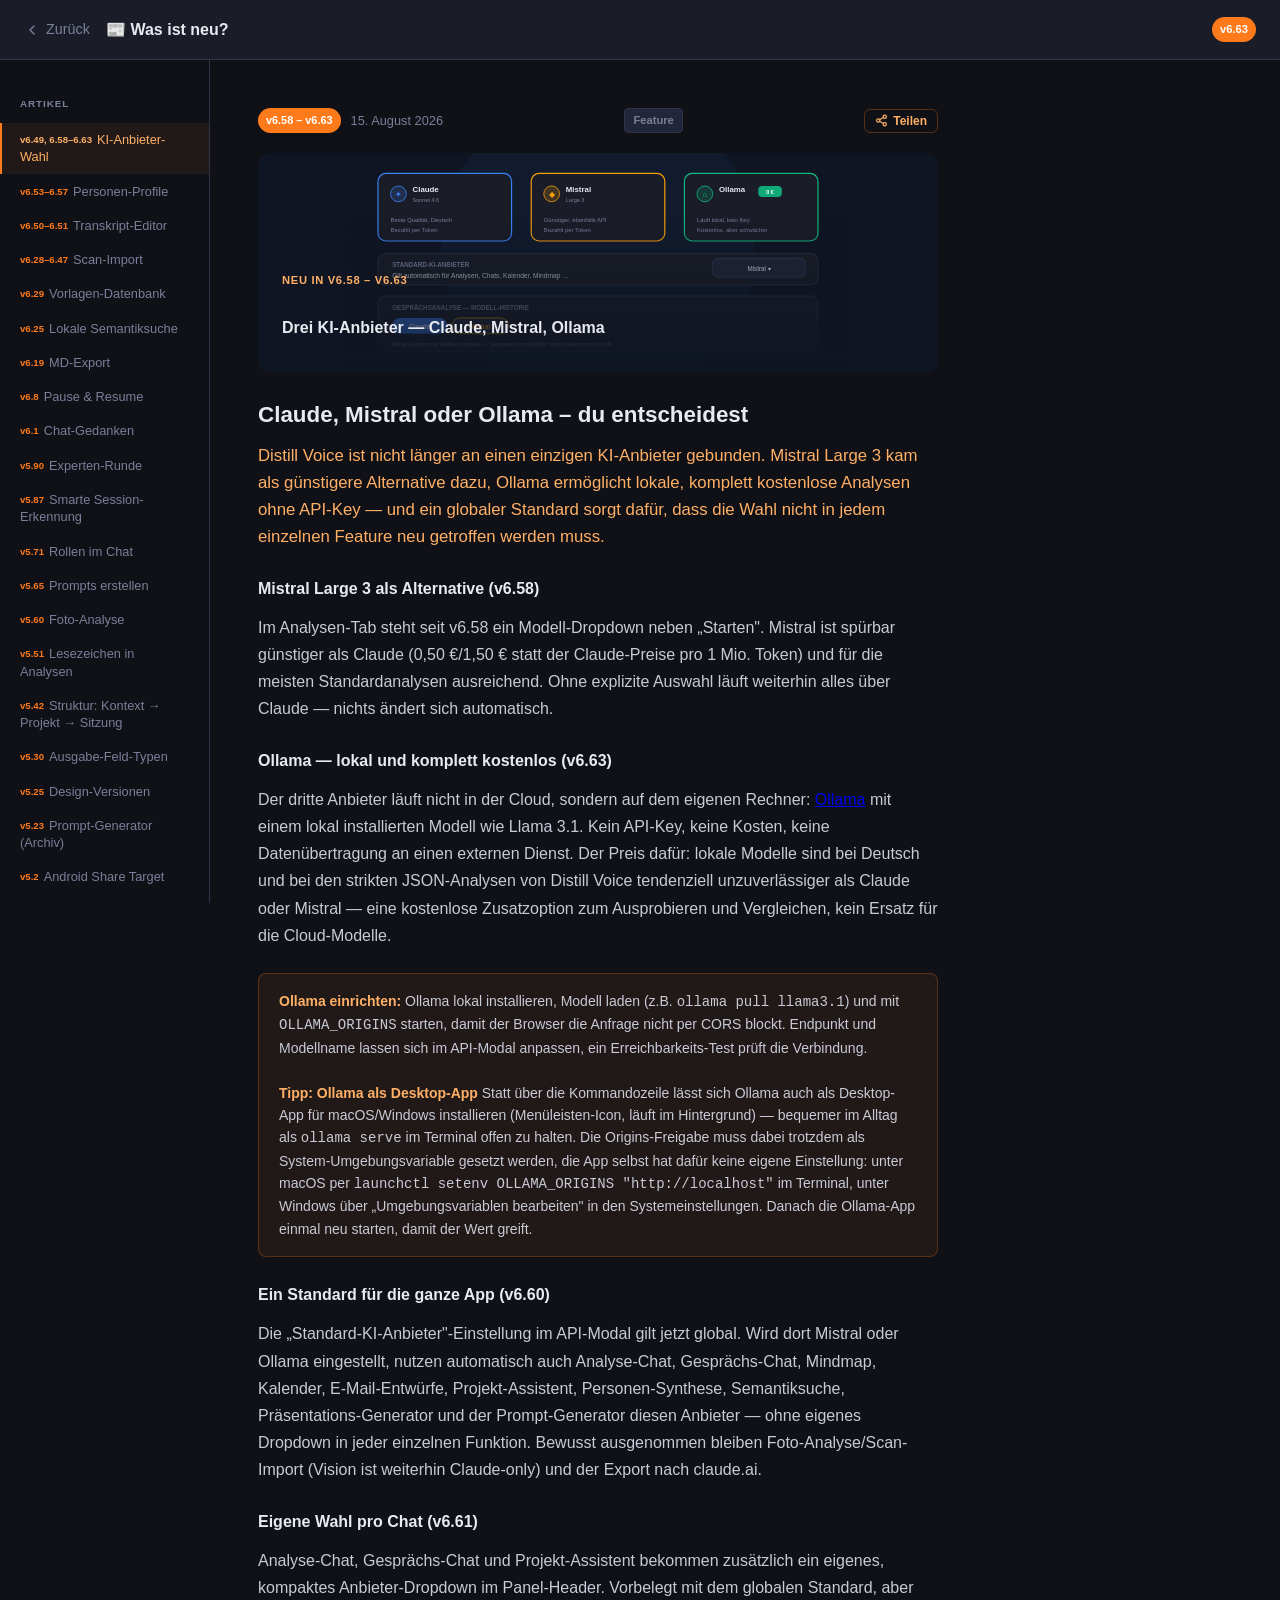
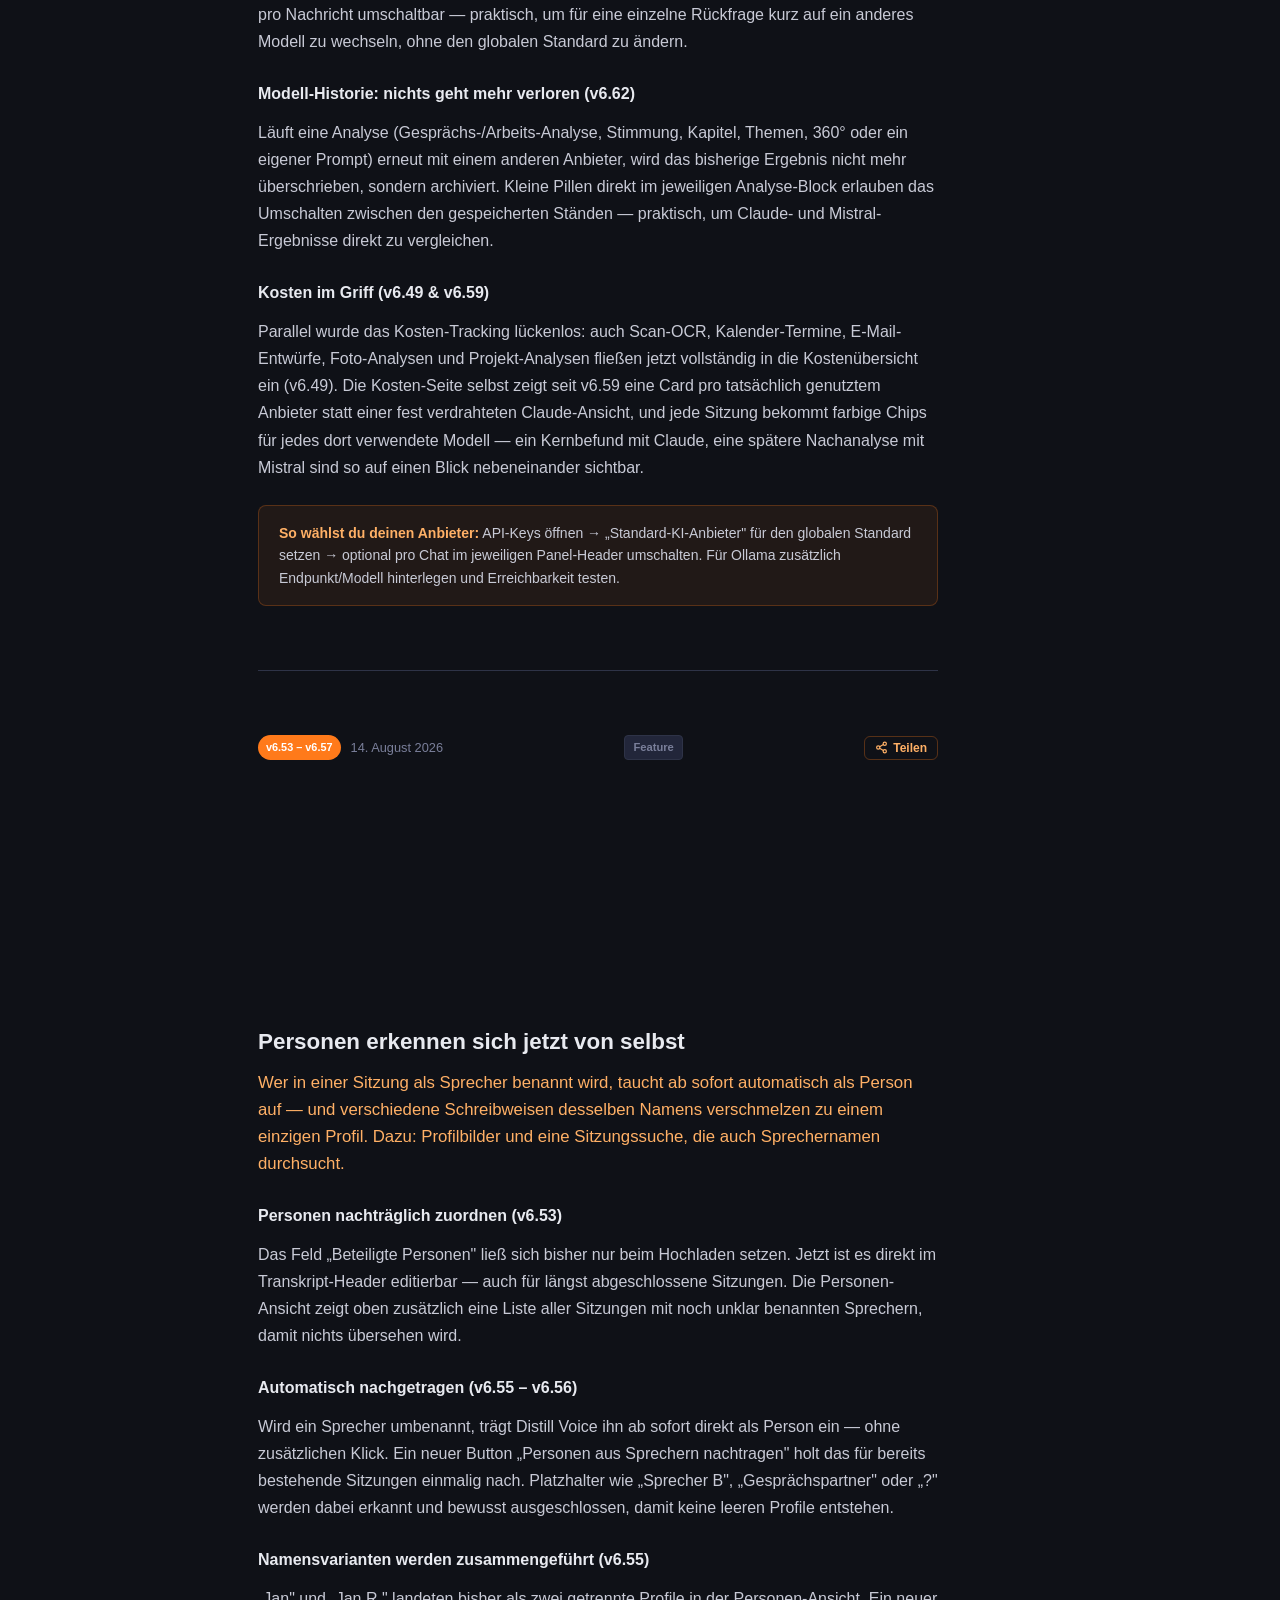
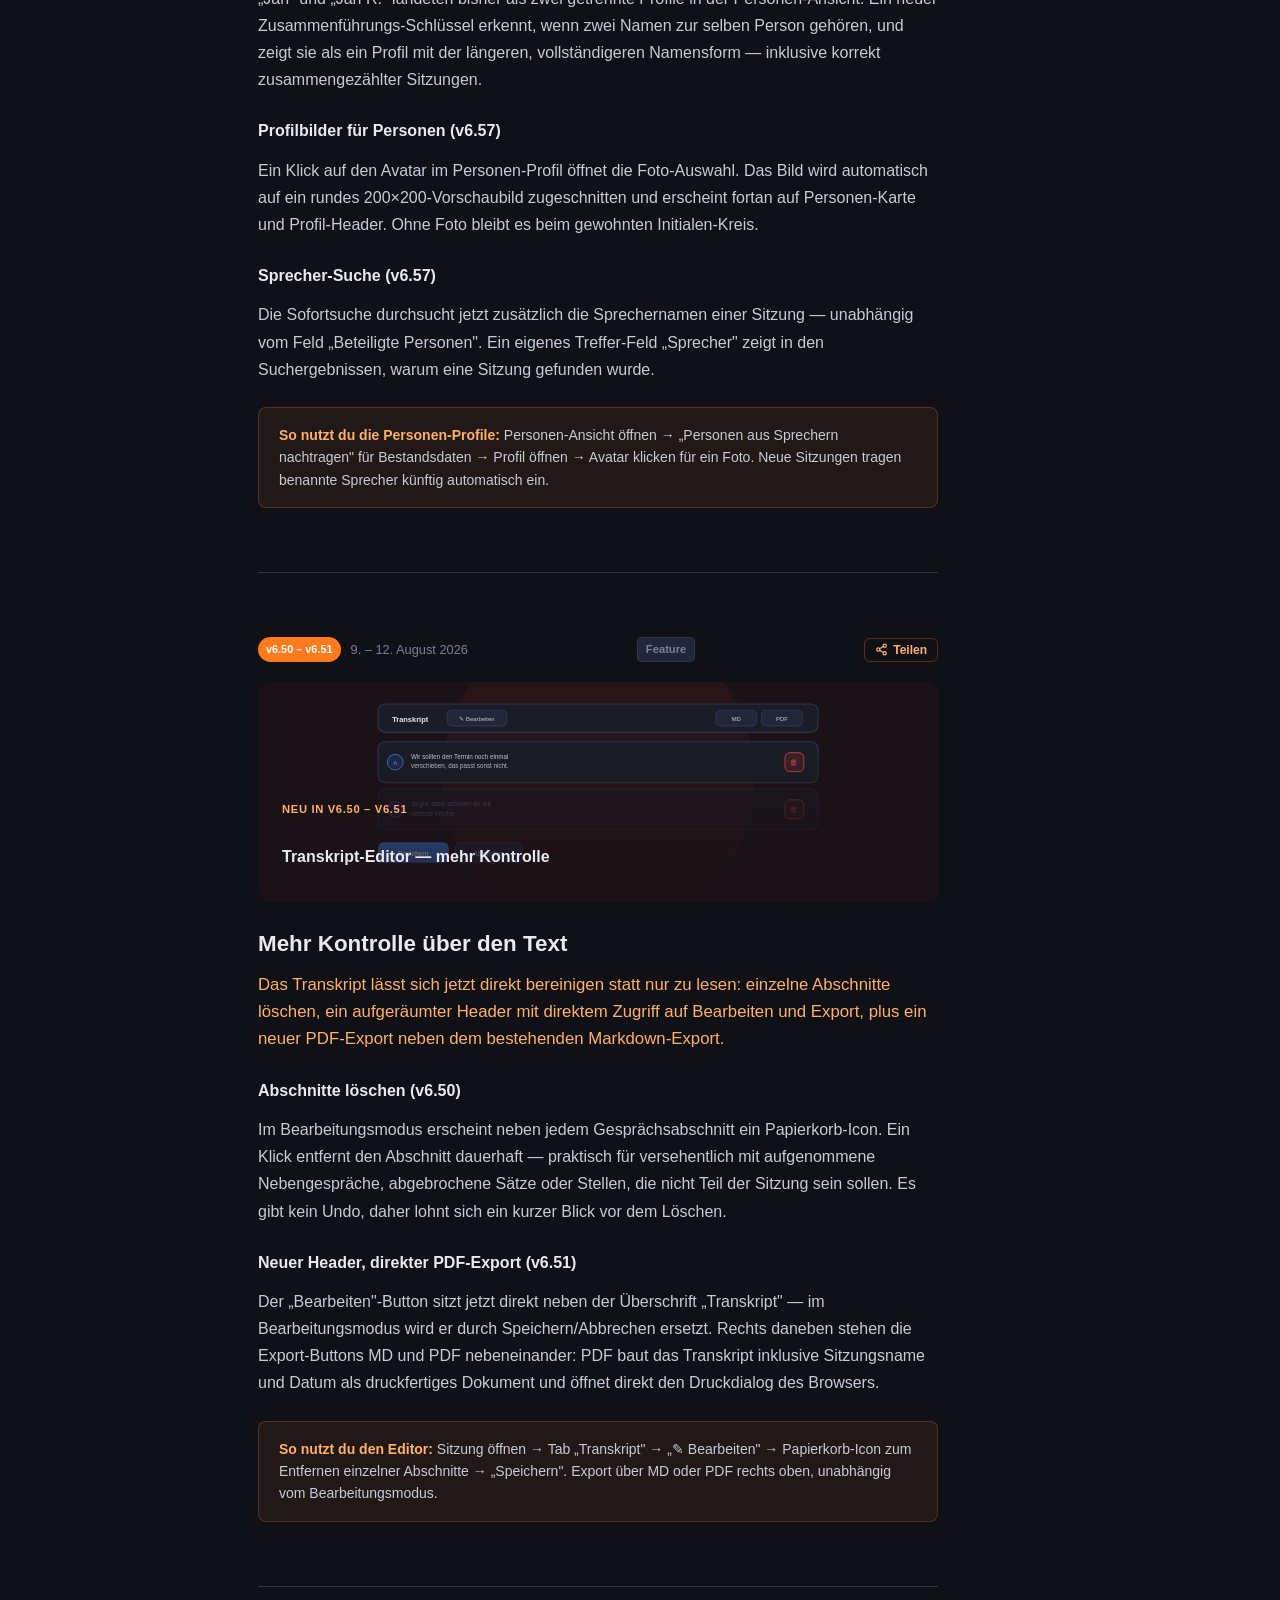
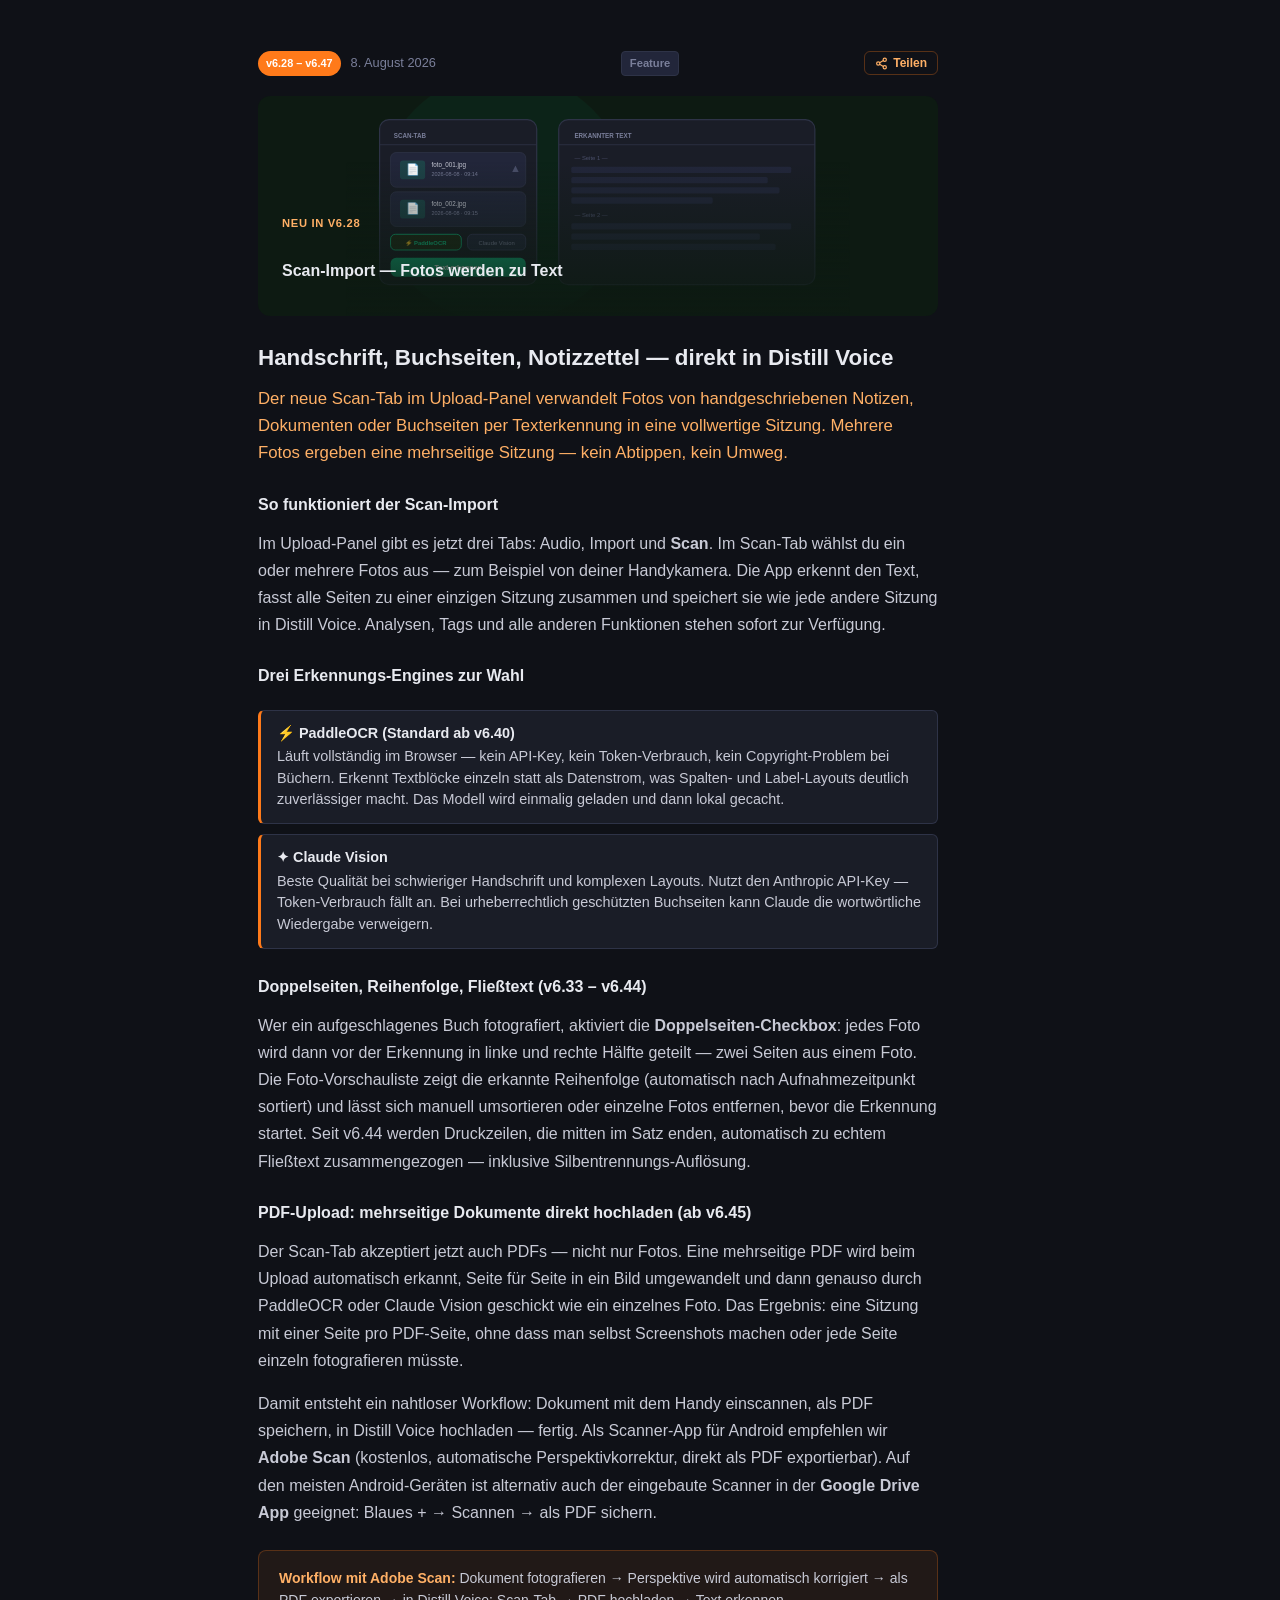
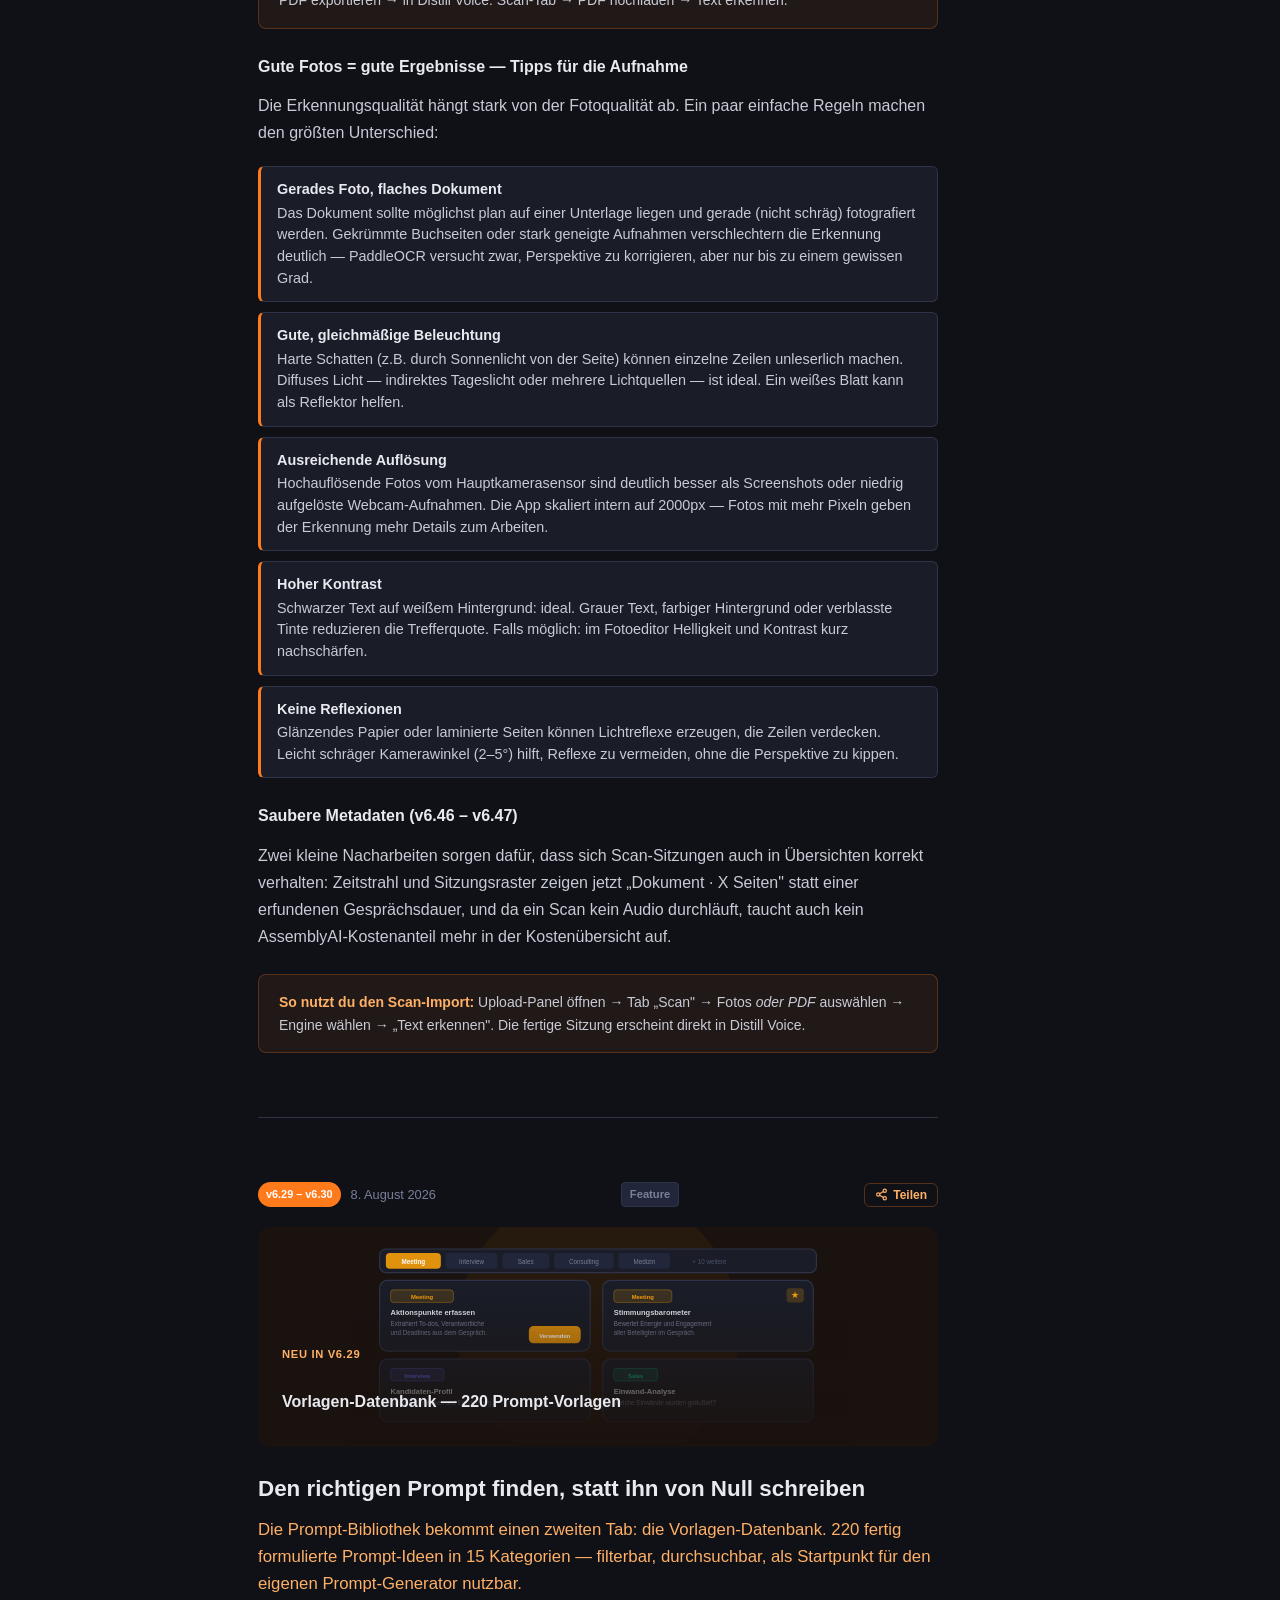
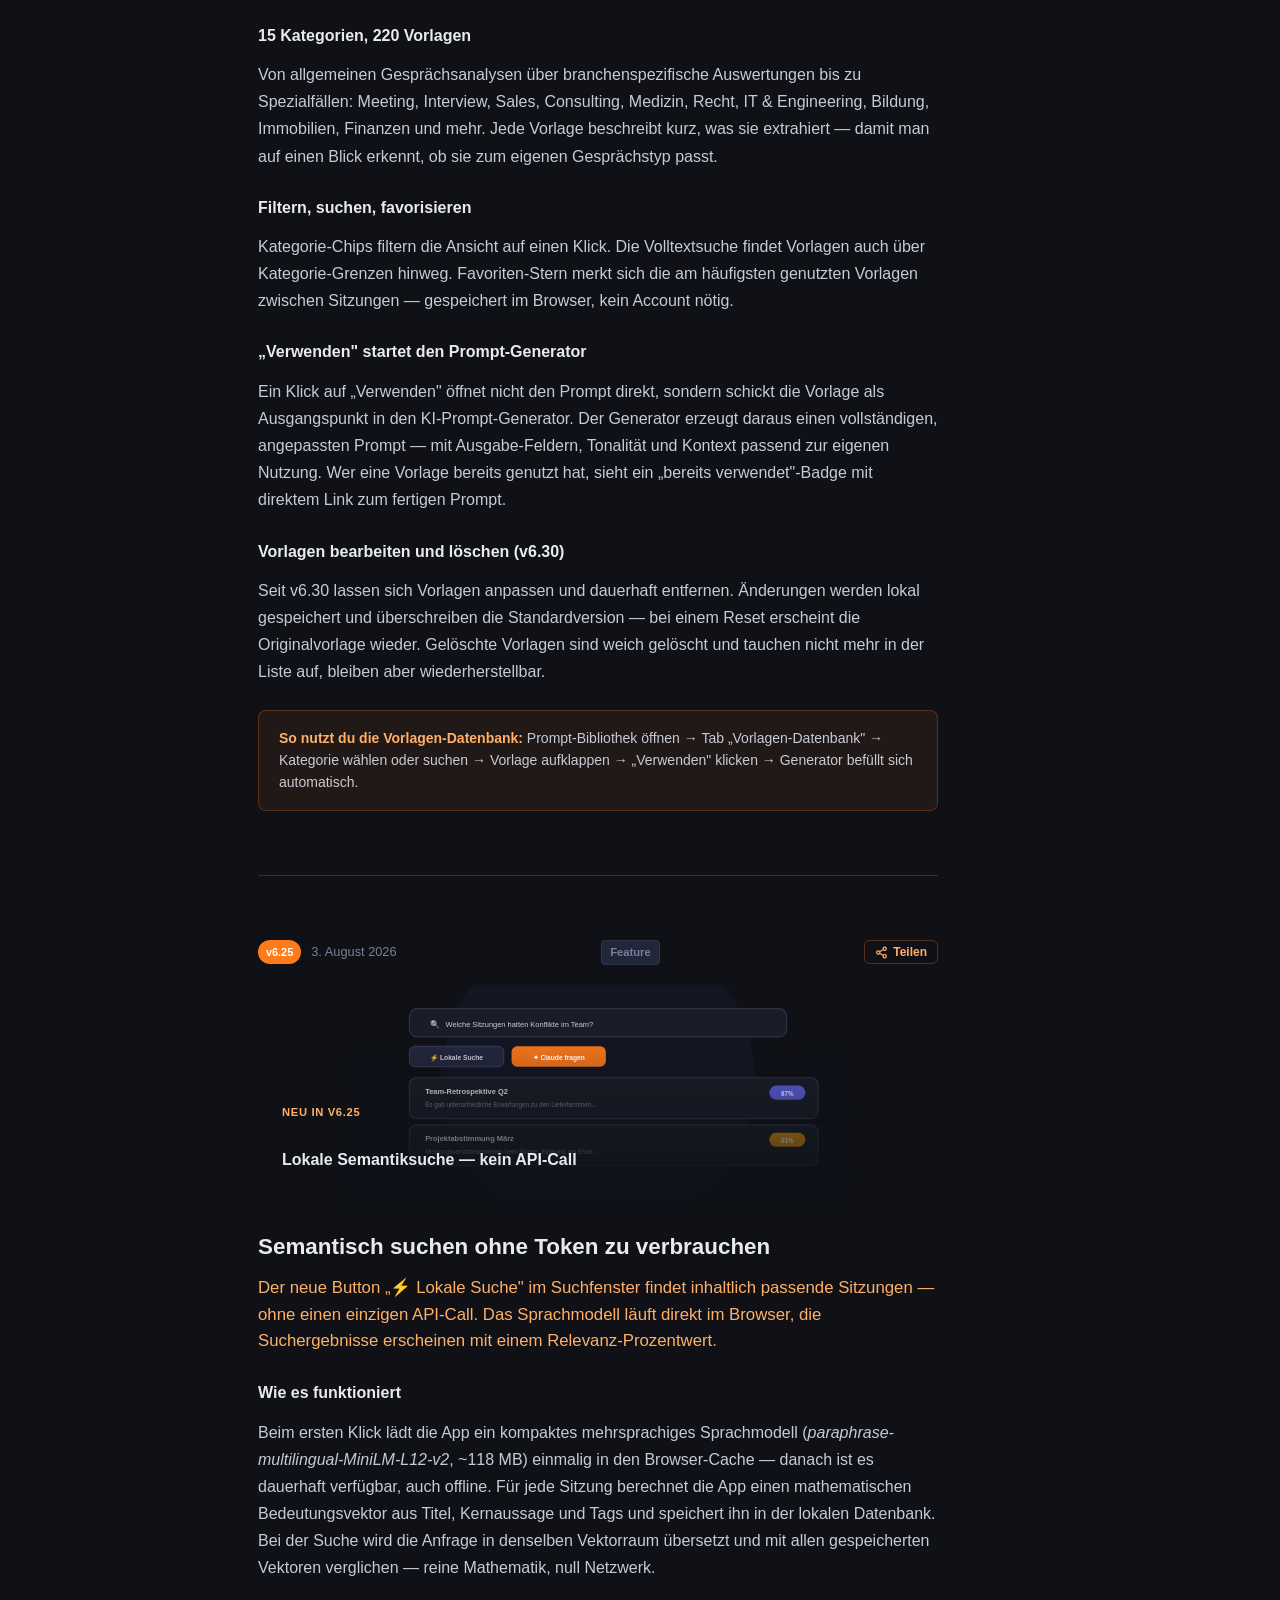
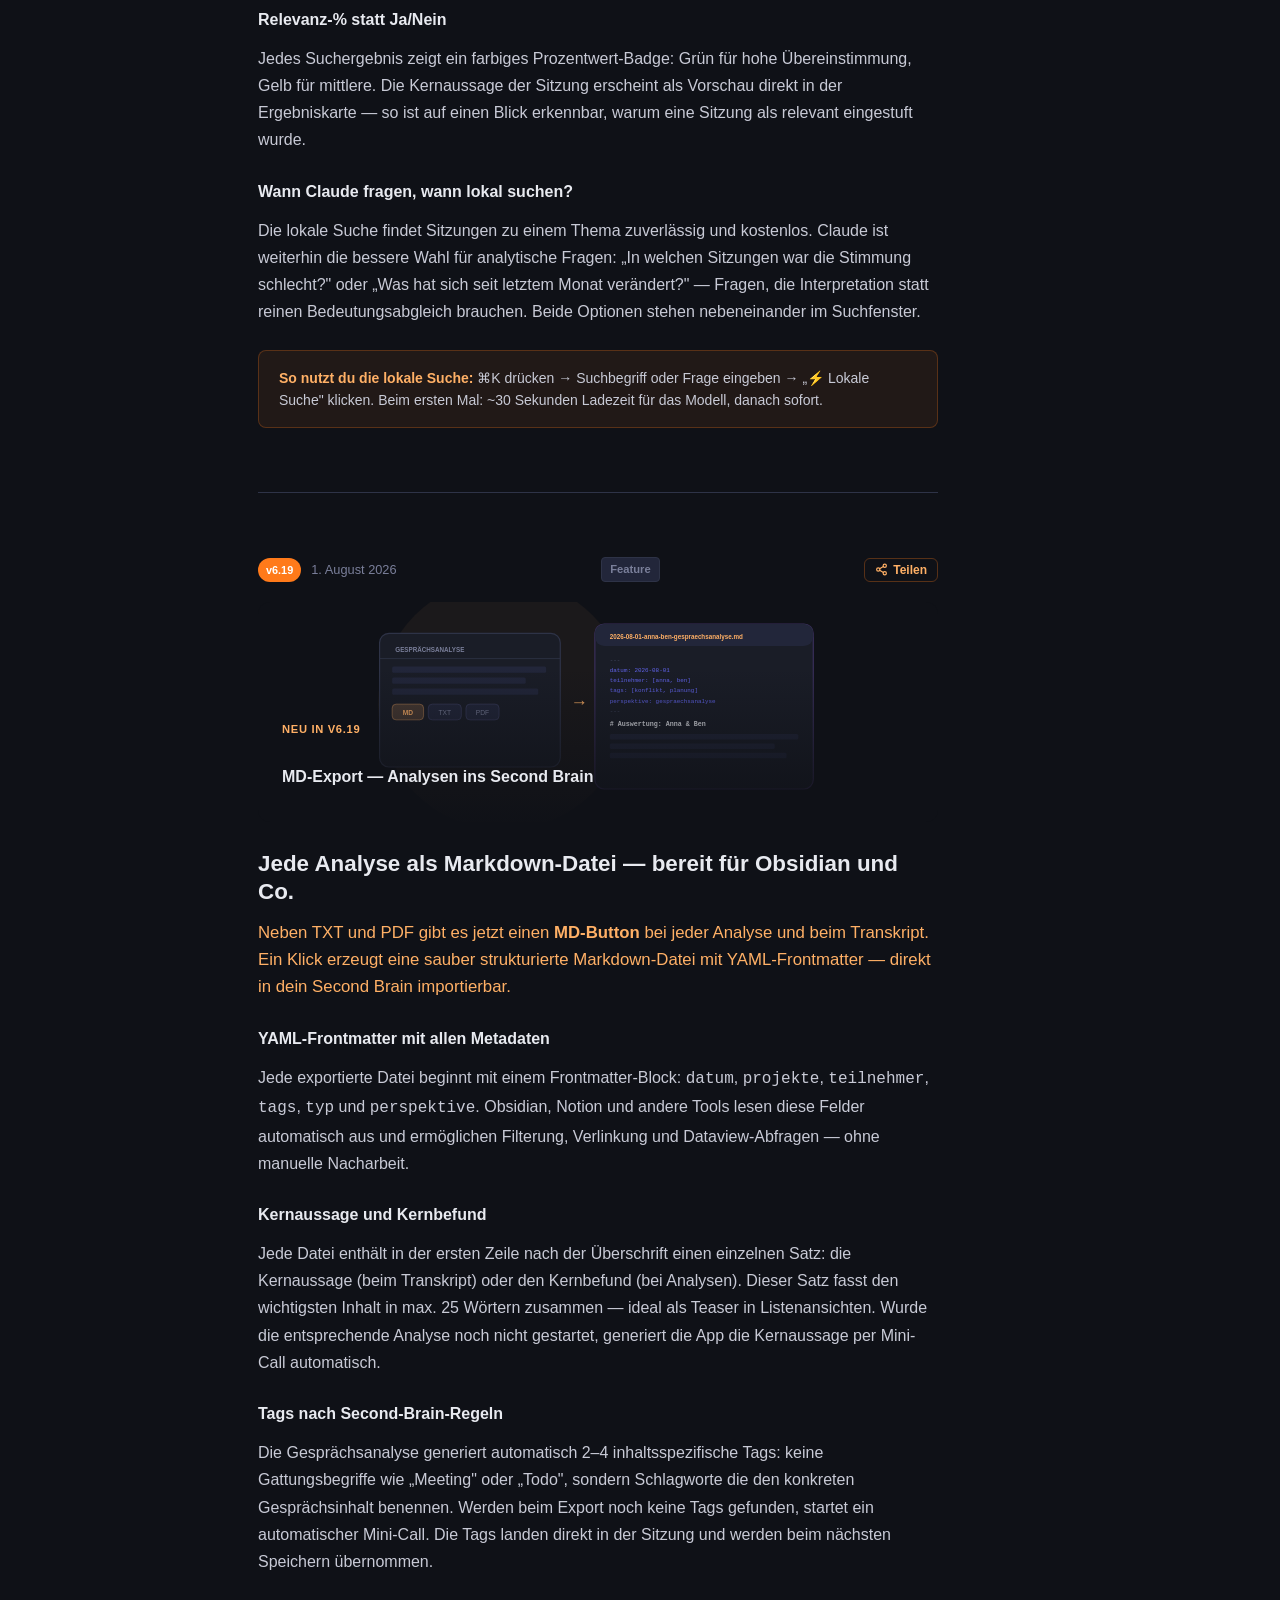
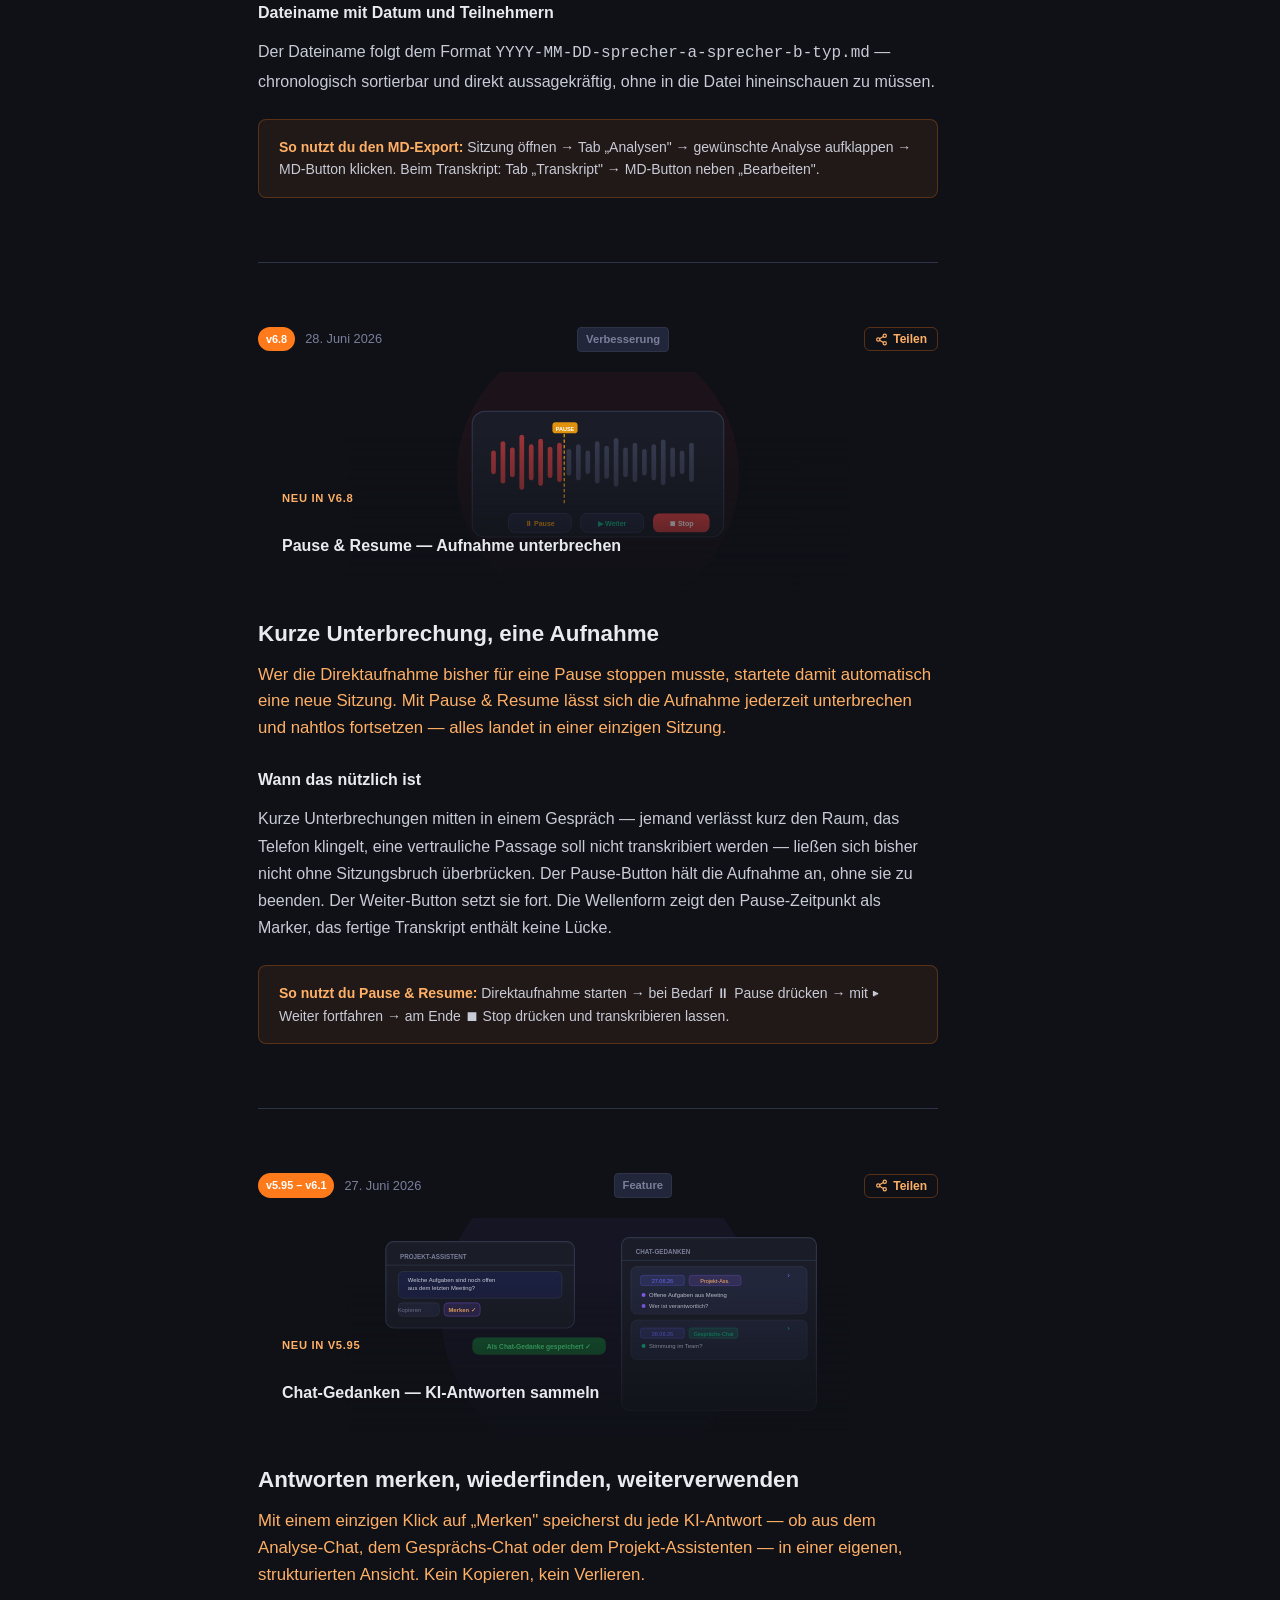
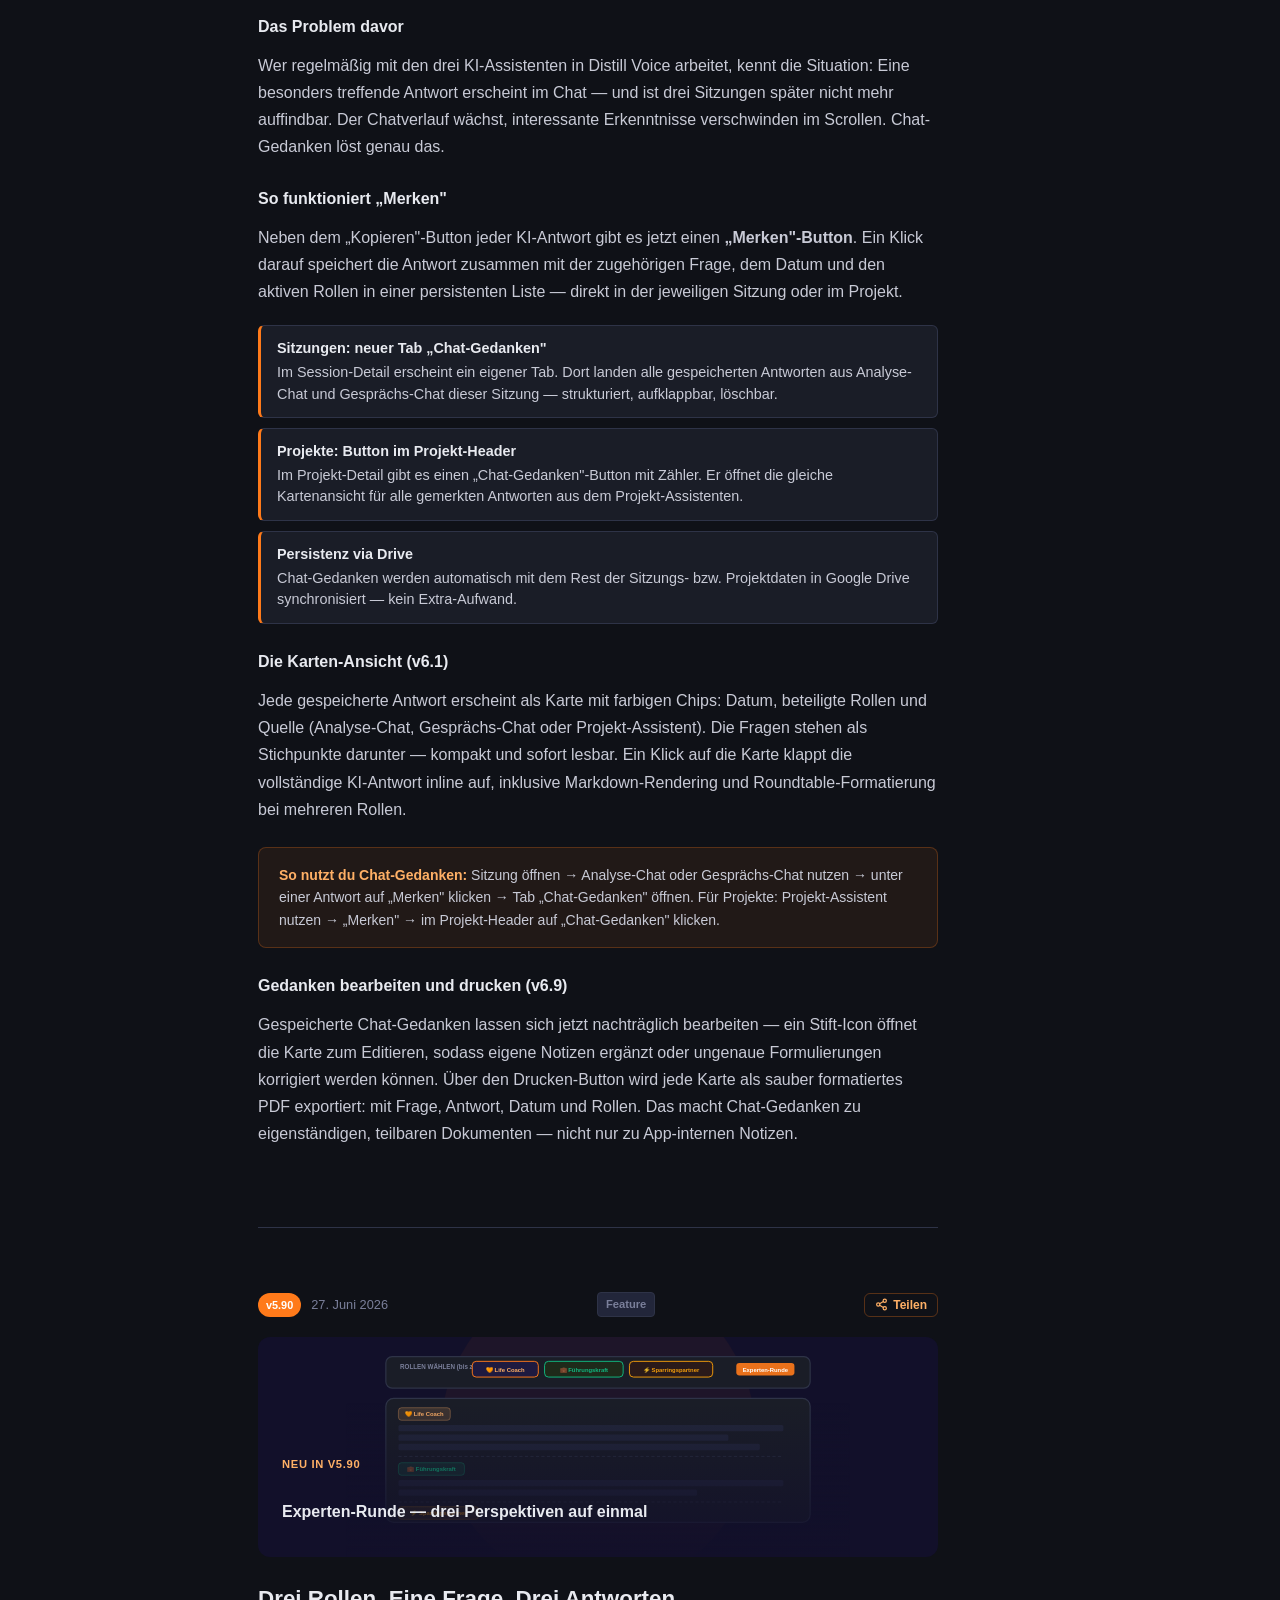
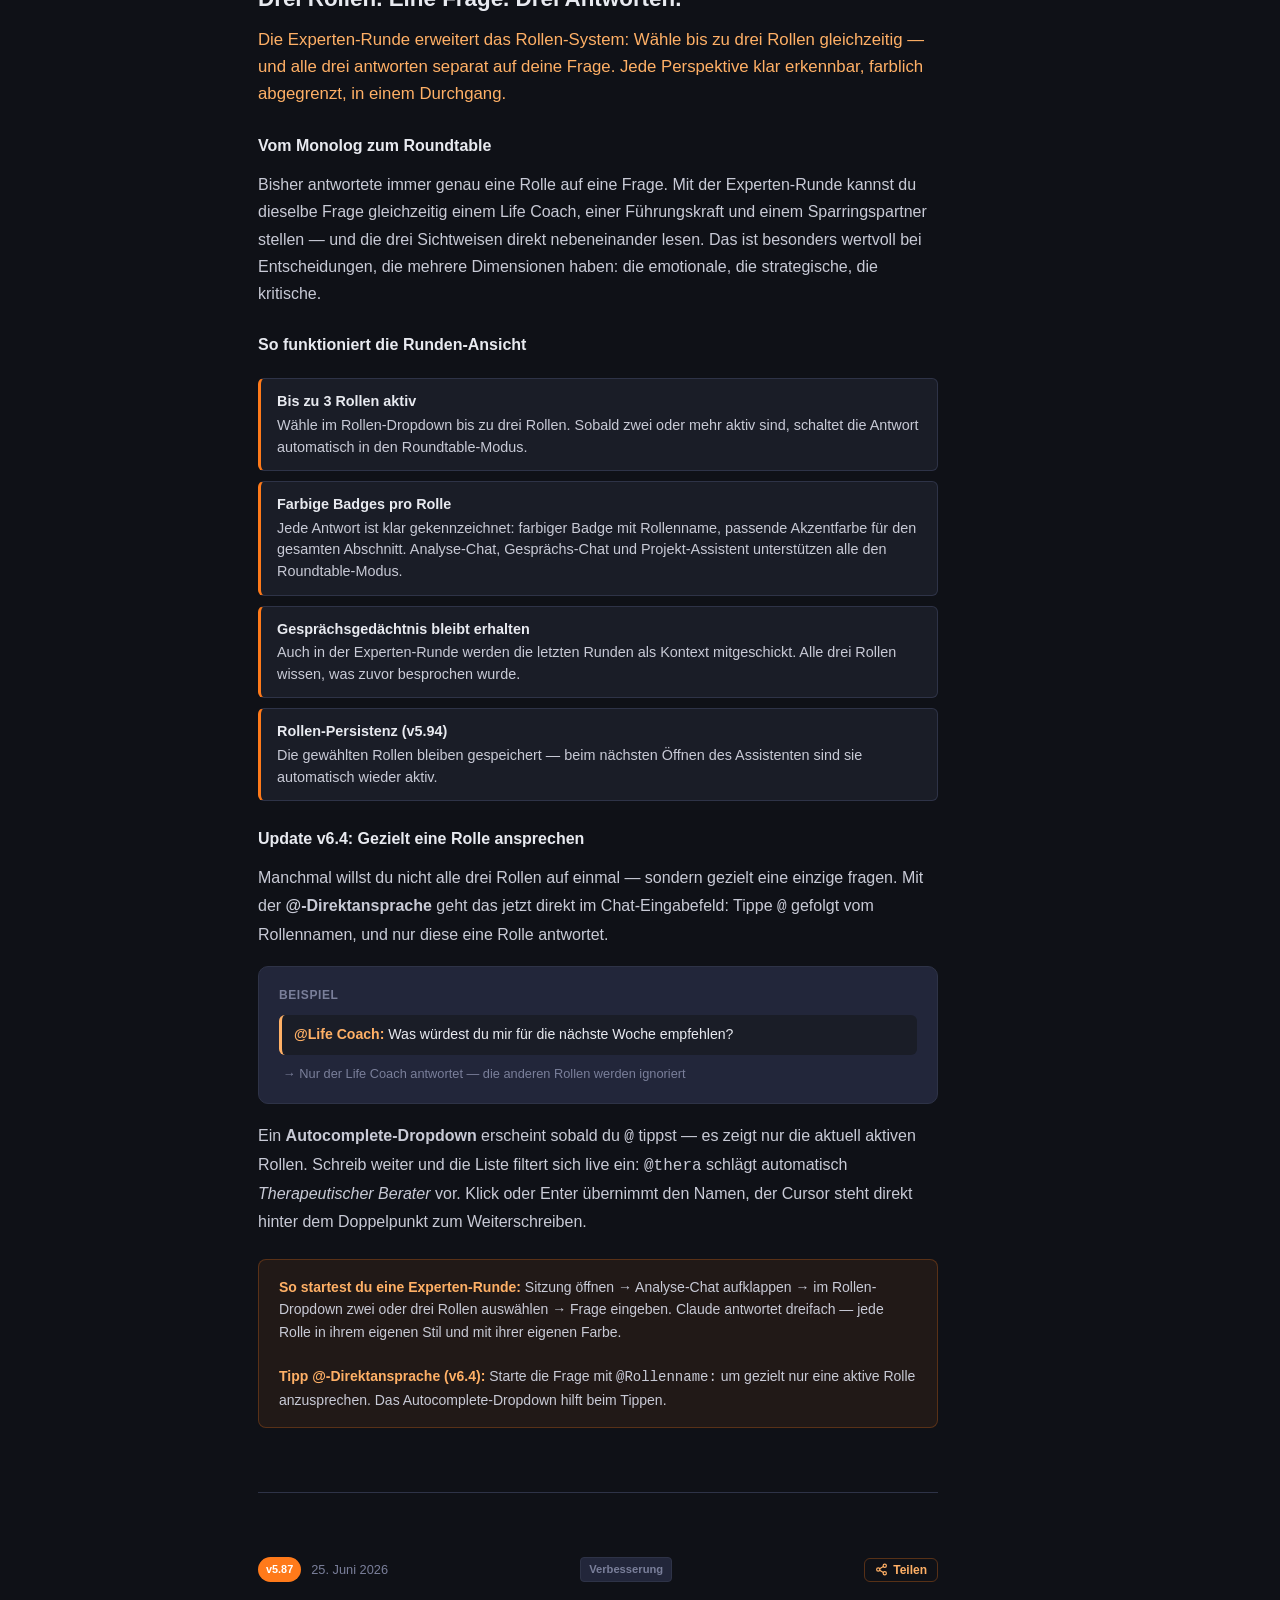
<file: news.html>
<!DOCTYPE html>
<html lang="de">
<head>
  <meta charset="UTF-8" />
  <meta name="viewport" content="width=device-width, initial-scale=1.0" />
  <title>Was ist neu – Distill Voice</title>

  <!-- Open Graph / Social Preview -->
  <meta property="og:type"        content="website" />
  <meta property="og:site_name"   content="Distill Voice" />
  <meta property="og:title"       content="Was ist neu – Distill Voice" />
  <meta property="og:description" content="Neue Features, Verbesserungen und Fixes im Überblick. Transkribieren, analysieren, verstehen." />
  <meta property="og:image"       content="https://dndesi.github.io/Transkriptions-Dashboard-Cloud/img/icon-512.png" />
  <meta property="og:url"         content="https://dndesi.github.io/Transkriptions-Dashboard-Cloud/news.html" />
  <meta name="twitter:card"       content="summary_large_image" />
  <meta name="twitter:title"      content="Was ist neu – Distill Voice" />
  <meta name="twitter:description" content="Neue Features, Verbesserungen und Fixes im Überblick." />
  <meta name="twitter:image"      content="https://dndesi.github.io/Transkriptions-Dashboard-Cloud/img/icon-512.png" />
  <style>
    :root {
      --bg:       #0f1117;
      --surface:  #1a1d27;
      --surface2: #22263a;
      --border:   #2e3347;
      --text:     #e8eaf0;
      --muted:    #7a7f9a;
      --accent:   #ff7a1a;
      --accent2:  #ffb066;
    }
    *, *::before, *::after { box-sizing: border-box; margin: 0; padding: 0; }

    html { scroll-behavior: smooth; }

    body {
      background: var(--bg);
      color: var(--text);
      font-family: -apple-system, BlinkMacSystemFont, 'Segoe UI', Roboto, sans-serif;
      font-size: 16px;
      line-height: 1.7;
    }

    /* ── Header ── */
    .news-header {
      background: var(--surface);
      border-bottom: 1px solid var(--border);
      padding: 16px 24px;
      display: flex;
      align-items: center;
      gap: 16px;
      position: sticky;
      top: 0;
      z-index: 100;
    }
    .news-header a.back {
      color: var(--muted);
      text-decoration: none;
      font-size: 0.9rem;
      display: flex;
      align-items: center;
      gap: 6px;
      transition: color 0.2s;
    }
    .news-header a.back:hover { color: var(--text); }
    .news-header h1 {
      font-size: 1rem;
      font-weight: 700;
      color: var(--text);
    }
    .news-header .badge {
      margin-left: auto;
      background: var(--accent);
      color: #fff;
      font-size: 0.7rem;
      font-weight: 700;
      padding: 3px 8px;
      border-radius: 20px;
    }

    /* ── Two-column layout ── */
    .news-layout {
      display: flex;
      min-height: calc(100vh - 57px);
    }

    /* ── Sidebar ── */
    .news-sidebar {
      width: 210px;
      flex-shrink: 0;
      padding: 36px 0 80px 0;
      position: sticky;
      top: 57px;
      height: calc(100vh - 57px);
      overflow-y: auto;
      border-right: 1px solid var(--border);
    }
    .news-sidebar::-webkit-scrollbar { width: 4px; }
    .news-sidebar::-webkit-scrollbar-track { background: transparent; }
    .news-sidebar::-webkit-scrollbar-thumb { background: var(--border); border-radius: 4px; }

    .news-sidebar-title {
      font-size: 0.62rem;
      font-weight: 700;
      text-transform: uppercase;
      letter-spacing: 0.09em;
      color: var(--muted);
      margin-bottom: 10px;
      padding: 0 20px;
    }

    .news-sidebar-link {
      display: block;
      padding: 8px 20px 8px 18px;
      color: var(--muted);
      text-decoration: none;
      font-size: 0.8rem;
      line-height: 1.35;
      margin-bottom: 1px;
      transition: color 0.15s, background 0.15s;
      border-left: 2px solid transparent;
    }
    .news-sidebar-link:hover {
      color: var(--text);
      background: var(--surface2);
    }
    .news-sidebar-link.active {
      color: var(--accent2);
      border-left-color: var(--accent);
      background: color-mix(in srgb, var(--accent) 8%, transparent);
    }
    .news-sidebar-version {
      display: inline-block;
      font-size: 0.6rem;
      font-weight: 700;
      color: var(--accent);
      margin-right: 5px;
      vertical-align: 1px;
    }
    .news-sidebar-link.active .news-sidebar-version {
      color: var(--accent2);
    }

    /* ── Main content ── */
    .news-container {
      flex: 1;
      min-width: 0;
      max-width: 760px;
      padding: 48px 32px 80px 48px;
    }

    /* ── Artikel ── */
    .news-article {
      margin-bottom: 64px;
      padding-bottom: 64px;
      border-bottom: 1px solid var(--border);
      scroll-margin-top: 80px;
    }
    .news-article:last-child {
      border-bottom: none;
      margin-bottom: 0;
    }

    /* ── Meta ── */
    .news-meta {
      display: flex;
      align-items: center;
      gap: 10px;
      margin-bottom: 20px;
    }
    .news-version {
      background: var(--accent);
      color: #fff;
      font-size: 0.68rem;
      font-weight: 700;
      padding: 3px 8px;
      border-radius: 20px;
    }
    .news-date {
      color: var(--muted);
      font-size: 0.8rem;
    }
    .news-category {
      margin-left: auto;
      background: var(--surface2);
      border: 1px solid var(--border);
      color: var(--muted);
      font-size: 0.7rem;
      font-weight: 600;
      padding: 2px 8px;
      border-radius: 4px;
    }

    /* ── Hero ── */
    .news-tile-hero {
      position: relative;
      border-radius: 12px;
      overflow: hidden;
      height: 220px;
      margin-bottom: 28px;
    }
    .news-tile-hero-text {
      position: absolute;
      bottom: 20px;
      left: 24px;
      z-index: 2;
    }
    .news-tile-hero-text span {
      display: block;
      font-size: 0.7rem;
      font-weight: 700;
      color: var(--accent2);
      margin-bottom: 4px;
      text-transform: uppercase;
      letter-spacing: 0.06em;
    }
    .news-tile-hero-text h3 {
      font-size: 1.35rem;
      font-weight: 800;
      color: #fff;
    }

    /* ── Artikel-Text ── */
    .news-article h2 {
      font-size: 1.4rem;
      font-weight: 800;
      line-height: 1.25;
      margin-bottom: 14px;
    }
    .news-article h3 {
      font-size: 1rem;
      font-weight: 700;
      margin: 24px 0 12px;
      color: var(--text);
    }
    .news-article .lead {
      font-size: 1.05rem;
      color: var(--accent2);
      font-weight: 500;
      line-height: 1.6;
      margin-bottom: 20px;
    }
    .news-article p {
      color: #c8cad6;
      margin-bottom: 16px;
    }

    /* ── Feature-List ── */
    .news-feature-list {
      list-style: none;
      margin: 20px 0 24px;
      display: flex;
      flex-direction: column;
      gap: 10px;
    }
    .news-feature-list li {
      padding: 12px 16px;
      background: var(--surface);
      border: 1px solid var(--border);
      border-left: 3px solid var(--accent);
      border-radius: 6px;
      font-size: 0.9rem;
      color: #c8cad6;
      line-height: 1.5;
    }
    .news-feature-list li strong {
      color: var(--text);
      display: block;
      margin-bottom: 2px;
    }

    /* ── Share-Button ── */
    .news-share-btn {
      margin-left: auto;
      display: inline-flex;
      align-items: center;
      gap: 5px;
      padding: 4px 10px;
      border: 1px solid color-mix(in srgb, var(--accent) 30%, transparent);
      border-radius: 6px;
      background: transparent;
      color: var(--accent2);
      font-size: 0.75rem;
      font-weight: 600;
      cursor: pointer;
      transition: background 0.15s, border-color 0.15s;
      text-decoration: none;
    }
    .news-share-btn:hover { background: color-mix(in srgb, var(--accent) 12%, transparent); border-color: color-mix(in srgb, var(--accent) 60%, transparent); }
    .news-share-btn svg { flex-shrink: 0; }

    /* ── Info-Box ── */
    .news-info-box {
      margin-top: 24px;
      padding: 16px 20px;
      background: color-mix(in srgb, var(--accent) 8%, transparent);
      border: 1px solid color-mix(in srgb, var(--accent) 25%, transparent);
      border-radius: 8px;
      font-size: 0.875rem;
      color: #c8cad6;
      line-height: 1.6;
    }
    .news-info-box strong {
      color: var(--accent2);
    }

    /* ── Typ-Grid (Feldtypen-Artikel) ── */
    .news-type-grid {
      display: grid;
      grid-template-columns: 1fr 1fr;
      gap: 10px;
      margin: 20px 0 24px;
    }
    .news-type-card {
      background: var(--surface);
      border: 1px solid var(--border);
      border-radius: 8px;
      padding: 12px 14px;
    }
    .news-type-card-name {
      font-size: 0.75rem;
      font-weight: 700;
      color: var(--accent2);
      margin-bottom: 4px;
    }
    .news-type-card-desc {
      font-size: 0.8rem;
      color: var(--muted);
      line-height: 1.4;
    }

    /* ── Mobile ── */
    @media (max-width: 768px) {
      .news-layout { display: block; }
      .news-sidebar { display: none; }
      .news-container { padding: 32px 20px 60px; max-width: 100%; }
      .news-type-grid { grid-template-columns: 1fr; }
    }
  </style>
</head>
<body>

<header class="news-header">
  <a href="index.html" class="back">
    <svg width="16" height="16" viewBox="0 0 24 24" fill="none" stroke="currentColor" stroke-width="2" stroke-linecap="round" stroke-linejoin="round"><polyline points="15 18 9 12 15 6"/></svg>
    Zurück
  </a>
  <h1>📰 Was ist neu?</h1>
  <span class="badge">v6.63</span>
</header>

<div class="news-layout">

  <!-- ── Sidebar-Navigation ── -->
  <nav class="news-sidebar" aria-label="Artikel-Navigation">
    <p class="news-sidebar-title">Artikel</p>
    <a href="#ki-anbieter"      class="news-sidebar-link" data-id="ki-anbieter"><span class="news-sidebar-version">v6.49, 6.58–6.63</span>KI-Anbieter-Wahl</a>
    <a href="#personen-profile" class="news-sidebar-link" data-id="personen-profile"><span class="news-sidebar-version">v6.53–6.57</span>Personen-Profile</a>
    <a href="#transkript-editor" class="news-sidebar-link" data-id="transkript-editor"><span class="news-sidebar-version">v6.50–6.51</span>Transkript-Editor</a>
    <a href="#scan-import"      class="news-sidebar-link" data-id="scan-import"><span class="news-sidebar-version">v6.28–6.47</span>Scan-Import</a>
    <a href="#vorlagen"          class="news-sidebar-link" data-id="vorlagen"><span class="news-sidebar-version">v6.29</span>Vorlagen-Datenbank</a>
    <a href="#lokale-suche"      class="news-sidebar-link" data-id="lokale-suche"><span class="news-sidebar-version">v6.25</span>Lokale Semantiksuche</a>
    <a href="#md-export"         class="news-sidebar-link" data-id="md-export"><span class="news-sidebar-version">v6.19</span>MD-Export</a>
    <a href="#pause-resume"      class="news-sidebar-link" data-id="pause-resume"><span class="news-sidebar-version">v6.8</span>Pause &amp; Resume</a>
    <a href="#chat-gedanken"    class="news-sidebar-link" data-id="chat-gedanken"><span class="news-sidebar-version">v6.1</span>Chat-Gedanken</a>
    <a href="#experten-runde"   class="news-sidebar-link" data-id="experten-runde"><span class="news-sidebar-version">v5.90</span>Experten-Runde</a>
    <a href="#session-erkennung" class="news-sidebar-link" data-id="session-erkennung"><span class="news-sidebar-version">v5.87</span>Smarte Session-Erkennung</a>
    <a href="#rollen"           class="news-sidebar-link" data-id="rollen"><span class="news-sidebar-version">v5.71</span>Rollen im Chat</a>
    <a href="#prompt-erstellen" class="news-sidebar-link" data-id="prompt-erstellen"><span class="news-sidebar-version">v5.65</span>Prompts erstellen</a>
    <a href="#fotos"            class="news-sidebar-link" data-id="fotos"><span class="news-sidebar-version">v5.60</span>Foto-Analyse</a>
    <a href="#lesezeichen"      class="news-sidebar-link" data-id="lesezeichen"><span class="news-sidebar-version">v5.51</span>Lesezeichen in Analysen</a>
    <a href="#kontakte-themen"  class="news-sidebar-link" data-id="kontakte-themen"><span class="news-sidebar-version">v5.42</span>Struktur: Kontext → Projekt → Sitzung</a>
    <a href="#ausgabe-felder"   class="news-sidebar-link" data-id="ausgabe-felder"><span class="news-sidebar-version">v5.30</span>Ausgabe-Feld-Typen</a>
    <a href="#design-versionen" class="news-sidebar-link" data-id="design-versionen"><span class="news-sidebar-version">v5.25</span>Design-Versionen</a>
    <a href="#prompt-generator" class="news-sidebar-link" data-id="prompt-generator"><span class="news-sidebar-version">v5.23</span>Prompt-Generator (Archiv)</a>
    <a href="#share-target"     class="news-sidebar-link" data-id="share-target"><span class="news-sidebar-version">v5.2</span>Android Share Target</a>
    <a href="#audio-delete"     class="news-sidebar-link" data-id="audio-delete"><span class="news-sidebar-version">v5.1</span>Audio Auto-Delete</a>
    <a href="#prompts-sync"     class="news-sidebar-link" data-id="prompts-sync"><span class="news-sidebar-version">v5.0</span>Prompts-Sync</a>
    <a href="#pwa"              class="news-sidebar-link" data-id="pwa"><span class="news-sidebar-version">v4.89</span>PWA-Installation</a>
  </nav>

  <!-- ── Artikel-Feed ── -->
  <main class="news-container">


    <!-- ════════════════════════════════════════
         ARTIKEL: KI-Anbieter-Wahl (v6.49, v6.58 – v6.63)
         ════════════════════════════════════════ -->
    <article class="news-article" id="ki-anbieter">
      <div class="news-meta">
        <span class="news-version">v6.58 – v6.63</span>
        <span class="news-date">15. August 2026</span>
        <span class="news-category">Feature</span>
      </div>

      <div class="news-tile-hero" style="background:#0f1522">
        <svg viewBox="0 0 640 280" xmlns="http://www.w3.org/2000/svg" style="position:absolute;inset:0;width:100%;height:100%">
          <defs><linearGradient id="nh_ai" x1="0" y1="0" x2="0" y2="1"><stop offset="30%" stop-color="#0f1522" stop-opacity="0"/><stop offset="100%" stop-color="#0f1522" stop-opacity="0.95"/></linearGradient></defs>
          <circle cx="320" cy="120" r="200" fill="#3b82f6" opacity="0.05"/>
          <!-- Anbieter-Karten -->
          <rect x="40" y="26" width="170" height="86" rx="10" fill="#1a1d27" stroke="#3b82f6" stroke-width="1.5"/>
          <circle cx="66" cy="52" r="10" fill="rgba(59,130,246,0.18)" stroke="#3b82f6" stroke-width="1"/>
          <text x="66" y="56" font-size="10" fill="#3b82f6" font-family="sans-serif" text-anchor="middle">✦</text>
          <text x="84" y="50" font-size="10" fill="#e8eaf0" font-family="sans-serif" font-weight="700">Claude</text>
          <text x="84" y="62" font-size="7" fill="#7a7f9a" font-family="sans-serif">Sonnet 4.6</text>
          <text x="56" y="88" font-size="7.5" fill="#7a7f9a" font-family="sans-serif">Beste Qualität, Deutsch</text>
          <text x="56" y="100" font-size="7.5" fill="#7a7f9a" font-family="sans-serif">Bezahlt per Token</text>

          <rect x="235" y="26" width="170" height="86" rx="10" fill="#1a1d27" stroke="#f59e0b" stroke-width="1.5"/>
          <circle cx="261" cy="52" r="10" fill="rgba(245,158,11,0.18)" stroke="#f59e0b" stroke-width="1"/>
          <text x="261" y="56" font-size="10" fill="#f59e0b" font-family="sans-serif" text-anchor="middle">◆</text>
          <text x="279" y="50" font-size="10" fill="#e8eaf0" font-family="sans-serif" font-weight="700">Mistral</text>
          <text x="279" y="62" font-size="7" fill="#7a7f9a" font-family="sans-serif">Large 3</text>
          <text x="251" y="88" font-size="7.5" fill="#7a7f9a" font-family="sans-serif">Günstiger, ebenfalls API</text>
          <text x="251" y="100" font-size="7.5" fill="#7a7f9a" font-family="sans-serif">Bezahlt per Token</text>

          <rect x="430" y="26" width="170" height="86" rx="10" fill="#1a1d27" stroke="#10b981" stroke-width="1.5"/>
          <circle cx="456" cy="52" r="10" fill="rgba(16,185,129,0.18)" stroke="#10b981" stroke-width="1"/>
          <text x="456" y="56" font-size="10" fill="#10b981" font-family="sans-serif" text-anchor="middle">⌂</text>
          <text x="474" y="50" font-size="10" fill="#e8eaf0" font-family="sans-serif" font-weight="700">Ollama</text>
          <rect x="524" y="42" width="30" height="14" rx="5" fill="#10b981" opacity="0.9"/>
          <text x="539" y="52" font-size="7" fill="#fff" font-family="sans-serif" text-anchor="middle" font-weight="700">0 €</text>
          <text x="446" y="88" font-size="7.5" fill="#7a7f9a" font-family="sans-serif">Läuft lokal, kein Key</text>
          <text x="446" y="100" font-size="7.5" fill="#7a7f9a" font-family="sans-serif">Kostenlos, aber schwächer</text>

          <!-- Standard-Auswahl -->
          <rect x="40" y="128" width="560" height="40" rx="9" fill="#1a1d27" stroke="#2e3347" stroke-width="1.2"/>
          <text x="58" y="145" font-size="8" fill="#7a7f9a" font-family="sans-serif" font-weight="700">STANDARD-KI-ANBIETER</text>
          <text x="58" y="159" font-size="8.5" fill="#c8cad6" font-family="sans-serif">Gilt automatisch für Analysen, Chats, Kalender, Mindmap …</text>
          <rect x="466" y="134" width="118" height="24" rx="6" fill="#22263a" stroke="#3a3d5c" stroke-width="1"/>
          <text x="525" y="150" font-size="8" fill="#e8eaf0" font-family="sans-serif" text-anchor="middle">Mistral ▾</text>

          <!-- Modell-Historie Pillen -->
          <rect x="40" y="182" width="560" height="70" rx="9" fill="#1a1d27" stroke="#2e3347" stroke-width="1.2"/>
          <text x="58" y="200" font-size="8" fill="#7a7f9a" font-family="sans-serif" font-weight="700">GESPRÄCHSANALYSE — MODELL-HISTORIE</text>
          <rect x="58" y="210" width="70" height="20" rx="10" fill="#3b82f6" opacity="0.9"/>
          <text x="93" y="224" font-size="8" fill="#fff" font-family="sans-serif" text-anchor="middle" font-weight="700">Claude</text>
          <rect x="134" y="210" width="72" height="20" rx="10" fill="#22263a" stroke="#f59e0b" stroke-width="1"/>
          <text x="170" y="224" font-size="8" fill="#f59e0b" font-family="sans-serif" text-anchor="middle" font-weight="700">Mistral</text>
          <text x="58" y="246" font-size="7.5" fill="#7a7f9a" font-family="sans-serif">Beide Ergebnisse bleiben erhalten — jederzeit umschaltbar, nichts überschreibt sich.</text>
          <rect x="0" y="0" width="640" height="280" fill="url(#nh_ai)"/>
        </svg>
        <div class="news-tile-hero-text">
          <span>Neu in v6.58 – v6.63</span>
          <h3>Drei KI-Anbieter — Claude, Mistral, Ollama</h3>
        </div>
      </div>

      <h2>Claude, Mistral oder Ollama – du entscheidest</h2>
      <p class="lead">Distill Voice ist nicht länger an einen einzigen KI-Anbieter gebunden. Mistral Large 3 kam als günstigere Alternative dazu, Ollama ermöglicht lokale, komplett kostenlose Analysen ohne API-Key — und ein globaler Standard sorgt dafür, dass die Wahl nicht in jedem einzelnen Feature neu getroffen werden muss.</p>

      <h3>Mistral Large 3 als Alternative (v6.58)</h3>
      <p>Im Analysen-Tab steht seit v6.58 ein Modell-Dropdown neben „Starten". Mistral ist spürbar günstiger als Claude (0,50 €/1,50 € statt der Claude-Preise pro 1 Mio. Token) und für die meisten Standardanalysen ausreichend. Ohne explizite Auswahl läuft weiterhin alles über Claude — nichts ändert sich automatisch.</p>

      <h3>Ollama — lokal und komplett kostenlos (v6.63)</h3>
      <p>Der dritte Anbieter läuft nicht in der Cloud, sondern auf dem eigenen Rechner: <a href="https://ollama.com" target="_blank" rel="noopener">Ollama</a> mit einem lokal installierten Modell wie Llama 3.1. Kein API-Key, keine Kosten, keine Datenübertragung an einen externen Dienst. Der Preis dafür: lokale Modelle sind bei Deutsch und bei den strikten JSON-Analysen von Distill Voice tendenziell unzuverlässiger als Claude oder Mistral — eine kostenlose Zusatzoption zum Ausprobieren und Vergleichen, kein Ersatz für die Cloud-Modelle.</p>
      <div class="news-info-box">
        <strong>Ollama einrichten:</strong> Ollama lokal installieren, Modell laden (z.B. <code>ollama pull llama3.1</code>) und mit <code>OLLAMA_ORIGINS</code> starten, damit der Browser die Anfrage nicht per CORS blockt. Endpunkt und Modellname lassen sich im API-Modal anpassen, ein Erreichbarkeits-Test prüft die Verbindung.<br><br>
        <strong>Tipp: Ollama als Desktop-App</strong> Statt über die Kommandozeile lässt sich Ollama auch als Desktop-App für macOS/Windows installieren (Menüleisten-Icon, läuft im Hintergrund) — bequemer im Alltag als <code>ollama serve</code> im Terminal offen zu halten. Die Origins-Freigabe muss dabei trotzdem als System-Umgebungsvariable gesetzt werden, die App selbst hat dafür keine eigene Einstellung: unter macOS per <code>launchctl setenv OLLAMA_ORIGINS "http://localhost"</code> im Terminal, unter Windows über „Umgebungsvariablen bearbeiten" in den Systemeinstellungen. Danach die Ollama-App einmal neu starten, damit der Wert greift.
      </div>

      <h3>Ein Standard für die ganze App (v6.60)</h3>
      <p>Die „Standard-KI-Anbieter"-Einstellung im API-Modal gilt jetzt global. Wird dort Mistral oder Ollama eingestellt, nutzen automatisch auch Analyse-Chat, Gesprächs-Chat, Mindmap, Kalender, E-Mail-Entwürfe, Projekt-Assistent, Personen-Synthese, Semantiksuche, Präsentations-Generator und der Prompt-Generator diesen Anbieter — ohne eigenes Dropdown in jeder einzelnen Funktion. Bewusst ausgenommen bleiben Foto-Analyse/Scan-Import (Vision ist weiterhin Claude-only) und der Export nach claude.ai.</p>

      <h3>Eigene Wahl pro Chat (v6.61)</h3>
      <p>Analyse-Chat, Gesprächs-Chat und Projekt-Assistent bekommen zusätzlich ein eigenes, kompaktes Anbieter-Dropdown im Panel-Header. Vorbelegt mit dem globalen Standard, aber pro Nachricht umschaltbar — praktisch, um für eine einzelne Rückfrage kurz auf ein anderes Modell zu wechseln, ohne den globalen Standard zu ändern.</p>

      <h3>Modell-Historie: nichts geht mehr verloren (v6.62)</h3>
      <p>Läuft eine Analyse (Gesprächs-/Arbeits-Analyse, Stimmung, Kapitel, Themen, 360° oder ein eigener Prompt) erneut mit einem anderen Anbieter, wird das bisherige Ergebnis nicht mehr überschrieben, sondern archiviert. Kleine Pillen direkt im jeweiligen Analyse-Block erlauben das Umschalten zwischen den gespeicherten Ständen — praktisch, um Claude- und Mistral-Ergebnisse direkt zu vergleichen.</p>

      <h3>Kosten im Griff (v6.49 &amp; v6.59)</h3>
      <p>Parallel wurde das Kosten-Tracking lückenlos: auch Scan-OCR, Kalender-Termine, E-Mail-Entwürfe, Foto-Analysen und Projekt-Analysen fließen jetzt vollständig in die Kostenübersicht ein (v6.49). Die Kosten-Seite selbst zeigt seit v6.59 eine Card pro tatsächlich genutztem Anbieter statt einer fest verdrahteten Claude-Ansicht, und jede Sitzung bekommt farbige Chips für jedes dort verwendete Modell — ein Kernbefund mit Claude, eine spätere Nachanalyse mit Mistral sind so auf einen Blick nebeneinander sichtbar.</p>

      <div class="news-info-box">
        <strong>So wählst du deinen Anbieter:</strong> API-Keys öffnen → „Standard-KI-Anbieter" für den globalen Standard setzen → optional pro Chat im jeweiligen Panel-Header umschalten. Für Ollama zusätzlich Endpunkt/Modell hinterlegen und Erreichbarkeit testen.
      </div>
    </article>


    <!-- ════════════════════════════════════════
         ARTIKEL: Personen-Profile smarter (v6.53 – v6.57)
         ════════════════════════════════════════ -->
    <article class="news-article" id="personen-profile">
      <div class="news-meta">
        <span class="news-version">v6.53 – v6.57</span>
        <span class="news-date">14. August 2026</span>
        <span class="news-category">Feature</span>
      </div>

      <div class="news-tile-hero" style="background:#1a1022">
        <svg viewBox="0 0 640 280" xmlns="http://www.w3.org/2000/svg" style="position:absolute;inset:0;width:100%;height:100%">
          <defs><linearGradient id="nh_pp" x1="0" y1="0" x2="0" y2="1"><stop offset="30%" stop-color="#1a1022" stop-opacity="0"/><stop offset="100%" stop-color="#1a1022" stop-opacity="0.95"/></linearGradient></defs>
          <circle cx="320" cy="120" r="200" fill="#ec4899" opacity="0.05"/>
          <!-- Personen-Karten -->
          <rect x="40" y="30" width="150" height="150" rx="10" fill="#1a1d27" stroke="#2e3347" stroke-width="1.5"/>
          <circle cx="115" cy="76" r="26" fill="rgba(236,72,153,0.18)" stroke="#ec4899" stroke-width="1.5"/>
          <text x="115" y="82" font-size="18" fill="#ec4899" font-family="sans-serif" text-anchor="middle" font-weight="700">JR</text>
          <text x="115" y="122" font-size="9.5" fill="#e8eaf0" font-family="sans-serif" text-anchor="middle" font-weight="700">Jan Richter</text>
          <text x="115" y="136" font-size="7.5" fill="#7a7f9a" font-family="sans-serif" text-anchor="middle">"Jan" + "Jan R." vereint</text>
          <rect x="60" y="148" width="110" height="16" rx="5" fill="rgba(236,72,153,0.12)" stroke="rgba(236,72,153,0.4)" stroke-width="0.8"/>
          <text x="115" y="159" font-size="7" fill="#ec4899" font-family="sans-serif" text-anchor="middle">8 Sitzungen</text>

          <!-- Sprecher → Person Pfeil -->
          <text x="205" y="105" font-size="18" fill="#ec4899" font-family="sans-serif" opacity="0.7">→</text>

          <!-- Sitzungs-Zuordnung Karte -->
          <rect x="230" y="30" width="370" height="80" rx="10" fill="#1a1d27" stroke="#2e3347" stroke-width="1.5"/>
          <text x="248" y="48" font-size="7.5" fill="#7a7f9a" font-family="sans-serif" font-weight="700">SPRECHER-ERKENNUNG</text>
          <line x1="230" y1="54" x2="600" y2="54" stroke="#2e3347" stroke-width="0.8"/>
          <text x="248" y="70" font-size="8" fill="#c8cad6" font-family="sans-serif">Sprecher B: „Jan Richter" → automatisch als</text>
          <text x="248" y="83" font-size="8" fill="#c8cad6" font-family="sans-serif">Person nachgetragen, Beteiligte Personen ✓</text>
          <rect x="248" y="90" width="90" height="14" rx="5" fill="rgba(16,185,129,0.15)" stroke="rgba(16,185,129,0.4)" stroke-width="0.8"/>
          <text x="293" y="100" font-size="6.5" fill="#10b981" font-family="sans-serif" text-anchor="middle" font-weight="700">automatisch</text>

          <!-- Sprecher-Suche -->
          <rect x="230" y="120" width="370" height="60" rx="10" fill="#1a1d27" stroke="#2e3347" stroke-width="1.5"/>
          <text x="248" y="138" font-size="7.5" fill="#7a7f9a" font-family="sans-serif" font-weight="700">SITZUNGSSUCHE</text>
          <rect x="248" y="146" width="334" height="24" rx="7" fill="#22263a" stroke="#3a3d5c" stroke-width="1"/>
          <text x="260" y="162" font-size="8" fill="#c8cad6" font-family="sans-serif">🔍 Jan Richter</text>
          <text x="500" y="162" font-size="7" fill="#4a4f6a" font-family="sans-serif">→ auch Sprecher-Treffer</text>

          <!-- Untere Karte Profilbild -->
          <rect x="40" y="200" width="150" height="60" rx="10" fill="#1a1d27" stroke="#2e3347" stroke-width="1.5"/>
          <text x="58" y="218" font-size="7.5" fill="#7a7f9a" font-family="sans-serif" font-weight="700">PROFILBILD</text>
          <circle cx="70" cy="240" r="14" fill="rgba(236,72,153,0.2)" stroke="#ec4899" stroke-width="1.2"/>
          <text x="70" y="245" font-size="12" fill="#ec4899" font-family="sans-serif" text-anchor="middle">📷</text>
          <text x="96" y="238" font-size="7" fill="#7a7f9a" font-family="sans-serif">Klick auf Avatar</text>
          <text x="96" y="248" font-size="7" fill="#7a7f9a" font-family="sans-serif">→ Foto zuschneiden</text>
          <rect x="0" y="0" width="640" height="280" fill="url(#nh_pp)"/>
        </svg>
        <div class="news-tile-hero-text">
          <span>Neu in v6.53 – v6.57</span>
          <h3>Personen-Profile — smarter verknüpft</h3>
        </div>
      </div>

      <h2>Personen erkennen sich jetzt von selbst</h2>
      <p class="lead">Wer in einer Sitzung als Sprecher benannt wird, taucht ab sofort automatisch als Person auf — und verschiedene Schreibweisen desselben Namens verschmelzen zu einem einzigen Profil. Dazu: Profilbilder und eine Sitzungssuche, die auch Sprechernamen durchsucht.</p>

      <h3>Personen nachträglich zuordnen (v6.53)</h3>
      <p>Das Feld „Beteiligte Personen" ließ sich bisher nur beim Hochladen setzen. Jetzt ist es direkt im Transkript-Header editierbar — auch für längst abgeschlossene Sitzungen. Die Personen-Ansicht zeigt oben zusätzlich eine Liste aller Sitzungen mit noch unklar benannten Sprechern, damit nichts übersehen wird.</p>

      <h3>Automatisch nachgetragen (v6.55 – v6.56)</h3>
      <p>Wird ein Sprecher umbenannt, trägt Distill Voice ihn ab sofort direkt als Person ein — ohne zusätzlichen Klick. Ein neuer Button „Personen aus Sprechern nachtragen" holt das für bereits bestehende Sitzungen einmalig nach. Platzhalter wie „Sprecher B", „Gesprächspartner" oder „?" werden dabei erkannt und bewusst ausgeschlossen, damit keine leeren Profile entstehen.</p>

      <h3>Namensvarianten werden zusammengeführt (v6.55)</h3>
      <p>„Jan" und „Jan R." landeten bisher als zwei getrennte Profile in der Personen-Ansicht. Ein neuer Zusammenführungs-Schlüssel erkennt, wenn zwei Namen zur selben Person gehören, und zeigt sie als ein Profil mit der längeren, vollständigeren Namensform — inklusive korrekt zusammengezählter Sitzungen.</p>

      <h3>Profilbilder für Personen (v6.57)</h3>
      <p>Ein Klick auf den Avatar im Personen-Profil öffnet die Foto-Auswahl. Das Bild wird automatisch auf ein rundes 200×200-Vorschaubild zugeschnitten und erscheint fortan auf Personen-Karte und Profil-Header. Ohne Foto bleibt es beim gewohnten Initialen-Kreis.</p>

      <h3>Sprecher-Suche (v6.57)</h3>
      <p>Die Sofortsuche durchsucht jetzt zusätzlich die Sprechernamen einer Sitzung — unabhängig vom Feld „Beteiligte Personen". Ein eigenes Treffer-Feld „Sprecher" zeigt in den Suchergebnissen, warum eine Sitzung gefunden wurde.</p>

      <div class="news-info-box">
        <strong>So nutzt du die Personen-Profile:</strong> Personen-Ansicht öffnen → „Personen aus Sprechern nachtragen" für Bestandsdaten → Profil öffnen → Avatar klicken für ein Foto. Neue Sitzungen tragen benannte Sprecher künftig automatisch ein.
      </div>
    </article>


    <!-- ════════════════════════════════════════
         ARTIKEL: Transkript-Editor erweitert (v6.49 – v6.51)
         ════════════════════════════════════════ -->
    <article class="news-article" id="transkript-editor">
      <div class="news-meta">
        <span class="news-version">v6.50 – v6.51</span>
        <span class="news-date">9. – 12. August 2026</span>
        <span class="news-category">Feature</span>
      </div>

      <div class="news-tile-hero" style="background:#1a1216">
        <svg viewBox="0 0 640 280" xmlns="http://www.w3.org/2000/svg" style="position:absolute;inset:0;width:100%;height:100%">
          <defs><linearGradient id="nh_te" x1="0" y1="0" x2="0" y2="1"><stop offset="30%" stop-color="#1a1216" stop-opacity="0"/><stop offset="100%" stop-color="#1a1216" stop-opacity="0.95"/></linearGradient></defs>
          <circle cx="320" cy="120" r="200" fill="#ef4444" opacity="0.05"/>
          <!-- Transkript-Header -->
          <rect x="40" y="28" width="560" height="36" rx="9" fill="#1a1d27" stroke="#2e3347" stroke-width="1.5"/>
          <text x="58" y="51" font-size="9.5" fill="#e8eaf0" font-family="sans-serif" font-weight="700">Transkript</text>
          <rect x="128" y="36" width="76" height="20" rx="6" fill="#22263a" stroke="#3a3d5c" stroke-width="1"/>
          <text x="166" y="50" font-size="7.5" fill="#c8cad6" font-family="sans-serif" text-anchor="middle">✎ Bearbeiten</text>
          <rect x="470" y="36" width="52" height="20" rx="6" fill="#22263a" stroke="#3a3d5c" stroke-width="1"/>
          <text x="496" y="50" font-size="7.5" fill="#c8cad6" font-family="sans-serif" text-anchor="middle">MD</text>
          <rect x="528" y="36" width="52" height="20" rx="6" fill="#22263a" stroke="#3a3d5c" stroke-width="1"/>
          <text x="554" y="50" font-size="7.5" fill="#c8cad6" font-family="sans-serif" text-anchor="middle">PDF</text>

          <!-- Utterance mit Löschen-Icon -->
          <rect x="40" y="76" width="560" height="52" rx="9" fill="#1a1d27" stroke="#2e3347" stroke-width="1.5"/>
          <circle cx="62" cy="102" r="10" fill="rgba(59,130,246,0.15)" stroke="#3b82f6" stroke-width="1"/>
          <text x="62" y="106" font-size="7.5" fill="#3b82f6" font-family="sans-serif" text-anchor="middle" font-weight="700">A</text>
          <text x="82" y="98" font-size="8" fill="#c8cad6" font-family="sans-serif">Wir sollten den Termin noch einmal</text>
          <text x="82" y="110" font-size="8" fill="#c8cad6" font-family="sans-serif">verschieben, das passt sonst nicht.</text>
          <rect x="558" y="90" width="24" height="24" rx="6" fill="rgba(239,68,68,0.15)" stroke="#ef4444" stroke-width="1"/>
          <text x="570" y="106" font-size="10" fill="#ef4444" font-family="sans-serif" text-anchor="middle">🗑</text>

          <rect x="40" y="136" width="560" height="52" rx="9" fill="#1a1d27" stroke="#2e3347" stroke-width="1.5" opacity="0.5"/>
          <circle cx="62" cy="162" r="10" fill="rgba(139,92,246,0.15)" stroke="#8b5cf6" stroke-width="1" opacity="0.5"/>
          <text x="62" y="166" font-size="7.5" fill="#8b5cf6" font-family="sans-serif" text-anchor="middle" font-weight="700" opacity="0.5">B</text>
          <text x="82" y="158" font-size="8" fill="#7a7f9a" font-family="sans-serif" opacity="0.5">Ja gut, dann schauen wir auf</text>
          <text x="82" y="170" font-size="8" fill="#7a7f9a" font-family="sans-serif" opacity="0.5">nächste Woche.</text>
          <rect x="558" y="150" width="24" height="24" rx="6" fill="rgba(239,68,68,0.1)" stroke="#ef4444" stroke-width="1" opacity="0.5"/>
          <text x="570" y="166" font-size="10" fill="#ef4444" font-family="sans-serif" text-anchor="middle" opacity="0.5">🗑</text>

          <!-- Speichern/Abbrechen -->
          <rect x="40" y="204" width="90" height="26" rx="7" fill="#3b82f6" opacity="0.9"/>
          <text x="85" y="221" font-size="8" fill="#fff" font-family="sans-serif" text-anchor="middle" font-weight="700">Speichern</text>
          <rect x="138" y="204" width="86" height="26" rx="7" fill="#22263a" stroke="#3a3d5c" stroke-width="1"/>
          <text x="181" y="221" font-size="8" fill="#c8cad6" font-family="sans-serif" text-anchor="middle">Abbrechen</text>
          <rect x="0" y="0" width="640" height="280" fill="url(#nh_te)"/>
        </svg>
        <div class="news-tile-hero-text">
          <span>Neu in v6.50 – v6.51</span>
          <h3>Transkript-Editor — mehr Kontrolle</h3>
        </div>
      </div>

      <h2>Mehr Kontrolle über den Text</h2>
      <p class="lead">Das Transkript lässt sich jetzt direkt bereinigen statt nur zu lesen: einzelne Abschnitte löschen, ein aufgeräumter Header mit direktem Zugriff auf Bearbeiten und Export, plus ein neuer PDF-Export neben dem bestehenden Markdown-Export.</p>

      <h3>Abschnitte löschen (v6.50)</h3>
      <p>Im Bearbeitungsmodus erscheint neben jedem Gesprächsabschnitt ein Papierkorb-Icon. Ein Klick entfernt den Abschnitt dauerhaft — praktisch für versehentlich mit aufgenommene Nebengespräche, abgebrochene Sätze oder Stellen, die nicht Teil der Sitzung sein sollen. Es gibt kein Undo, daher lohnt sich ein kurzer Blick vor dem Löschen.</p>

      <h3>Neuer Header, direkter PDF-Export (v6.51)</h3>
      <p>Der „Bearbeiten"-Button sitzt jetzt direkt neben der Überschrift „Transkript" — im Bearbeitungsmodus wird er durch Speichern/Abbrechen ersetzt. Rechts daneben stehen die Export-Buttons MD und PDF nebeneinander: PDF baut das Transkript inklusive Sitzungsname und Datum als druckfertiges Dokument und öffnet direkt den Druckdialog des Browsers.</p>

      <div class="news-info-box">
        <strong>So nutzt du den Editor:</strong> Sitzung öffnen → Tab „Transkript" → „✎ Bearbeiten" → Papierkorb-Icon zum Entfernen einzelner Abschnitte → „Speichern". Export über MD oder PDF rechts oben, unabhängig vom Bearbeitungsmodus.
      </div>
    </article>


    <!-- ════════════════════════════════════════
         ARTIKEL: Scan-Import (v6.28 – v6.47)
         ════════════════════════════════════════ -->
    <article class="news-article" id="scan-import">
      <div class="news-meta">
        <span class="news-version">v6.28 – v6.47</span>
        <span class="news-date">8. August 2026</span>
        <span class="news-category">Feature</span>
      </div>

      <div class="news-tile-hero" style="background:#0d1a12">
        <svg viewBox="0 0 640 280" xmlns="http://www.w3.org/2000/svg" style="position:absolute;inset:0;width:100%;height:100%">
          <defs><linearGradient id="nh_scan" x1="0" y1="0" x2="0" y2="1"><stop offset="30%" stop-color="#0d1a12" stop-opacity="0"/><stop offset="100%" stop-color="#0d1a12" stop-opacity="0.95"/></linearGradient></defs>
          <circle cx="200" cy="130" r="160" fill="#10b981" opacity="0.05"/>
          <!-- Foto-Vorschau-Karte -->
          <rect x="42" y="30" width="200" height="210" rx="12" fill="#1a1d27" stroke="#2e3347" stroke-width="1.5"/>
          <text x="60" y="54" font-size="8" fill="#7a7f9a" font-family="sans-serif" font-weight="700">SCAN-TAB</text>
          <line x1="42" y1="62" x2="242" y2="62" stroke="#2e3347" stroke-width="1"/>
          <!-- Foto-Karte 1 -->
          <rect x="56" y="72" width="172" height="44" rx="7" fill="#22263a" stroke="#2e3347" stroke-width="1"/>
          <rect x="68" y="82" width="32" height="24" rx="4" fill="#10b981" opacity="0.2"/>
          <text x="84" y="98" font-size="14" fill="#10b981" font-family="sans-serif" text-anchor="middle">📄</text>
          <text x="108" y="90" font-size="8" fill="#c8cad6" font-family="sans-serif">foto_001.jpg</text>
          <text x="108" y="102" font-size="7" fill="#7a7f9a" font-family="sans-serif">2026-08-08 · 09:14</text>
          <text x="208" y="97" font-size="14" fill="#4a4f6a" font-family="sans-serif">▲</text>
          <!-- Foto-Karte 2 -->
          <rect x="56" y="122" width="172" height="44" rx="7" fill="#22263a" stroke="#2e3347" stroke-width="1"/>
          <rect x="68" y="132" width="32" height="24" rx="4" fill="#10b981" opacity="0.2"/>
          <text x="84" y="148" font-size="14" fill="#10b981" font-family="sans-serif" text-anchor="middle">📄</text>
          <text x="108" y="140" font-size="8" fill="#c8cad6" font-family="sans-serif">foto_002.jpg</text>
          <text x="108" y="152" font-size="7" fill="#7a7f9a" font-family="sans-serif">2026-08-08 · 09:15</text>
          <!-- Engine-Badge -->
          <rect x="56" y="176" width="90" height="20" rx="6" fill="#1e2a1a" stroke="#10b981" stroke-width="1"/>
          <text x="101" y="190" font-size="7.5" fill="#10b981" font-family="sans-serif" text-anchor="middle" font-weight="700">⚡ PaddleOCR</text>
          <rect x="154" y="176" width="74" height="20" rx="6" fill="#22263a" stroke="#3a3d5c" stroke-width="1"/>
          <text x="191" y="190" font-size="7.5" fill="#7a7f9a" font-family="sans-serif" text-anchor="middle">Claude Vision</text>
          <!-- Start-Button -->
          <rect x="56" y="206" width="172" height="24" rx="7" fill="#10b981" opacity="0.9"/>
          <text x="142" y="222" font-size="9" fill="#fff" font-family="sans-serif" text-anchor="middle" font-weight="700">Text erkennen</text>
          <!-- Ergebnis-Block rechts -->
          <rect x="270" y="30" width="326" height="210" rx="12" fill="#1a1d27" stroke="#2e3347" stroke-width="1.5"/>
          <text x="290" y="54" font-size="8" fill="#7a7f9a" font-family="sans-serif" font-weight="700">ERKANNTER TEXT</text>
          <line x1="270" y1="62" x2="596" y2="62" stroke="#2e3347" stroke-width="1"/>
          <text x="290" y="82" font-size="7.5" fill="#4a4f6a" font-family="sans-serif">— Seite 1 —</text>
          <rect x="286" y="90" width="280" height="8" rx="2" fill="#22263a"/>
          <rect x="286" y="103" width="250" height="8" rx="2" fill="#22263a"/>
          <rect x="286" y="116" width="265" height="8" rx="2" fill="#22263a"/>
          <rect x="286" y="129" width="180" height="8" rx="2" fill="#22263a"/>
          <text x="290" y="154" font-size="7.5" fill="#4a4f6a" font-family="sans-serif">— Seite 2 —</text>
          <rect x="286" y="162" width="280" height="8" rx="2" fill="#22263a"/>
          <rect x="286" y="175" width="240" height="8" rx="2" fill="#22263a"/>
          <rect x="286" y="188" width="260" height="8" rx="2" fill="#22263a"/>
          <rect x="0" y="0" width="640" height="280" fill="url(#nh_scan)"/>
        </svg>
        <div class="news-tile-hero-text">
          <span>Neu in v6.28</span>
          <h3>Scan-Import — Fotos werden zu Text</h3>
        </div>
      </div>

      <h2>Handschrift, Buchseiten, Notizzettel — direkt in Distill Voice</h2>
      <p class="lead">Der neue Scan-Tab im Upload-Panel verwandelt Fotos von handgeschriebenen Notizen, Dokumenten oder Buchseiten per Texterkennung in eine vollwertige Sitzung. Mehrere Fotos ergeben eine mehrseitige Sitzung — kein Abtippen, kein Umweg.</p>

      <h3>So funktioniert der Scan-Import</h3>
      <p>Im Upload-Panel gibt es jetzt drei Tabs: Audio, Import und <strong>Scan</strong>. Im Scan-Tab wählst du ein oder mehrere Fotos aus — zum Beispiel von deiner Handykamera. Die App erkennt den Text, fasst alle Seiten zu einer einzigen Sitzung zusammen und speichert sie wie jede andere Sitzung in Distill Voice. Analysen, Tags und alle anderen Funktionen stehen sofort zur Verfügung.</p>

      <h3>Drei Erkennungs-Engines zur Wahl</h3>
      <ul class="news-feature-list">
        <li><strong>⚡ PaddleOCR (Standard ab v6.40)</strong>Läuft vollständig im Browser — kein API-Key, kein Token-Verbrauch, kein Copyright-Problem bei Büchern. Erkennt Textblöcke einzeln statt als Datenstrom, was Spalten- und Label-Layouts deutlich zuverlässiger macht. Das Modell wird einmalig geladen und dann lokal gecacht.</li>
        <li><strong>✦ Claude Vision</strong>Beste Qualität bei schwieriger Handschrift und komplexen Layouts. Nutzt den Anthropic API-Key — Token-Verbrauch fällt an. Bei urheberrechtlich geschützten Buchseiten kann Claude die wortwörtliche Wiedergabe verweigern.</li>
      </ul>

      <h3>Doppelseiten, Reihenfolge, Fließtext (v6.33 – v6.44)</h3>
      <p>Wer ein aufgeschlagenes Buch fotografiert, aktiviert die <strong>Doppelseiten-Checkbox</strong>: jedes Foto wird dann vor der Erkennung in linke und rechte Hälfte geteilt — zwei Seiten aus einem Foto. Die Foto-Vorschauliste zeigt die erkannte Reihenfolge (automatisch nach Aufnahmezeitpunkt sortiert) und lässt sich manuell umsortieren oder einzelne Fotos entfernen, bevor die Erkennung startet. Seit v6.44 werden Druckzeilen, die mitten im Satz enden, automatisch zu echtem Fließtext zusammengezogen — inklusive Silbentrennungs-Auflösung.</p>

      <h3>PDF-Upload: mehrseitige Dokumente direkt hochladen (ab v6.45)</h3>
      <p>Der Scan-Tab akzeptiert jetzt auch PDFs — nicht nur Fotos. Eine mehrseitige PDF wird beim Upload automatisch erkannt, Seite für Seite in ein Bild umgewandelt und dann genauso durch PaddleOCR oder Claude Vision geschickt wie ein einzelnes Foto. Das Ergebnis: eine Sitzung mit einer Seite pro PDF-Seite, ohne dass man selbst Screenshots machen oder jede Seite einzeln fotografieren müsste.</p>

      <p>Damit entsteht ein nahtloser Workflow: Dokument mit dem Handy einscannen, als PDF speichern, in Distill Voice hochladen — fertig. Als Scanner-App für Android empfehlen wir <strong>Adobe Scan</strong> (kostenlos, automatische Perspektivkorrektur, direkt als PDF exportierbar). Auf den meisten Android-Geräten ist alternativ auch der eingebaute Scanner in der <strong>Google Drive App</strong> geeignet: Blaues + → Scannen → als PDF sichern.</p>

      <div class="news-info-box">
        <strong>Workflow mit Adobe Scan:</strong> Dokument fotografieren → Perspektive wird automatisch korrigiert → als PDF exportieren → in Distill Voice: Scan-Tab → PDF hochladen → Text erkennen.
      </div>

      <h3>Gute Fotos = gute Ergebnisse — Tipps für die Aufnahme</h3>
      <p>Die Erkennungsqualität hängt stark von der Fotoqualität ab. Ein paar einfache Regeln machen den größten Unterschied:</p>
      <ul class="news-feature-list">
        <li><strong>Gerades Foto, flaches Dokument</strong>Das Dokument sollte möglichst plan auf einer Unterlage liegen und gerade (nicht schräg) fotografiert werden. Gekrümmte Buchseiten oder stark geneigte Aufnahmen verschlechtern die Erkennung deutlich — PaddleOCR versucht zwar, Perspektive zu korrigieren, aber nur bis zu einem gewissen Grad.</li>
        <li><strong>Gute, gleichmäßige Beleuchtung</strong>Harte Schatten (z.B. durch Sonnenlicht von der Seite) können einzelne Zeilen unleserlich machen. Diffuses Licht — indirektes Tageslicht oder mehrere Lichtquellen — ist ideal. Ein weißes Blatt kann als Reflektor helfen.</li>
        <li><strong>Ausreichende Auflösung</strong>Hochauflösende Fotos vom Hauptkamerasensor sind deutlich besser als Screenshots oder niedrig aufgelöste Webcam-Aufnahmen. Die App skaliert intern auf 2000px — Fotos mit mehr Pixeln geben der Erkennung mehr Details zum Arbeiten.</li>
        <li><strong>Hoher Kontrast</strong>Schwarzer Text auf weißem Hintergrund: ideal. Grauer Text, farbiger Hintergrund oder verblasste Tinte reduzieren die Trefferquote. Falls möglich: im Fotoeditor Helligkeit und Kontrast kurz nachschärfen.</li>
        <li><strong>Keine Reflexionen</strong>Glänzendes Papier oder laminierte Seiten können Lichtreflexe erzeugen, die Zeilen verdecken. Leicht schräger Kamerawinkel (2–5°) hilft, Reflexe zu vermeiden, ohne die Perspektive zu kippen.</li>
      </ul>

      <h3>Saubere Metadaten (v6.46 – v6.47)</h3>
      <p>Zwei kleine Nacharbeiten sorgen dafür, dass sich Scan-Sitzungen auch in Übersichten korrekt verhalten: Zeitstrahl und Sitzungsraster zeigen jetzt „Dokument · X Seiten" statt einer erfundenen Gesprächsdauer, und da ein Scan kein Audio durchläuft, taucht auch kein AssemblyAI-Kostenanteil mehr in der Kostenübersicht auf.</p>

      <div class="news-info-box">
        <strong>So nutzt du den Scan-Import:</strong> Upload-Panel öffnen → Tab „Scan" → Fotos <em>oder PDF</em> auswählen → Engine wählen → „Text erkennen". Die fertige Sitzung erscheint direkt in Distill Voice.
      </div>
    </article>


    <!-- ════════════════════════════════════════
         ARTIKEL: Vorlagen-Datenbank (v6.29 – v6.30)
         ════════════════════════════════════════ -->
    <article class="news-article" id="vorlagen">
      <div class="news-meta">
        <span class="news-version">v6.29 – v6.30</span>
        <span class="news-date">8. August 2026</span>
        <span class="news-category">Feature</span>
      </div>

      <div class="news-tile-hero" style="background:#1a120f">
        <svg viewBox="0 0 640 280" xmlns="http://www.w3.org/2000/svg" style="position:absolute;inset:0;width:100%;height:100%">
          <defs><linearGradient id="nh_tpl" x1="0" y1="0" x2="0" y2="1"><stop offset="30%" stop-color="#1a120f" stop-opacity="0"/><stop offset="100%" stop-color="#1a120f" stop-opacity="0.95"/></linearGradient></defs>
          <circle cx="320" cy="130" r="180" fill="#f59e0b" opacity="0.05"/>
          <!-- Kategorien-Tabs -->
          <rect x="42" y="28" width="556" height="30" rx="8" fill="#1a1d27" stroke="#2e3347" stroke-width="1.5"/>
          <rect x="50" y="33" width="70" height="20" rx="5" fill="#f59e0b" opacity="0.9"/>
          <text x="85" y="47" font-size="8" fill="#fff" font-family="sans-serif" text-anchor="middle" font-weight="700">Meeting</text>
          <rect x="126" y="33" width="66" height="20" rx="5" fill="#22263a"/>
          <text x="159" y="47" font-size="8" fill="#7a7f9a" font-family="sans-serif" text-anchor="middle">Interview</text>
          <rect x="198" y="33" width="60" height="20" rx="5" fill="#22263a"/>
          <text x="228" y="47" font-size="8" fill="#7a7f9a" font-family="sans-serif" text-anchor="middle">Sales</text>
          <rect x="264" y="33" width="76" height="20" rx="5" fill="#22263a"/>
          <text x="302" y="47" font-size="8" fill="#7a7f9a" font-family="sans-serif" text-anchor="middle">Consulting</text>
          <rect x="346" y="33" width="66" height="20" rx="5" fill="#22263a"/>
          <text x="379" y="47" font-size="8" fill="#7a7f9a" font-family="sans-serif" text-anchor="middle">Medizin</text>
          <text x="440" y="47" font-size="8" fill="#4a4f6a" font-family="sans-serif">+ 10 weitere</text>
          <!-- Vorlage Karte 1 -->
          <rect x="42" y="68" width="268" height="90" rx="10" fill="#1a1d27" stroke="#2e3347" stroke-width="1.5"/>
          <rect x="56" y="80" width="80" height="16" rx="4" fill="rgba(245,158,11,0.15)" stroke="rgba(245,158,11,0.4)" stroke-width="1"/>
          <text x="96" y="92" font-size="7.5" fill="#f59e0b" font-family="sans-serif" text-anchor="middle" font-weight="700">Meeting</text>
          <text x="56" y="112" font-size="9.5" fill="#e8eaf0" font-family="sans-serif" font-weight="700">Aktionspunkte erfassen</text>
          <text x="56" y="126" font-size="8" fill="#7a7f9a" font-family="sans-serif">Extrahiert To-dos, Verantwortliche</text>
          <text x="56" y="138" font-size="8" fill="#7a7f9a" font-family="sans-serif">und Deadlines aus dem Gespräch.</text>
          <rect x="232" y="126" width="66" height="22" rx="6" fill="#f59e0b" opacity="0.9"/>
          <text x="265" y="141" font-size="7.5" fill="#fff" font-family="sans-serif" text-anchor="middle" font-weight="700">Verwenden</text>
          <!-- Vorlage Karte 2 -->
          <rect x="326" y="68" width="268" height="90" rx="10" fill="#1a1d27" stroke="#2e3347" stroke-width="1.5"/>
          <rect x="340" y="80" width="74" height="16" rx="4" fill="rgba(245,158,11,0.15)" stroke="rgba(245,158,11,0.4)" stroke-width="1"/>
          <text x="377" y="92" font-size="7.5" fill="#f59e0b" font-family="sans-serif" text-anchor="middle" font-weight="700">Meeting</text>
          <rect x="560" y="78" width="22" height="18" rx="4" fill="rgba(245,158,11,0.2)"/>
          <text x="571" y="91" font-size="11" fill="#f59e0b" font-family="sans-serif" text-anchor="middle">★</text>
          <text x="340" y="112" font-size="9.5" fill="#e8eaf0" font-family="sans-serif" font-weight="700">Stimmungsbarometer</text>
          <text x="340" y="126" font-size="8" fill="#7a7f9a" font-family="sans-serif">Bewertet Energie und Engagement</text>
          <text x="340" y="138" font-size="8" fill="#7a7f9a" font-family="sans-serif">aller Beteiligten im Gespräch.</text>
          <!-- Vorlage Karte 3 -->
          <rect x="42" y="168" width="268" height="80" rx="10" fill="#1a1d27" stroke="#2e3347" stroke-width="1.5"/>
          <rect x="56" y="180" width="68" height="16" rx="4" fill="rgba(99,102,241,0.15)" stroke="rgba(99,102,241,0.4)" stroke-width="1"/>
          <text x="90" y="192" font-size="7.5" fill="#6366f1" font-family="sans-serif" text-anchor="middle" font-weight="700">Interview</text>
          <text x="56" y="212" font-size="9.5" fill="#e8eaf0" font-family="sans-serif" font-weight="700">Kandidaten-Profil</text>
          <text x="56" y="226" font-size="8" fill="#7a7f9a" font-family="sans-serif">Stärken, Bedenken und Empfehlung.</text>
          <!-- Vorlage Karte 4 -->
          <rect x="326" y="168" width="268" height="80" rx="10" fill="#1a1d27" stroke="#2e3347" stroke-width="1.5"/>
          <rect x="340" y="180" width="56" height="16" rx="4" fill="rgba(16,185,129,0.15)" stroke="rgba(16,185,129,0.4)" stroke-width="1"/>
          <text x="368" y="192" font-size="7.5" fill="#10b981" font-family="sans-serif" text-anchor="middle" font-weight="700">Sales</text>
          <text x="340" y="212" font-size="9.5" fill="#e8eaf0" font-family="sans-serif" font-weight="700">Einwand-Analyse</text>
          <text x="340" y="226" font-size="8" fill="#7a7f9a" font-family="sans-serif">Welche Einwände wurden geäußert?</text>
          <rect x="0" y="0" width="640" height="280" fill="url(#nh_tpl)"/>
        </svg>
        <div class="news-tile-hero-text">
          <span>Neu in v6.29</span>
          <h3>Vorlagen-Datenbank — 220 Prompt-Vorlagen</h3>
        </div>
      </div>

      <h2>Den richtigen Prompt finden, statt ihn von Null schreiben</h2>
      <p class="lead">Die Prompt-Bibliothek bekommt einen zweiten Tab: die Vorlagen-Datenbank. 220 fertig formulierte Prompt-Ideen in 15 Kategorien — filterbar, durchsuchbar, als Startpunkt für den eigenen Prompt-Generator nutzbar.</p>

      <h3>15 Kategorien, 220 Vorlagen</h3>
      <p>Von allgemeinen Gesprächsanalysen über branchenspezifische Auswertungen bis zu Spezialfällen: Meeting, Interview, Sales, Consulting, Medizin, Recht, IT & Engineering, Bildung, Immobilien, Finanzen und mehr. Jede Vorlage beschreibt kurz, was sie extrahiert — damit man auf einen Blick erkennt, ob sie zum eigenen Gesprächstyp passt.</p>

      <h3>Filtern, suchen, favorisieren</h3>
      <p>Kategorie-Chips filtern die Ansicht auf einen Klick. Die Volltextsuche findet Vorlagen auch über Kategorie-Grenzen hinweg. Favoriten-Stern merkt sich die am häufigsten genutzten Vorlagen zwischen Sitzungen — gespeichert im Browser, kein Account nötig.</p>

      <h3>„Verwenden" startet den Prompt-Generator</h3>
      <p>Ein Klick auf „Verwenden" öffnet nicht den Prompt direkt, sondern schickt die Vorlage als Ausgangspunkt in den KI-Prompt-Generator. Der Generator erzeugt daraus einen vollständigen, angepassten Prompt — mit Ausgabe-Feldern, Tonalität und Kontext passend zur eigenen Nutzung. Wer eine Vorlage bereits genutzt hat, sieht ein „bereits verwendet"-Badge mit direktem Link zum fertigen Prompt.</p>

      <h3>Vorlagen bearbeiten und löschen (v6.30)</h3>
      <p>Seit v6.30 lassen sich Vorlagen anpassen und dauerhaft entfernen. Änderungen werden lokal gespeichert und überschreiben die Standardversion — bei einem Reset erscheint die Originalvorlage wieder. Gelöschte Vorlagen sind weich gelöscht und tauchen nicht mehr in der Liste auf, bleiben aber wiederherstellbar.</p>

      <div class="news-info-box">
        <strong>So nutzt du die Vorlagen-Datenbank:</strong> Prompt-Bibliothek öffnen → Tab „Vorlagen-Datenbank" → Kategorie wählen oder suchen → Vorlage aufklappen → „Verwenden" klicken → Generator befüllt sich automatisch.
      </div>
    </article>


    <!-- ════════════════════════════════════════
         ARTIKEL: Lokale Semantiksuche (v6.25)
         ════════════════════════════════════════ -->
    <article class="news-article" id="lokale-suche">
      <div class="news-meta">
        <span class="news-version">v6.25</span>
        <span class="news-date">3. August 2026</span>
        <span class="news-category">Feature</span>
      </div>

      <div class="news-tile-hero" style="background:#0f1117">
        <svg viewBox="0 0 640 280" xmlns="http://www.w3.org/2000/svg" style="position:absolute;inset:0;width:100%;height:100%">
          <defs><linearGradient id="nh_ls" x1="0" y1="0" x2="0" y2="1"><stop offset="30%" stop-color="#0f1117" stop-opacity="0"/><stop offset="100%" stop-color="#0f1117" stop-opacity="0.95"/></linearGradient></defs>
          <circle cx="320" cy="120" r="200" fill="#6366f1" opacity="0.05"/>
          <!-- Suchleiste -->
          <rect x="80" y="30" width="480" height="36" rx="10" fill="#1a1d27" stroke="#2e3347" stroke-width="1.5"/>
          <text x="106" y="53" font-size="10" fill="#4a4f6a" font-family="sans-serif">🔍</text>
          <text x="126" y="53" font-size="9.5" fill="#c8cad6" font-family="sans-serif">Welche Sitzungen hatten Konflikte im Team?</text>
          <!-- Buttons -->
          <rect x="80" y="78" width="120" height="26" rx="7" fill="#22263a" stroke="#3a3d5c" stroke-width="1.2"/>
          <text x="140" y="95" font-size="8.5" fill="#c8cad6" font-family="sans-serif" text-anchor="middle" font-weight="600">⚡ Lokale Suche</text>
          <rect x="210" y="78" width="120" height="26" rx="7" fill="#ff7a1a" opacity="0.9"/>
          <text x="270" y="95" font-size="8.5" fill="#fff" font-family="sans-serif" text-anchor="middle" font-weight="600">✦ Claude fragen</text>
          <!-- Ergebnis-Karten -->
          <rect x="80" y="118" width="520" height="52" rx="9" fill="#1a1d27" stroke="#2e3347" stroke-width="1.5"/>
          <text x="100" y="139" font-size="9.5" fill="#e8eaf0" font-family="sans-serif" font-weight="600">Team-Retrospektive Q2</text>
          <text x="100" y="155" font-size="8" fill="#7a7f9a" font-family="sans-serif">Es gab unterschiedliche Erwartungen zu den Lieferterminen...</text>
          <rect x="538" y="128" width="46" height="18" rx="9" fill="#6366f1" opacity="0.9"/>
          <text x="561" y="141" font-size="8" fill="#fff" font-family="sans-serif" text-anchor="middle" font-weight="700">87%</text>

          <rect x="80" y="178" width="520" height="52" rx="9" fill="#1a1d27" stroke="#2e3347" stroke-width="1.5"/>
          <text x="100" y="199" font-size="9.5" fill="#e8eaf0" font-family="sans-serif" font-weight="600">Projektabstimmung März</text>
          <text x="100" y="215" font-size="8" fill="#7a7f9a" font-family="sans-serif">Meinungsverschiedenheiten beim Scope, Einigung am Ende...</text>
          <rect x="538" y="188" width="46" height="18" rx="9" fill="#f59e0b" opacity="0.9"/>
          <text x="561" y="201" font-size="8" fill="#fff" font-family="sans-serif" text-anchor="middle" font-weight="700">61%</text>
          <rect x="0" y="0" width="640" height="280" fill="url(#nh_ls)"/>
        </svg>
        <div class="news-tile-hero-text">
          <span>Neu in v6.25</span>
          <h3>Lokale Semantiksuche — kein API-Call</h3>
        </div>
      </div>

      <h2>Semantisch suchen ohne Token zu verbrauchen</h2>
      <p class="lead">Der neue Button „⚡ Lokale Suche" im Suchfenster findet inhaltlich passende Sitzungen — ohne einen einzigen API-Call. Das Sprachmodell läuft direkt im Browser, die Suchergebnisse erscheinen mit einem Relevanz-Prozentwert.</p>

      <h3>Wie es funktioniert</h3>
      <p>Beim ersten Klick lädt die App ein kompaktes mehrsprachiges Sprachmodell (<em>paraphrase-multilingual-MiniLM-L12-v2</em>, ~118 MB) einmalig in den Browser-Cache — danach ist es dauerhaft verfügbar, auch offline. Für jede Sitzung berechnet die App einen mathematischen Bedeutungsvektor aus Titel, Kernaussage und Tags und speichert ihn in der lokalen Datenbank. Bei der Suche wird die Anfrage in denselben Vektorraum übersetzt und mit allen gespeicherten Vektoren verglichen — reine Mathematik, null Netzwerk.</p>

      <h3>Relevanz-% statt Ja/Nein</h3>
      <p>Jedes Suchergebnis zeigt ein farbiges Prozentwert-Badge: Grün für hohe Übereinstimmung, Gelb für mittlere. Die Kernaussage der Sitzung erscheint als Vorschau direkt in der Ergebniskarte — so ist auf einen Blick erkennbar, warum eine Sitzung als relevant eingestuft wurde.</p>

      <h3>Wann Claude fragen, wann lokal suchen?</h3>
      <p>Die lokale Suche findet Sitzungen zu einem Thema zuverlässig und kostenlos. Claude ist weiterhin die bessere Wahl für analytische Fragen: „In welchen Sitzungen war die Stimmung schlecht?" oder „Was hat sich seit letztem Monat verändert?" — Fragen, die Interpretation statt reinen Bedeutungsabgleich brauchen. Beide Optionen stehen nebeneinander im Suchfenster.</p>

      <div class="news-info-box">
        <strong>So nutzt du die lokale Suche:</strong> ⌘K drücken → Suchbegriff oder Frage eingeben → „⚡ Lokale Suche" klicken. Beim ersten Mal: ~30 Sekunden Ladezeit für das Modell, danach sofort.
      </div>
    </article>


    <!-- ════════════════════════════════════════
         ARTIKEL: MD-Export (v6.19)
         ════════════════════════════════════════ -->
    <article class="news-article" id="md-export">
      <div class="news-meta">
        <span class="news-version">v6.19</span>
        <span class="news-date">1. August 2026</span>
        <span class="news-category">Feature</span>
      </div>

      <div class="news-tile-hero" style="background:#0f1117">
        <svg viewBox="0 0 640 280" xmlns="http://www.w3.org/2000/svg" style="position:absolute;inset:0;width:100%;height:100%">
          <defs><linearGradient id="nh_md" x1="0" y1="0" x2="0" y2="1"><stop offset="30%" stop-color="#0f1117" stop-opacity="0"/><stop offset="100%" stop-color="#0f1117" stop-opacity="0.95"/></linearGradient></defs>
          <circle cx="200" cy="130" r="160" fill="#ffb066" opacity="0.05"/>
          <!-- DiVo-Karte links -->
          <rect x="42" y="40" width="230" height="170" rx="12" fill="#1a1d27" stroke="#2e3347" stroke-width="1.5"/>
          <text x="62" y="64" font-size="8" fill="#7a7f9a" font-family="sans-serif" font-weight="700">GESPRÄCHSANALYSE</text>
          <line x1="42" y1="72" x2="272" y2="72" stroke="#2e3347" stroke-width="1"/>
          <rect x="58" y="82" width="196" height="8" rx="2" fill="#22263a"/>
          <rect x="58" y="96" width="170" height="8" rx="2" fill="#22263a"/>
          <rect x="58" y="110" width="186" height="8" rx="2" fill="#22263a"/>
          <!-- MD-Button -->
          <rect x="58" y="130" width="40" height="20" rx="5" fill="color-mix(in srgb, var(--accent2) 20%, transparent)" stroke="color-mix(in srgb, var(--accent2) 50%, transparent)" stroke-width="1"/>
          <text x="78" y="144" font-size="8.5" fill="#ffb066" font-family="sans-serif" text-anchor="middle" font-weight="700">MD</text>
          <rect x="104" y="130" width="42" height="20" rx="5" fill="#22263a" stroke="#3a3d5c" stroke-width="1"/>
          <text x="125" y="144" font-size="8.5" fill="#7a7f9a" font-family="sans-serif" text-anchor="middle">TXT</text>
          <rect x="152" y="130" width="42" height="20" rx="5" fill="#22263a" stroke="#3a3d5c" stroke-width="1"/>
          <text x="173" y="144" font-size="8.5" fill="#7a7f9a" font-family="sans-serif" text-anchor="middle">PDF</text>
          <!-- Pfeil -->
          <text x="285" y="135" font-size="22" fill="#ffb066" font-family="sans-serif">→</text>
          <!-- MD-Datei rechts -->
          <rect x="316" y="28" width="278" height="210" rx="12" fill="#1a1d27" stroke="#3a2e5c" stroke-width="1.5"/>
          <rect x="316" y="28" width="278" height="28" rx="12" fill="#22263a" style="border-radius: 12px 12px 0 0"/>
          <text x="335" y="47" font-size="8" fill="#ffb066" font-family="sans-serif" font-weight="700">2026-08-01-anna-ben-gespraechsanalyse.md</text>
          <text x="335" y="76" font-size="7.5" fill="#4a4f6a" font-family="monospace">---</text>
          <text x="335" y="89" font-size="7.5" fill="#6366f1" font-family="monospace">datum: 2026-08-01</text>
          <text x="335" y="102" font-size="7.5" fill="#6366f1" font-family="monospace">teilnehmer: [anna, ben]</text>
          <text x="335" y="115" font-size="7.5" fill="#6366f1" font-family="monospace">tags: [konflikt, planung]</text>
          <text x="335" y="128" font-size="7.5" fill="#6366f1" font-family="monospace">perspektive: gespraechsanalyse</text>
          <text x="335" y="141" font-size="7.5" fill="#4a4f6a" font-family="monospace">---</text>
          <text x="335" y="158" font-size="8.5" fill="#e8eaf0" font-family="monospace" font-weight="700"># Auswertung: Anna &amp; Ben</text>
          <rect x="335" y="168" width="240" height="7" rx="2" fill="#22263a"/>
          <rect x="335" y="180" width="210" height="7" rx="2" fill="#22263a"/>
          <rect x="335" y="192" width="225" height="7" rx="2" fill="#22263a"/>
          <rect x="0" y="0" width="640" height="280" fill="url(#nh_md)"/>
        </svg>
        <div class="news-tile-hero-text">
          <span>Neu in v6.19</span>
          <h3>MD-Export — Analysen ins Second Brain</h3>
        </div>
      </div>

      <h2>Jede Analyse als Markdown-Datei — bereit für Obsidian und Co.</h2>
      <p class="lead">Neben TXT und PDF gibt es jetzt einen <strong>MD-Button</strong> bei jeder Analyse und beim Transkript. Ein Klick erzeugt eine sauber strukturierte Markdown-Datei mit YAML-Frontmatter — direkt in dein Second Brain importierbar.</p>

      <h3>YAML-Frontmatter mit allen Metadaten</h3>
      <p>Jede exportierte Datei beginnt mit einem Frontmatter-Block: <code>datum</code>, <code>projekte</code>, <code>teilnehmer</code>, <code>tags</code>, <code>typ</code> und <code>perspektive</code>. Obsidian, Notion und andere Tools lesen diese Felder automatisch aus und ermöglichen Filterung, Verlinkung und Dataview-Abfragen — ohne manuelle Nacharbeit.</p>

      <h3>Kernaussage und Kernbefund</h3>
      <p>Jede Datei enthält in der ersten Zeile nach der Überschrift einen einzelnen Satz: die Kernaussage (beim Transkript) oder den Kernbefund (bei Analysen). Dieser Satz fasst den wichtigsten Inhalt in max. 25 Wörtern zusammen — ideal als Teaser in Listenansichten. Wurde die entsprechende Analyse noch nicht gestartet, generiert die App die Kernaussage per Mini-Call automatisch.</p>

      <h3>Tags nach Second-Brain-Regeln</h3>
      <p>Die Gesprächsanalyse generiert automatisch 2–4 inhaltsspezifische Tags: keine Gattungsbegriffe wie „Meeting" oder „Todo", sondern Schlagworte die den konkreten Gesprächsinhalt benennen. Werden beim Export noch keine Tags gefunden, startet ein automatischer Mini-Call. Die Tags landen direkt in der Sitzung und werden beim nächsten Speichern übernommen.</p>

      <h3>Dateiname mit Datum und Teilnehmern</h3>
      <p>Der Dateiname folgt dem Format <code>YYYY-MM-DD-sprecher-a-sprecher-b-typ.md</code> — chronologisch sortierbar und direkt aussagekräftig, ohne in die Datei hineinschauen zu müssen.</p>

      <div class="news-info-box">
        <strong>So nutzt du den MD-Export:</strong> Sitzung öffnen → Tab „Analysen" → gewünschte Analyse aufklappen → MD-Button klicken. Beim Transkript: Tab „Transkript" → MD-Button neben „Bearbeiten".
      </div>
    </article>


    <!-- ════════════════════════════════════════
         ARTIKEL: Pause & Resume (v6.8)
         ════════════════════════════════════════ -->
    <article class="news-article" id="pause-resume">
      <div class="news-meta">
        <span class="news-version">v6.8</span>
        <span class="news-date">28. Juni 2026</span>
        <span class="news-category">Verbesserung</span>
      </div>

      <div class="news-tile-hero" style="background:#0f1117">
        <svg viewBox="0 0 640 280" xmlns="http://www.w3.org/2000/svg" style="position:absolute;inset:0;width:100%;height:100%">
          <defs><linearGradient id="nh_pr" x1="0" y1="0" x2="0" y2="1"><stop offset="30%" stop-color="#0f1117" stop-opacity="0"/><stop offset="100%" stop-color="#0f1117" stop-opacity="0.95"/></linearGradient></defs>
          <circle cx="320" cy="130" r="180" fill="#ef4444" opacity="0.05"/>
          <!-- Recorder UI -->
          <rect x="160" y="50" width="320" height="160" rx="16" fill="#1a1d27" stroke="#2e3347" stroke-width="1.5"/>
          <!-- Waveform -->
          <g opacity="0.6">
            <rect x="184" y="100" width="6" height="30" rx="3" fill="#ef4444"/>
            <rect x="196" y="88" width="6" height="54" rx="3" fill="#ef4444"/>
            <rect x="208" y="96" width="6" height="38" rx="3" fill="#ef4444"/>
            <rect x="220" y="80" width="6" height="70" rx="3" fill="#ef4444"/>
            <rect x="232" y="92" width="6" height="46" rx="3" fill="#ef4444"/>
            <rect x="244" y="85" width="6" height="60" rx="3" fill="#ef4444"/>
            <rect x="256" y="95" width="6" height="40" rx="3" fill="#ef4444"/>
            <rect x="268" y="90" width="6" height="50" rx="3" fill="#ef4444"/>
            <rect x="280" y="98" width="6" height="34" rx="3" fill="#4a4f6a"/>
            <rect x="292" y="92" width="6" height="46" rx="3" fill="#4a4f6a"/>
            <rect x="304" y="100" width="6" height="30" rx="3" fill="#4a4f6a"/>
            <rect x="316" y="88" width="6" height="54" rx="3" fill="#4a4f6a"/>
            <rect x="328" y="94" width="6" height="42" rx="3" fill="#4a4f6a"/>
            <rect x="340" y="84" width="6" height="62" rx="3" fill="#4a4f6a"/>
            <rect x="352" y="96" width="6" height="38" rx="3" fill="#4a4f6a"/>
            <rect x="364" y="90" width="6" height="50" rx="3" fill="#4a4f6a"/>
            <rect x="376" y="98" width="6" height="34" rx="3" fill="#4a4f6a"/>
            <rect x="388" y="92" width="6" height="46" rx="3" fill="#4a4f6a"/>
            <rect x="400" y="86" width="6" height="58" rx="3" fill="#4a4f6a"/>
            <rect x="412" y="96" width="6" height="38" rx="3" fill="#4a4f6a"/>
            <rect x="424" y="100" width="6" height="30" rx="3" fill="#4a4f6a"/>
            <rect x="436" y="90" width="6" height="50" rx="3" fill="#4a4f6a"/>
          </g>
          <!-- Pausen-Marker -->
          <line x1="277" y1="72" x2="277" y2="168" stroke="#f59e0b" stroke-width="1.5" stroke-dasharray="4,3"/>
          <rect x="262" y="64" width="32" height="14" rx="4" fill="#f59e0b" opacity="0.9"/>
          <text x="278" y="75" font-size="7" fill="#fff" font-family="sans-serif" text-anchor="middle" font-weight="700">PAUSE</text>
          <!-- Buttons -->
          <rect x="206" y="180" width="80" height="24" rx="8" fill="#22263a" stroke="#3a3d5c" stroke-width="1"/>
          <text x="246" y="196" font-size="9" fill="#f59e0b" font-family="sans-serif" text-anchor="middle" font-weight="700">⏸ Pause</text>
          <rect x="298" y="180" width="80" height="24" rx="8" fill="#22263a" stroke="#3a3d5c" stroke-width="1"/>
          <text x="338" y="196" font-size="9" fill="#10b981" font-family="sans-serif" text-anchor="middle" font-weight="700">▶ Weiter</text>
          <rect x="390" y="180" width="72" height="24" rx="8" fill="#ef4444" opacity="0.9"/>
          <text x="426" y="196" font-size="9" fill="#fff" font-family="sans-serif" text-anchor="middle" font-weight="700">⏹ Stop</text>
          <rect x="0" y="0" width="640" height="280" fill="url(#nh_pr)"/>
        </svg>
        <div class="news-tile-hero-text">
          <span>Neu in v6.8</span>
          <h3>Pause &amp; Resume — Aufnahme unterbrechen</h3>
        </div>
      </div>

      <h2>Kurze Unterbrechung, eine Aufnahme</h2>
      <p class="lead">Wer die Direktaufnahme bisher für eine Pause stoppen musste, startete damit automatisch eine neue Sitzung. Mit Pause &amp; Resume lässt sich die Aufnahme jederzeit unterbrechen und nahtlos fortsetzen — alles landet in einer einzigen Sitzung.</p>

      <h3>Wann das nützlich ist</h3>
      <p>Kurze Unterbrechungen mitten in einem Gespräch — jemand verlässt kurz den Raum, das Telefon klingelt, eine vertrauliche Passage soll nicht transkribiert werden — ließen sich bisher nicht ohne Sitzungsbruch überbrücken. Der Pause-Button hält die Aufnahme an, ohne sie zu beenden. Der Weiter-Button setzt sie fort. Die Wellenform zeigt den Pause-Zeitpunkt als Marker, das fertige Transkript enthält keine Lücke.</p>

      <div class="news-info-box">
        <strong>So nutzt du Pause &amp; Resume:</strong> Direktaufnahme starten → bei Bedarf ⏸ Pause drücken → mit ▶ Weiter fortfahren → am Ende ⏹ Stop drücken und transkribieren lassen.
      </div>
    </article>


    <!-- ════════════════════════════════════════
         ARTIKEL: Chat-Gedanken (v5.95 – v6.1)
         ════════════════════════════════════════ -->
    <article class="news-article" id="chat-gedanken">
      <div class="news-meta">
        <span class="news-version">v5.95 – v6.1</span>
        <span class="news-date">27. Juni 2026</span>
        <span class="news-category">Feature</span>
      </div>

      <div class="news-tile-hero" style="background:#0f1117">
        <svg viewBox="0 0 640 280" xmlns="http://www.w3.org/2000/svg" style="position:absolute;inset:0;width:100%;height:100%">
          <defs><linearGradient id="nh_cg" x1="0" y1="0" x2="0" y2="1"><stop offset="30%" stop-color="#0f1117" stop-opacity="0"/><stop offset="100%" stop-color="#0f1117" stop-opacity="0.95"/></linearGradient></defs>
          <circle cx="320" cy="120" r="200" fill="#8b5cf6" opacity="0.05"/>

          <!-- Merken-Button im Chat -->
          <rect x="50" y="30" width="240" height="110" rx="10" fill="#1a1d27" stroke="#2e3347" stroke-width="1.5"/>
          <text x="68" y="52" font-size="8" fill="#7a7f9a" font-family="sans-serif" font-weight="700">PROJEKT-ASSISTENT</text>
          <line x1="50" y1="60" x2="290" y2="60" stroke="#2e3347" stroke-width="1"/>
          <rect x="66" y="68" width="208" height="34" rx="6" fill="#1c2040" stroke="#2e3347" stroke-width="1"/>
          <text x="78" y="82" font-size="7.5" fill="#c8cad6" font-family="sans-serif">Welche Aufgaben sind noch offen</text>
          <text x="78" y="92" font-size="7.5" fill="#c8cad6" font-family="sans-serif">aus dem letzten Meeting?</text>
          <rect x="66" y="108" width="52" height="17" rx="5" fill="#22263a" stroke="#2e3347" stroke-width="1"/>
          <text x="80" y="120" font-size="7.5" fill="#7a7f9a" font-family="sans-serif" text-anchor="middle">Kopieren</text>
          <rect x="124" y="108" width="46" height="17" rx="5" fill="rgba(139,92,246,0.18)" stroke="rgba(139,92,246,0.5)" stroke-width="1"/>
          <text x="147" y="120" font-size="7.5" fill="#ffb066" font-family="sans-serif" text-anchor="middle" font-weight="700">Merken ✓</text>

          <!-- Toast -->
          <rect x="160" y="152" width="170" height="22" rx="8" fill="#166534" opacity="0.9"/>
          <text x="245" y="167" text-anchor="middle" font-size="8.5" fill="#4ade80" font-family="sans-serif" font-weight="700">Als Chat-Gedanke gespeichert ✓</text>

          <!-- Chat-Gedanken Karten -->
          <rect x="350" y="25" width="248" height="220" rx="10" fill="#1a1d27" stroke="#2e3347" stroke-width="1.5"/>
          <text x="368" y="46" font-size="8" fill="#7a7f9a" font-family="sans-serif" font-weight="700">CHAT-GEDANKEN</text>
          <line x1="350" y1="54" x2="598" y2="54" stroke="#2e3347" stroke-width="1"/>

          <!-- Karte 1 -->
          <rect x="362" y="62" width="224" height="60" rx="7" fill="#22263a" stroke="#2e3347" stroke-width="1"/>
          <rect x="374" y="73" width="56" height="13" rx="3" fill="rgba(99,102,241,0.15)" stroke="rgba(99,102,241,0.4)" stroke-width="0.8"/>
          <text x="402" y="83" font-size="7" fill="#6366f1" font-family="sans-serif" text-anchor="middle">27.06.26</text>
          <rect x="436" y="73" width="66" height="13" rx="3" fill="rgba(139,92,246,0.15)" stroke="rgba(139,92,246,0.4)" stroke-width="0.8"/>
          <text x="469" y="83" font-size="7" fill="#ffb066" font-family="sans-serif" text-anchor="middle">Projekt-Ass.</text>
          <text x="561" y="76" font-size="10" fill="#8b5cf6" font-family="sans-serif">›</text>
          <circle cx="378" cy="98" r="2.5" fill="#8b5cf6"/>
          <text x="385" y="101" font-size="7.5" fill="#c8cad6" font-family="sans-serif">Offene Aufgaben aus Meeting</text>
          <circle cx="378" cy="112" r="2.5" fill="#8b5cf6"/>
          <text x="385" y="115" font-size="7.5" fill="#c8cad6" font-family="sans-serif">Wer ist verantwortlich?</text>

          <!-- Karte 2 -->
          <rect x="362" y="130" width="224" height="50" rx="7" fill="#22263a" stroke="#2e3347" stroke-width="1"/>
          <rect x="374" y="140" width="56" height="13" rx="3" fill="rgba(99,102,241,0.15)" stroke="rgba(99,102,241,0.4)" stroke-width="0.8"/>
          <text x="402" y="150" font-size="7" fill="#6366f1" font-family="sans-serif" text-anchor="middle">26.06.26</text>
          <rect x="436" y="140" width="62" height="13" rx="3" fill="rgba(16,185,129,0.15)" stroke="rgba(16,185,129,0.4)" stroke-width="0.8"/>
          <text x="467" y="150" font-size="7" fill="#10b981" font-family="sans-serif" text-anchor="middle">Gesprächs-Chat</text>
          <text x="561" y="144" font-size="10" fill="#10b981" font-family="sans-serif">›</text>
          <circle cx="378" cy="163" r="2.5" fill="#10b981"/>
          <text x="385" y="166" font-size="7.5" fill="#c8cad6" font-family="sans-serif">Stimmung im Team?</text>

          <rect x="0" y="0" width="640" height="280" fill="url(#nh_cg)"/>
        </svg>
        <div class="news-tile-hero-text">
          <span>Neu in v5.95</span>
          <h3>Chat-Gedanken — KI-Antworten sammeln</h3>
        </div>
      </div>

      <h2>Antworten merken, wiederfinden, weiterverwenden</h2>
      <p class="lead">Mit einem einzigen Klick auf „Merken" speicherst du jede KI-Antwort — ob aus dem Analyse-Chat, dem Gesprächs-Chat oder dem Projekt-Assistenten — in einer eigenen, strukturierten Ansicht. Kein Kopieren, kein Verlieren.</p>

      <h3>Das Problem davor</h3>
      <p>Wer regelmäßig mit den drei KI-Assistenten in Distill Voice arbeitet, kennt die Situation: Eine besonders treffende Antwort erscheint im Chat — und ist drei Sitzungen später nicht mehr auffindbar. Der Chatverlauf wächst, interessante Erkenntnisse verschwinden im Scrollen. Chat-Gedanken löst genau das.</p>

      <h3>So funktioniert „Merken"</h3>
      <p>Neben dem „Kopieren"-Button jeder KI-Antwort gibt es jetzt einen <strong>„Merken"-Button</strong>. Ein Klick darauf speichert die Antwort zusammen mit der zugehörigen Frage, dem Datum und den aktiven Rollen in einer persistenten Liste — direkt in der jeweiligen Sitzung oder im Projekt.</p>

      <ul class="news-feature-list">
        <li><strong>Sitzungen: neuer Tab „Chat-Gedanken"</strong>Im Session-Detail erscheint ein eigener Tab. Dort landen alle gespeicherten Antworten aus Analyse-Chat und Gesprächs-Chat dieser Sitzung — strukturiert, aufklappbar, löschbar.</li>
        <li><strong>Projekte: Button im Projekt-Header</strong>Im Projekt-Detail gibt es einen „Chat-Gedanken"-Button mit Zähler. Er öffnet die gleiche Kartenansicht für alle gemerkten Antworten aus dem Projekt-Assistenten.</li>
        <li><strong>Persistenz via Drive</strong>Chat-Gedanken werden automatisch mit dem Rest der Sitzungs- bzw. Projektdaten in Google Drive synchronisiert — kein Extra-Aufwand.</li>
      </ul>

      <h3>Die Karten-Ansicht (v6.1)</h3>
      <p>Jede gespeicherte Antwort erscheint als Karte mit farbigen Chips: Datum, beteiligte Rollen und Quelle (Analyse-Chat, Gesprächs-Chat oder Projekt-Assistent). Die Fragen stehen als Stichpunkte darunter — kompakt und sofort lesbar. Ein Klick auf die Karte klappt die vollständige KI-Antwort inline auf, inklusive Markdown-Rendering und Roundtable-Formatierung bei mehreren Rollen.</p>

      <div class="news-info-box">
        <strong>So nutzt du Chat-Gedanken:</strong> Sitzung öffnen → Analyse-Chat oder Gesprächs-Chat nutzen → unter einer Antwort auf „Merken" klicken → Tab „Chat-Gedanken" öffnen. Für Projekte: Projekt-Assistent nutzen → „Merken" → im Projekt-Header auf „Chat-Gedanken" klicken.
      </div>

      <h3>Gedanken bearbeiten und drucken (v6.9)</h3>
      <p>Gespeicherte Chat-Gedanken lassen sich jetzt nachträglich bearbeiten — ein Stift-Icon öffnet die Karte zum Editieren, sodass eigene Notizen ergänzt oder ungenaue Formulierungen korrigiert werden können. Über den Drucken-Button wird jede Karte als sauber formatiertes PDF exportiert: mit Frage, Antwort, Datum und Rollen. Das macht Chat-Gedanken zu eigenständigen, teilbaren Dokumenten — nicht nur zu App-internen Notizen.</p>
    </article>


    <!-- ════════════════════════════════════════
         ARTIKEL: Experten-Runde (v5.90)
         ════════════════════════════════════════ -->
    <article class="news-article" id="experten-runde">
      <div class="news-meta">
        <span class="news-version">v5.90</span>
        <span class="news-date">27. Juni 2026</span>
        <span class="news-category">Feature</span>
      </div>

      <div class="news-tile-hero" style="background:#12102a">
        <svg viewBox="0 0 640 280" xmlns="http://www.w3.org/2000/svg" style="position:absolute;inset:0;width:100%;height:100%">
          <defs><linearGradient id="nh_er" x1="0" y1="0" x2="0" y2="1"><stop offset="30%" stop-color="#12102a" stop-opacity="0"/><stop offset="100%" stop-color="#12102a" stop-opacity="0.95"/></linearGradient></defs>
          <circle cx="320" cy="120" r="200" fill="#ff7a1a" opacity="0.05"/>

          <!-- Rollen-Selector mit 3 aktiven Rollen -->
          <rect x="50" y="25" width="540" height="40" rx="8" fill="#1a1d27" stroke="#2e3347" stroke-width="1.5"/>
          <text x="68" y="41" font-size="8" fill="#7a7f9a" font-family="sans-serif" font-weight="700">ROLLEN WÄHLEN (bis zu 3)</text>
          <rect x="160" y="31" width="84" height="20" rx="5" fill="#1e1a40" stroke="#ff7a1a" stroke-width="1.2"/>
          <text x="202" y="45" font-size="7.5" fill="#ffb066" font-family="sans-serif" text-anchor="middle" font-weight="700">🧡 Life Coach</text>
          <rect x="252" y="31" width="100" height="20" rx="5" fill="#1e2a1a" stroke="#10b981" stroke-width="1.2"/>
          <text x="302" y="45" font-size="7.5" fill="#10b981" font-family="sans-serif" text-anchor="middle" font-weight="700">💼 Führungskraft</text>
          <rect x="360" y="31" width="106" height="20" rx="5" fill="#2a1a1a" stroke="#f59e0b" stroke-width="1.2"/>
          <text x="413" y="45" font-size="7.5" fill="#f59e0b" font-family="sans-serif" text-anchor="middle" font-weight="700">⚡ Sparringspartner</text>
          <rect x="496" y="33" width="74" height="16" rx="4" fill="#ff7a1a" opacity="0.9"/>
          <text x="533" y="44" font-size="7.5" fill="#fff" font-family="sans-serif" text-anchor="middle" font-weight="700">Experten-Runde</text>

          <!-- Antwort-Block -->
          <rect x="50" y="78" width="540" height="158" rx="10" fill="#1a1d27" stroke="#2e3347" stroke-width="1.5"/>

          <!-- Rolle 1: Life Coach -->
          <rect x="66" y="90" width="66" height="16" rx="4" fill="color-mix(in srgb, var(--accent2) 15%, transparent)" stroke="color-mix(in srgb, var(--accent2) 40%, transparent)" stroke-width="1"/>
          <text x="99" y="101" font-size="7.5" fill="#ffb066" font-family="sans-serif" text-anchor="middle" font-weight="700">🧡 Life Coach</text>
          <rect x="66" y="112" width="490" height="8" rx="2" fill="#22263a"/>
          <rect x="66" y="124" width="420" height="8" rx="2" fill="#22263a"/>
          <rect x="66" y="136" width="460" height="8" rx="2" fill="#22263a"/>

          <!-- Trennlinie -->
          <line x1="66" y1="152" x2="556" y2="152" stroke="#2e3347" stroke-width="1" stroke-dasharray="4,3"/>

          <!-- Rolle 2: Führungskraft -->
          <rect x="66" y="160" width="84" height="16" rx="4" fill="rgba(16,185,129,0.12)" stroke="rgba(16,185,129,0.4)" stroke-width="1"/>
          <text x="108" y="171" font-size="7.5" fill="#10b981" font-family="sans-serif" text-anchor="middle" font-weight="700">💼 Führungskraft</text>
          <rect x="66" y="182" width="490" height="8" rx="2" fill="#22263a"/>
          <rect x="66" y="194" width="380" height="8" rx="2" fill="#22263a"/>

          <!-- Trennlinie -->
          <line x1="66" y1="210" x2="556" y2="210" stroke="#2e3347" stroke-width="1" stroke-dasharray="4,3"/>

          <!-- Rolle 3: Sparringspartner -->
          <rect x="66" y="216" width="102" height="16" rx="4" fill="rgba(245,158,11,0.12)" stroke="rgba(245,158,11,0.4)" stroke-width="1"/>
          <text x="117" y="227" font-size="7.5" fill="#f59e0b" font-family="sans-serif" text-anchor="middle" font-weight="700">⚡ Sparringspartner</text>

          <rect x="0" y="0" width="640" height="280" fill="url(#nh_er)"/>
        </svg>
        <div class="news-tile-hero-text">
          <span>Neu in v5.90</span>
          <h3>Experten-Runde — drei Perspektiven auf einmal</h3>
        </div>
      </div>

      <h2>Drei Rollen. Eine Frage. Drei Antworten.</h2>
      <p class="lead">Die Experten-Runde erweitert das Rollen-System: Wähle bis zu drei Rollen gleichzeitig — und alle drei antworten separat auf deine Frage. Jede Perspektive klar erkennbar, farblich abgegrenzt, in einem Durchgang.</p>

      <h3>Vom Monolog zum Roundtable</h3>
      <p>Bisher antwortete immer genau eine Rolle auf eine Frage. Mit der Experten-Runde kannst du dieselbe Frage gleichzeitig einem Life Coach, einer Führungskraft und einem Sparringspartner stellen — und die drei Sichtweisen direkt nebeneinander lesen. Das ist besonders wertvoll bei Entscheidungen, die mehrere Dimensionen haben: die emotionale, die strategische, die kritische.</p>

      <h3>So funktioniert die Runden-Ansicht</h3>
      <ul class="news-feature-list">
        <li><strong>Bis zu 3 Rollen aktiv</strong>Wähle im Rollen-Dropdown bis zu drei Rollen. Sobald zwei oder mehr aktiv sind, schaltet die Antwort automatisch in den Roundtable-Modus.</li>
        <li><strong>Farbige Badges pro Rolle</strong>Jede Antwort ist klar gekennzeichnet: farbiger Badge mit Rollenname, passende Akzentfarbe für den gesamten Abschnitt. Analyse-Chat, Gesprächs-Chat und Projekt-Assistent unterstützen alle den Roundtable-Modus.</li>
        <li><strong>Gesprächsgedächtnis bleibt erhalten</strong>Auch in der Experten-Runde werden die letzten Runden als Kontext mitgeschickt. Alle drei Rollen wissen, was zuvor besprochen wurde.</li>
        <li><strong>Rollen-Persistenz (v5.94)</strong>Die gewählten Rollen bleiben gespeichert — beim nächsten Öffnen des Assistenten sind sie automatisch wieder aktiv.</li>
      </ul>

      <h3>Update v6.4: Gezielt eine Rolle ansprechen</h3>
      <p>Manchmal willst du nicht alle drei Rollen auf einmal — sondern gezielt eine einzige fragen. Mit der <strong>@-Direktansprache</strong> geht das jetzt direkt im Chat-Eingabefeld: Tippe <code>@</code> gefolgt vom Rollennamen, und nur diese eine Rolle antwortet.</p>

      <div style="background:var(--surface2);border:1px solid var(--border);border-radius:10px;padding:18px 20px;margin:18px 0;font-size:0.88rem;line-height:1.7">
        <div style="color:var(--muted);font-size:0.75rem;font-weight:700;letter-spacing:0.05em;margin-bottom:10px">BEISPIEL</div>
        <div style="display:flex;flex-direction:column;gap:8px">
          <div style="background:var(--surface);border-radius:6px;padding:8px 12px;border-left:3px solid #ffb066;color:var(--text)">
            <span style="color:#ffb066;font-weight:700">@Life Coach:</span> Was würdest du mir für die nächste Woche empfehlen?
          </div>
          <div style="color:var(--muted);font-size:0.8rem;padding-left:4px">→ Nur der Life Coach antwortet — die anderen Rollen werden ignoriert</div>
        </div>
      </div>

      <p>Ein <strong>Autocomplete-Dropdown</strong> erscheint sobald du <code>@</code> tippst — es zeigt nur die aktuell aktiven Rollen. Schreib weiter und die Liste filtert sich live ein: <code>@thera</code> schlägt automatisch <em>Therapeutischer Berater</em> vor. Klick oder Enter übernimmt den Namen, der Cursor steht direkt hinter dem Doppelpunkt zum Weiterschreiben.</p>

      <div class="news-info-box">
        <strong>So startest du eine Experten-Runde:</strong> Sitzung öffnen → Analyse-Chat aufklappen → im Rollen-Dropdown zwei oder drei Rollen auswählen → Frage eingeben. Claude antwortet dreifach — jede Rolle in ihrem eigenen Stil und mit ihrer eigenen Farbe.<br><br>
        <strong>Tipp @-Direktansprache (v6.4):</strong> Starte die Frage mit <code>@Rollenname:</code> um gezielt nur eine aktive Rolle anzusprechen. Das Autocomplete-Dropdown hilft beim Tippen.
      </div>
    </article>


    <!-- ════════════════════════════════════════
         ARTIKEL: Smarte Session-Erkennung (v5.87)
         ════════════════════════════════════════ -->
    <article class="news-article" id="session-erkennung">
      <div class="news-meta">
        <span class="news-version">v5.87</span>
        <span class="news-date">25. Juni 2026</span>
        <span class="news-category">Verbesserung</span>
      </div>

      <div class="news-tile-hero" style="background:#0f1a2a">
        <svg viewBox="0 0 640 280" xmlns="http://www.w3.org/2000/svg" style="position:absolute;inset:0;width:100%;height:100%">
          <defs><linearGradient id="nh_se" x1="0" y1="0" x2="0" y2="1"><stop offset="30%" stop-color="#0f1a2a" stop-opacity="0"/><stop offset="100%" stop-color="#0f1a2a" stop-opacity="0.95"/></linearGradient></defs>
          <circle cx="320" cy="130" r="200" fill="#3b82f6" opacity="0.05"/>

          <!-- Eingabe-Feld mit erkanntem Sitzungsnamen -->
          <rect x="60" y="30" width="520" height="44" rx="8" fill="#1a1d27" stroke="#2e3347" stroke-width="1.5"/>
          <text x="78" y="49" font-size="8" fill="#7a7f9a" font-family="sans-serif">Projekt-Assistent: Frage eingeben</text>
          <rect x="78" y="55" width="400" height="14" rx="4" fill="#22263a"/>
          <text x="84" y="65" font-size="8" fill="#c8cad6" font-family="sans-serif">Was wurde im </text>
          <rect x="148" y="55" width="112" height="14" rx="4" fill="rgba(59,130,246,0.25)" stroke="rgba(59,130,246,0.6)" stroke-width="1"/>
          <text x="204" y="65" font-size="8" fill="#93c5fd" font-family="sans-serif" text-anchor="middle" font-weight="700">Kick-off Meeting</text>
          <text x="262" y="65" font-size="8" fill="#c8cad6" font-family="sans-serif"> entschieden?</text>

          <!-- Kontext-Info-Box -->
          <rect x="60" y="88" width="520" height="40" rx="8" fill="rgba(59,130,246,0.08)" stroke="rgba(59,130,246,0.25)" stroke-width="1"/>
          <text x="78" y="104" font-size="8" fill="#93c5fd" font-family="sans-serif" font-weight="700">Gezielter Modus erkannt</text>
          <text x="78" y="118" font-size="7.5" fill="#7a7f9a" font-family="sans-serif">Nur Sitzung „Kick-off Meeting" wird analysiert · kein Zeichenlimit</text>

          <!-- Vergleich: Gezielt vs. Alle -->
          <rect x="60" y="144" width="248" height="100" rx="8" fill="#1a1d27" stroke="rgba(59,130,246,0.4)" stroke-width="1.5"/>
          <text x="78" y="163" font-size="8" fill="#3b82f6" font-family="sans-serif" font-weight="700">GEZIELT</text>
          <text x="78" y="178" font-size="7.5" fill="#c8cad6" font-family="sans-serif">Sitzungsname erkannt →</text>
          <text x="78" y="190" font-size="7.5" fill="#c8cad6" font-family="sans-serif">nur diese Sitzung · kein Limit</text>
          <text x="78" y="208" font-size="7.5" fill="#4ade80" font-family="sans-serif" font-weight="700">⚡ Schnell · präzise</text>
          <text x="78" y="222" font-size="7.5" fill="#7a7f9a" font-family="sans-serif">Volle Transkript-Tiefe</text>

          <rect x="332" y="144" width="248" height="100" rx="8" fill="#1a1d27" stroke="#2e3347" stroke-width="1.5"/>
          <text x="350" y="163" font-size="8" fill="#7a7f9a" font-family="sans-serif" font-weight="700">ALLE SITZUNGEN</text>
          <text x="350" y="178" font-size="7.5" fill="#c8cad6" font-family="sans-serif">Kein Name erkannt →</text>
          <text x="350" y="190" font-size="7.5" fill="#c8cad6" font-family="sans-serif">alle Sitzungen · 100k Zeichen</text>
          <text x="350" y="208" font-size="7.5" fill="#f59e0b" font-family="sans-serif" font-weight="700">📚 Breiter Überblick</text>
          <text x="350" y="222" font-size="7.5" fill="#7a7f9a" font-family="sans-serif">Neueste zuerst · Budget pro Sitzung</text>

          <rect x="0" y="0" width="640" height="280" fill="url(#nh_se)"/>
        </svg>
        <div class="news-tile-hero-text">
          <span>Neu in v5.87</span>
          <h3>Smarte Session-Erkennung im Projekt-Assistenten</h3>
        </div>
      </div>

      <h2>Der Assistent weiß, welche Sitzung du meinst</h2>
      <p class="lead">Wenn deine Frage einen Sitzungsnamen enthält, erkennt der Projekt-Assistent das automatisch — und analysiert gezielt nur diese Sitzung, ohne Zeichenlimit. Bei allgemeinen Fragen läuft er im Breitenmode: alle Sitzungen, bis zu 100.000 Zeichen, neueste zuerst.</p>

      <h3>Das Problem mit großen Projekten</h3>
      <p>Projekte mit vielen Sitzungen erzeugen viel Kontext. Wer alles auf einmal an die KI schickt, riskiert abgeschnittene Inhalte oder schwammige Antworten — weil der Assistent aus zu vielen Quellen gleichzeitig schöpft. Wer manuell filtert, verliert Zeit. Die smarte Session-Erkennung löst beides automatisch.</p>

      <h3>Wie die Erkennung funktioniert</h3>
      <p>Beim Absenden wird die Frage gegen alle Sitzungsnamen des Projekts abgeglichen. Wörter mit vier oder mehr Zeichen werden verglichen — taucht ein Sitzungsname in der Frage auf, wechselt der Assistent in den <strong>gezielten Modus</strong>: Nur die passende Sitzung wird übertragen, ohne Zeichenlimit. Eine Info-Box zeigt dir, in welchem Modus der Assistent gerade arbeitet.</p>

      <ul class="news-feature-list">
        <li><strong>Gezielter Modus</strong>Sitzungsname in der Frage → nur diese Sitzung, voller Transkript-Inhalt, kein Limit. Ideal für Deep-Dives in einzelne Meetings.</li>
        <li><strong>Breiten-Modus (Fallback)</strong>Kein Sitzungsname erkannt → alle Sitzungen des Projekts, max. 100.000 Zeichen, neueste zuerst, Budget gleichmäßig verteilt. Für Überblicksfragen über das gesamte Projekt.</li>
        <li><strong>Transparente Anzeige</strong>Eine Info-Box direkt über dem Chat-Verlauf zeigt an, welcher Modus aktiv ist — und bei gezieltem Modus auch, welche Sitzung analysiert wird.</li>
      </ul>

      <div class="news-info-box">
        <strong>Tipp:</strong> Nenne den Sitzungsnamen einfach in deiner Frage — zum Beispiel „Was wurde im Kick-off Meeting entschieden?" oder „Gibt es offene Punkte aus dem Design-Review?" Der Assistent erkennt den Namen automatisch und fokussiert sich darauf.
      </div>
    </article>


    <!-- ════════════════════════════════════════
         ARTIKEL: Rollen im Chat (v5.71 / v5.72)
         ════════════════════════════════════════ -->
    <article class="news-article" id="rollen">
      <div class="news-meta">
        <span class="news-version">v5.71 – v5.72</span>
        <span class="news-date">23. Juni 2026</span>
        <span class="news-category">Feature</span>
      </div>

      <div class="news-tile-hero" style="background:#12102a">
        <svg viewBox="0 0 640 280" xmlns="http://www.w3.org/2000/svg" style="position:absolute;inset:0;width:100%;height:100%">
          <defs><linearGradient id="nh_rolle" x1="0" y1="0" x2="0" y2="1"><stop offset="30%" stop-color="#12102a" stop-opacity="0"/><stop offset="100%" stop-color="#12102a" stop-opacity="0.95"/></linearGradient></defs>
          <circle cx="320" cy="120" r="200" fill="#ff7a1a" opacity="0.05"/>

          <!-- Linke Seite: Folge-Gespräch Panel -->
          <rect x="42" y="28" width="258" height="208" rx="12" fill="#1a1d27" stroke="#2e3347" stroke-width="1.5"/>
          <text x="60" y="52" font-size="8.5" fill="#7a7f9a" font-family="sans-serif" font-weight="700">FOLGE-GESPRÄCH</text>
          <line x1="42" y1="60" x2="300" y2="60" stroke="#2e3347" stroke-width="1"/>

          <!-- Rollen-Select bar -->
          <rect x="54" y="68" width="234" height="22" rx="5" fill="#22263a" stroke="#3a3d5c" stroke-width="1"/>
          <text x="66" y="83" font-size="8.5" fill="#5a5f7a" font-family="sans-serif">Rolle:</text>
          <text x="100" y="83" font-size="8.5" fill="#ffb066" font-family="sans-serif" font-weight="600">🎭 Life Coach</text>
          <text x="279" y="84" font-size="10" fill="#5a5f7a" font-family="sans-serif">▾</text>

          <!-- User message -->
          <rect x="124" y="100" width="160" height="28" rx="7" fill="#22263a"/>
          <text x="138" y="114" font-size="8.5" fill="#c8cad6" font-family="sans-serif">Was sollte ich als nächstes</text>
          <text x="138" y="124" font-size="8.5" fill="#c8cad6" font-family="sans-serif">priorisieren?</text>

          <!-- Claude answer -->
          <rect x="54" y="138" width="218" height="54" rx="7" fill="#1c2040" stroke="#2e3347" stroke-width="1"/>
          <text x="68" y="154" font-size="8" fill="#ffb066" font-family="sans-serif" font-weight="700">Life Coach</text>
          <text x="68" y="166" font-size="8" fill="#c8cad6" font-family="sans-serif">Du hast bereits viel Klarheit über deine</text>
          <text x="68" y="177" font-size="8" fill="#c8cad6" font-family="sans-serif">Ziele. Als nächster Schritt wäre es</text>
          <text x="68" y="188" font-size="8" fill="#c8cad6" font-family="sans-serif">hilfreich, Prioritäten zu setzen…</text>

          <!-- Input field -->
          <rect x="54" y="202" width="234" height="26" rx="6" fill="#22263a" stroke="#3a3d5c" stroke-width="1"/>
          <text x="68" y="219" font-size="8.5" fill="#4a4f6a" font-family="sans-serif">Nächste Folgefrage…</text>
          <rect x="274" y="205" width="10" height="20" rx="3" fill="#ff7a1a"/>

          <!-- Rechte Seite: Rollen-Auswahl -->
          <rect x="334" y="28" width="266" height="208" rx="12" fill="#1a1d27" stroke="#2e3347" stroke-width="1.5"/>
          <text x="354" y="52" font-size="10" fill="#e8eaf0" font-family="sans-serif" font-weight="700">Rolle wählen</text>
          <rect x="490" y="38" width="96" height="18" rx="9" fill="color-mix(in srgb, var(--accent) 15%, transparent)" stroke="color-mix(in srgb, var(--accent) 35%, transparent)" stroke-width="1"/>
          <text x="538" y="51" text-anchor="middle" font-size="7.5" fill="#ffb066" font-family="sans-serif" font-weight="700">System-Prompt</text>
          <line x1="334" y1="60" x2="600" y2="60" stroke="#2e3347" stroke-width="1"/>

          <!-- Rolle 1: Life Coach – aktiv -->
          <rect x="346" y="68" width="242" height="30" rx="6" fill="#1e1a40" stroke="#ff7a1a" stroke-width="1.5"/>
          <text x="360" y="84" font-size="10" fill="#ffb066" font-family="sans-serif" font-weight="600">🧡  Life Coach</text>
          <text x="448" y="84" font-size="7.5" fill="#ff7a1a" font-family="sans-serif">Empathisch · Lösungsfokussiert</text>

          <!-- Rolle 2 -->
          <rect x="346" y="104" width="242" height="28" rx="6" fill="#22263a" stroke="#2e3347" stroke-width="1"/>
          <text x="360" y="122" font-size="9.5" fill="#c8cad6" font-family="sans-serif">💼  Führungskraft</text>
          <text x="456" y="122" font-size="7.5" fill="#4a4f6a" font-family="sans-serif">Direkt · Ergebnisorientiert</text>

          <!-- Rolle 3 -->
          <rect x="346" y="138" width="242" height="28" rx="6" fill="#22263a" stroke="#2e3347" stroke-width="1"/>
          <text x="360" y="156" font-size="9.5" fill="#c8cad6" font-family="sans-serif">⚡  Sparringspartner</text>
          <text x="466" y="156" font-size="7.5" fill="#4a4f6a" font-family="sans-serif">Kritisch · Herausfordernd</text>

          <!-- Rolle 4 -->
          <rect x="346" y="172" width="242" height="28" rx="6" fill="#22263a" stroke="#2e3347" stroke-width="1"/>
          <text x="360" y="190" font-size="9.5" fill="#c8cad6" font-family="sans-serif">🧠  Psychologischer Berater</text>
          <text x="506" y="190" font-size="7.5" fill="#4a4f6a" font-family="sans-serif">Tiefenorientiert</text>

          <!-- Rolle 5 -->
          <rect x="346" y="206" width="242" height="24" rx="6" fill="#22263a" stroke="#2e3347" stroke-width="1"/>
          <text x="360" y="222" font-size="9.5" fill="#c8cad6" font-family="sans-serif">📋  Moderator</text>
          <text x="426" y="222" font-size="7.5" fill="#4a4f6a" font-family="sans-serif">Neutral · Strukturierend</text>

          <rect x="0" y="0" width="640" height="280" fill="url(#nh_rolle)"/>
        </svg>
        <div class="news-tile-hero-text">
          <span>Neu in v5.71</span>
          <h3>Rollen für das Folge-Gespräch</h3>
        </div>
      </div>

      <h2>Claude spricht mit dir – in der Rolle, die du wählst</h2>
      <p class="lead">Das Folge-Gespräch bekommt eine neue Dimension: Über ein Rollen-Dropdown wählst du, wer Claude in diesem Gespräch sein soll. Life Coach, Führungskraft, Sparringspartner – die Rolle wird als System-Prompt direkt an die API geschickt und prägt jeden Satz der Antwort.</p>

      <h3>Wie Rollen funktionieren</h3>
      <p>Wenn du eine Rolle auswählst, wird der Rollen-Prompt nicht als Teil deiner Frage gesendet, sondern als <strong>System-Prompt</strong> – das heißt, Claude nimmt die Rolle von Beginn an ein, bevor er auch nur ein Wort liest. Das Ergebnis ist ein deutlich anderer Gesprächston als bei der Standard-Antwort: Eine Führungskraft gibt direktes Feedback zu Entscheidungen, ein Psychologischer Berater reflektiert Muster und stellt Fragen statt Ratschläge zu geben, ein Sparringspartner hinterfragt Annahmen und spielt devil's advocate.</p>

      <h3>5 eingebaute Rollen</h3>
      <ul class="news-feature-list">
        <li><strong>🧡 Life Coach</strong>Empathisch, warm, lösungsorientiert. Hilft dabei, Erkenntnisse in konkrete nächste Schritte umzuwandeln und Hindernisse zu benennen.</li>
        <li><strong>💼 Erfahrene Führungskraft</strong>Direkt, strategisch, ergebnisorientiert. Analysiert aus Managementperspektive und gibt klares Feedback zu Entscheidungen.</li>
        <li><strong>⚡ Sparringspartner</strong>Kritisch, herausfordernd, auf Augenhöhe. Hinterfragt Annahmen, spielt devil's advocate – keine Bestätigung, sondern Schärfung des Denkens.</li>
        <li><strong>🧠 Psychologischer Berater</strong>Nicht-wertend, tiefenorientiert. Begleitet durch Fragen und Spiegelung zur Selbsterkenntnis – keine Diagnosen, keine Ratschläge.</li>
        <li><strong>📋 Moderator</strong>Neutral, strukturierend. Fasst zusammen, behält den roten Faden und macht nächste Schritte sichtbar – ohne zu werten.</li>
      </ul>
      <p>Alle eingebauten Rollen sind über die Prompt-Bibliothek anpassbar. Wer einen anderen Tonfall oder andere Grenzen möchte, ändert den Text direkt.</p>

      <h3>Eigene Rollen erstellen</h3>
      <p>In der Prompt-Bibliothek gibt es jetzt eine eigene Sektion <strong>Rollen-Prompts</strong>. Über den Kategorie-Picker (Neuer Prompt → „Rolle 🎭") lassen sich eigene Rollen erstellen – zum Beispiel ein Branchenexperte, ein Supervisor oder ein Gesprächspartner in einer bestimmten Sprache. Eigene Rollen erscheinen sofort im Dropdown des Folge-Gesprächs.</p>

      <h3>Rollenwechsel jederzeit möglich</h3>
      <p>Die Rolle wird beim Absenden jeder einzelnen Nachricht ausgelesen – du kannst also mitten im Gespräch wechseln. Stelle die erste Frage als Life Coach, dann dieselbe Frage als Sparringspartner und vergleiche die Perspektiven. „Kein Systemprompt" ist ebenfalls eine Option – dann verhält sich Claude wie gewohnt.</p>

      <h3>Gesprächsgedächtnis (v5.72)</h3>
      <p>Seit v5.72 schickt das Folge-Gespräch die letzten 5 Runden als Kontext mit. Claude kennt damit seine eigenen Vorantworten und kann den Faden weiterführen. Das macht besonders im Zusammenspiel mit Rollen einen großen Unterschied: Ein Coach, der sich an die vorherige Aussage erinnert, kann gezielter nachfragen als einer, der jeden Austausch frisch beginnt. Antworten werden dabei auf 500 Zeichen je Runde komprimiert, um den Token-Verbrauch im Rahmen zu halten.</p>

      <div class="news-info-box">
        <strong>So nutzt du Rollen:</strong> Sitzung öffnen → Folge-Gespräch aufklappen → im Dropdown oben eine Rolle wählen → Frage eingeben und absenden. Claude antwortet direkt in der gewählten Rolle. Die Rolle lässt sich jederzeit wechseln – auch mitten im Gespräch.
      </div>

      <h3>@Rollen-Direktansprache (v6.4)</h3>
      <p>Wer mehrere Rollen gleichzeitig aktiv hat (Experten-Runde), kann jetzt einzelne Rollen gezielt ansprechen: einfach <strong>@RollenName</strong> am Anfang der Nachricht tippen. Ein Autocomplete-Dropdown zeigt die verfügbaren Rollen — nach Auswahl antwortet nur diese eine Rolle, ohne dass alle anderen ebenfalls reagieren. Das spart Zeit und Token bei gezielten Folgefragen, bei denen man die Einschätzung nur einer spezifischen Perspektive braucht.</p>
    </article>


    <!-- ════════════════════════════════════════
         ARTIKEL: Prompts erstellen (v5.65)
         ════════════════════════════════════════ -->
    <article class="news-article" id="prompt-erstellen">
      <div class="news-meta">
        <span class="news-version">v5.65</span>
        <span class="news-date">21. Juni 2026</span>
        <span class="news-category">Verbesserung</span>
      </div>

      <div class="news-tile-hero" style="background:#12102a">
        <svg viewBox="0 0 640 280" xmlns="http://www.w3.org/2000/svg" style="position:absolute;inset:0;width:100%;height:100%">
          <defs><linearGradient id="nh_cp" x1="0" y1="0" x2="0" y2="1"><stop offset="30%" stop-color="#12102a" stop-opacity="0"/><stop offset="100%" stop-color="#12102a" stop-opacity="0.95"/></linearGradient></defs>
          <circle cx="320" cy="110" r="180" fill="#ff7a1a" opacity="0.05"/>
          <!-- Toolbar-Buttons oben -->
          <rect x="140" y="30" width="110" height="34" rx="8" fill="#1e1a40" stroke="#3a3060" stroke-width="1.5"/>
          <text x="195" y="52" text-anchor="middle" font-size="11" fill="#ffb066" font-family="sans-serif" font-weight="700">✦ Generator</text>
          <rect x="260" y="30" width="130" height="34" rx="8" fill="#ff7a1a"/>
          <text x="325" y="52" text-anchor="middle" font-size="11" fill="#fff" font-family="sans-serif" font-weight="700">+ Neuer Prompt</text>
          <!-- Picker Modal -->
          <rect x="190" y="80" width="260" height="140" rx="12" fill="#1a1d27" stroke="#2e3347" stroke-width="1.5"/>
          <text x="320" y="104" text-anchor="middle" font-size="10" fill="#e8eaf0" font-family="sans-serif" font-weight="700">Kategorie wählen</text>
          <!-- Option 1: Analyse -->
          <rect x="208" y="114" width="224" height="28" rx="7" fill="#22263a" stroke="#3a3d5c" stroke-width="1"/>
          <text x="228" y="133" font-size="11" fill="#7a7f9a" font-family="sans-serif">📊</text>
          <text x="248" y="133" font-size="10" fill="#e8eaf0" font-family="sans-serif" font-weight="600">Analyse</text>
          <text x="310" y="133" font-size="8.5" fill="#5a5f7a" font-family="sans-serif">Analysen-Tab</text>
          <!-- Option 2: Design – highlighted -->
          <rect x="208" y="148" width="224" height="28" rx="7" fill="#1e1a40" stroke="#ff7a1a" stroke-width="1.5"/>
          <text x="228" y="167" font-size="11" fill="#ffb066" font-family="sans-serif">🎨</text>
          <text x="248" y="167" font-size="10" fill="#e8eaf0" font-family="sans-serif" font-weight="600">Design</text>
          <text x="300" y="167" font-size="8.5" fill="#7a6fd0" font-family="sans-serif">Design-Tab</text>
          <!-- Option 3: Foto -->
          <rect x="208" y="182" width="224" height="28" rx="7" fill="#22263a" stroke="#3a3d5c" stroke-width="1"/>
          <text x="228" y="201" font-size="11" fill="#7a7f9a" font-family="sans-serif">📸</text>
          <text x="248" y="201" font-size="10" fill="#e8eaf0" font-family="sans-serif" font-weight="600">Foto-Analyse</text>
          <text x="330" y="201" font-size="8.5" fill="#5a5f7a" font-family="sans-serif">Fotos-Tab</text>
          <rect x="0" y="0" width="640" height="280" fill="url(#nh_cp)"/>
        </svg>
        <div class="news-tile-hero-text">
          <span>Neu in v5.65</span>
          <h3>Prompts erstellen – vereinheitlicht</h3>
        </div>
      </div>

      <h2>Einen Einstieg – alle Kategorien</h2>
      <p class="lead">Zwei globale Buttons oben in der Prompt-Bibliothek ersetzen die verteilten Einzelbuttons in jeder Sektion. Beim Klick wählt man zuerst die Kategorie – dann öffnet sich Editor oder Generator mit dem richtigen Kontext.</p>

      <h3>Kategorie-Picker</h3>
      <p>Nach dem Klick auf <strong>Neuer Prompt</strong> oder <strong>Generator</strong> erscheint ein kleines Modal mit drei Optionen: <strong>Analyse</strong> (für den Analysen-Tab), <strong>Design</strong> (für den Design-Tab) und <strong>Foto-Analyse</strong> (für den Fotos-Tab). Der erstellte Prompt landet automatisch in der richtigen Sektion der Bibliothek.</p>

      <h3>Standard-Prompts löschbar</h3>
      <p>Eingebaute Standard-Prompts lassen sich nun ebenfalls über den Papierkorb-Button entfernen – genau wie Design- und Foto-Prompts. Das Entfernen ist ein Soft-Delete: der Prompt verschwindet aus der Bibliothek, kann aber über die Browser-Einstellungen (localStorage) jederzeit wiederhergestellt werden.</p>

      <h3>Eigene Design-Prompts</h3>
      <p>Über Generator oder Editor erstellte Design-Prompts erscheinen jetzt direkt in der Design-Sektion der Bibliothek – zusammen mit den eingebauten Vorlagen. Sie lassen sich wie alle eigenen Prompts bearbeiten, exportieren und löschen.</p>
    </article>


    <!-- ════════════════════════════════════════
         ARTIKEL: Foto-Analyse (v5.57–v5.64)
         ════════════════════════════════════════ -->
    <article class="news-article" id="fotos">
      <div class="news-meta">
        <span class="news-version">v5.57 – v5.68</span>
        <span class="news-date">21. Juni 2026</span>
        <span class="news-category">Feature</span>
      </div>

      <div class="news-tile-hero" style="background:#0a1a14">
        <svg viewBox="0 0 640 280" xmlns="http://www.w3.org/2000/svg" style="position:absolute;inset:0;width:100%;height:100%">
          <defs>
            <linearGradient id="fg_foto" x1="0" y1="0" x2="0" y2="1">
              <stop offset="30%" stop-color="#0a1a14" stop-opacity="0"/>
              <stop offset="100%" stop-color="#0a1a14" stop-opacity="0.9"/>
            </linearGradient>
          </defs>
          <!-- Großes Kamera-Panel -->
          <rect x="50" y="20" width="260" height="180" rx="12" fill="#112219" stroke="#22c55e" stroke-width="1.5"/>
          <!-- Kamera-Linse -->
          <circle cx="180" cy="95" r="50" fill="#0e1e15" stroke="#22c55e" stroke-width="1.5"/>
          <circle cx="180" cy="95" r="34" fill="#16a34a" opacity="0.12"/>
          <circle cx="180" cy="95" r="20" fill="#22c55e" opacity="0.25"/>
          <circle cx="180" cy="95" r="8" fill="#4ade80" opacity="0.6"/>
          <!-- Blitz-Symbol -->
          <rect x="272" y="30" width="24" height="14" rx="4" fill="#16a34a" opacity="0.8"/>
          <!-- Upload-Pfeil -->
          <rect x="68" y="168" width="224" height="22" rx="6" fill="#16a34a" opacity="0.12" stroke="#22c55e" stroke-width="0.8"/>
          <text x="180" y="183" text-anchor="middle" font-size="9" fill="#4ade80" font-family="sans-serif" font-weight="700">↑ Fotos hochladen oder hierher ziehen</text>
          <!-- Prompt-Dropdown -->
          <rect x="50" y="210" width="120" height="22" rx="6" fill="#112219" stroke="#1e3d28" stroke-width="1"/>
          <text x="66" y="225" font-size="8.5" fill="#4ade80" font-family="sans-serif">Whiteboard-Inhalt extrahieren</text>
          <rect x="178" y="210" width="130" height="22" rx="6" fill="#16a34a" opacity="0.8"/>
          <text x="243" y="225" text-anchor="middle" font-size="8.5" fill="#fff" font-family="sans-serif" font-weight="700">▶ Analysieren</text>
          <!-- Rechte Seite: Ergebnis im Analysen-Block-Stil -->
          <rect x="340" y="20" width="260" height="220" rx="12" fill="#141a2e" stroke="#2e3347" stroke-width="1.5"/>
          <text x="360" y="46" font-size="9" fill="#7a7f9a" font-family="sans-serif" font-weight="700">📸 FOTO-ANALYSE – Whiteboard</text>
          <rect x="340" y="54" width="260" height="1" fill="#2e3347"/>
          <!-- Fließtext-Linien -->
          <rect x="360" y="66" width="220" height="8" rx="3" fill="#1e2540"/>
          <rect x="360" y="80" width="180" height="8" rx="3" fill="#1e2540"/>
          <rect x="360" y="94" width="200" height="8" rx="3" fill="#1e2540"/>
          <rect x="360" y="108" width="160" height="8" rx="3" fill="#1e2540"/>
          <!-- Extrahierter Text (heller) -->
          <rect x="360" y="126" width="220" height="8" rx="3" fill="#22c55e" opacity="0.18"/>
          <rect x="360" y="140" width="190" height="8" rx="3" fill="#22c55e" opacity="0.12"/>
          <rect x="360" y="154" width="210" height="8" rx="3" fill="#22c55e" opacity="0.12"/>
          <!-- Chevron aufgeklappt -->
          <text x="574" y="38" font-size="11" fill="#4ade80" font-family="sans-serif">▾</text>
          <!-- Subtab-Leiste unten -->
          <rect x="340" y="202" width="260" height="26" rx="0" fill="#0e1116"/>
          <rect x="340" y="202" width="1" height="26" fill="#2e3347"/>
          <rect x="600" y="202" width="0" height="26" fill="#2e3347"/>
          <text x="360" y="218" font-size="8" fill="#4ade80" font-family="sans-serif" font-weight="700">📸 Foto-Analyse</text>
          <text x="440" y="218" font-size="8" fill="#4a4f6a" font-family="sans-serif">Gesprächsanalyse</text>
          <rect x="0" y="0" width="640" height="280" fill="url(#fg_foto)"/>
        </svg>
      </div>

      <h2 class="news-article-title">Foto-Analyse: Bilder direkt in der Sitzung auswerten</h2>
      <p class="news-article-intro">Der Fotos-Tab erweitert Distill Voice um visuelle Analyse. Fotos lassen sich direkt zur Sitzung hochladen – Claude interpretiert den Inhalt und verknüpft ihn optional mit dem Gespräch.</p>

      <h3>So funktioniert der Fotos-Tab</h3>
      <p>In jeder Sitzung erscheint der Tab <strong>Fotos</strong> direkt neben <strong>Analysen</strong>. Bilder können per Klick auf „Hochladen" oder per Drag &amp; Drop hinzugefügt werden. Auf dem Smartphone öffnet ein separater Kamera-Button direkt die Gerätekamera. Jedes Bild wird automatisch komprimiert und in einem sitzungseigenen Unterordner in Google Drive abgelegt – alle Geräte haben sofort Zugriff.</p>

      <h3>Bilder auswählen und analysieren</h3>
      <p>Nach dem Upload erscheint jedes Bild als Karte im Foto-Raster. Mehrere Fotos lassen sich per Checkbox gleichzeitig auswählen, sodass Claude sie in einem Durchgang analysiert. Aus dem Dropdown wählt man einen der verfügbaren Foto-Prompts – die Auswahl lässt sich jederzeit über die Prompt-Bibliothek anpassen und erweitern.</p>

      <h3>Eigene Foto-Prompts</h3>
      <p>In der <strong>Prompt-Bibliothek</strong> gibt es eine eigene Sektion „Foto-Analyse-Prompts". Neue Prompts lassen sich über die globalen Buttons <strong>Neuer Prompt</strong> oder <strong>Generator</strong> erstellen – beim Klick wählt man die Kategorie „Foto-Analyse". Eigene Prompts erscheinen sofort im Dropdown und lassen sich bearbeiten, herunterladen oder löschen. Auch eingebaute Vorlagen können über den Papierkorb-Button entfernt werden (Soft-Delete).</p>

      <h3>Ergebnis im Analysen-Tab</h3>
      <p>Das Analyseergebnis erscheint als aufklappbarer Block im <strong>Analysen-Tab</strong> – im gleichen Stil wie alle anderen KI-Auswertungen. Der Bildname wird automatisch als Überschrift vorangestellt. Drive-Sync läuft im Hintergrund: andere Geräte sehen sowohl die hochgeladenen Fotos als auch die Analyseergebnisse.</p>

      <h3>Fotos direkt im Analysen-Tab nutzen (v5.67)</h3>
      <p>Seit v5.67 müssen Fotos nicht mehr zwingend über den Fotos-Tab analysiert werden. Eigene Analyse-Prompts können Bilder direkt im <strong>Analysen-Tab</strong> verarbeiten – ohne Umweg. Unterhalb der Prompt-Auswahl erscheint ein Foto-Picker mit allen Fotos der Sitzung. Ausgewählte Bilder werden zusammen mit dem Transkript und dem Prompt als multimodaler Request an Claude Sonnet geschickt.</p>

      <p>Diese Möglichkeit steht ausschließlich bei <strong>eigenen Custom-Prompts</strong> zur Verfügung. Die eingebauten Standard-Analysen (Gesprächsanalyse, Arbeitsanalyse, 360° etc.) arbeiten ohne Bilder – ihr strukturiertes JSON-Format wäre mit visuellen Inhalten zu fragil. Für eigene Prompts hingegen kann die Kombination sehr mächtig sein: Transkript + Whiteboard-Foto, oder Meeting-Notizen + Handskizze in einem einzigen Durchgang.</p>

      <h3>Thumbnail-Vorschau im Foto-Picker (v5.68)</h3>
      <p>Statt kryptischer Drive-Dateinamen zeigt der Foto-Picker jetzt <strong>52×52 px große Thumbnails</strong> direkt aus Google Drive. Die Vorschaubilder laden asynchron mit einem Lade-Indikator und werden gecacht – beim zweiten Öffnen erscheinen sie sofort. Ausgewählte Fotos werden mit einem farbigen Rahmen markiert, sodass auf einen Blick klar ist, welche Bilder in die Analyse einfließen.</p>

      <div class="news-info-box">
        <strong>So nutzt du Fotos im Analysen-Tab:</strong> Sitzung öffnen → Analysen-Tab → eigenen Custom-Prompt auswählen → Foto-Picker erscheint automatisch → gewünschte Fotos antippen → „Analysieren". Claude bekommt Bilder und Transkript gleichzeitig und kann beides verknüpfen.
      </div>
    </article>

    <!-- ════════════════════════════════════════
         ARTIKEL: Lesezeichen (v5.50/v5.51)
         ════════════════════════════════════════ -->
    <article class="news-article" id="lesezeichen">
      <div class="news-meta">
        <span class="news-version">v5.50 – v5.51</span>
        <span class="news-date">19. Juni 2026</span>
        <span class="news-category">Feature</span>
      </div>

      <div class="news-tile-hero" style="background:#0e1520">
        <svg viewBox="0 0 640 280" xmlns="http://www.w3.org/2000/svg" style="position:absolute;inset:0;width:100%;height:100%">
          <!-- Analyse-Block Mockup groß -->
          <rect x="60" y="28" width="520" height="190" rx="12" fill="#141a2e" stroke="#2e3347" stroke-width="1.5"/>
          <!-- Titel-Zeile -->
          <text x="80" y="56" font-size="10" fill="#7a7f9a" font-family="sans-serif" font-weight="700">GESPRÄCHSANALYSE</text>
          <!-- Block-Badge -->
          <rect x="490" y="42" width="66" height="20" rx="10" fill="rgba(59,130,246,0.18)" stroke="rgba(59,130,246,0.45)" stroke-width="1"/>
          <text x="523" y="56" text-anchor="middle" font-size="9" fill="#93c5fd" font-family="sans-serif" font-weight="700">🔖 3 Lesezeichen</text>

          <!-- Fließtext-Linie 1: wichtig (amber) markiert -->
          <rect x="80" y="70" width="300" height="11" rx="3" fill="rgba(245,158,11,0.12)"/>
          <line x1="80" y1="81" x2="380" y2="81" stroke="rgba(245,158,11,0.85)" stroke-width="2"/>
          <!-- Tooltip-Bubble über markiertem Text -->
          <rect x="290" y="48" width="78" height="18" rx="6" fill="#f59e0b" opacity="0.9"/>
          <text x="329" y="61" text-anchor="middle" font-size="9" fill="#000" font-family="sans-serif" font-weight="700">⭐ Wichtig</text>
          <line x1="329" y1="66" x2="329" y2="70" stroke="#f59e0b" stroke-width="1.5" opacity="0.9"/>

          <rect x="80" y="92" width="440" height="9" rx="3" fill="#1e2540" opacity="0.7"/>
          <rect x="80" y="108" width="380" height="9" rx="3" fill="#1e2540" opacity="0.7"/>

          <!-- Fließtext-Linie 2: erkenntnis (cyan) markiert -->
          <rect x="80" y="124" width="240" height="11" rx="3" fill="rgba(6,182,212,0.10)"/>
          <line x1="80" y1="135" x2="320" y2="135" stroke="rgba(6,182,212,0.85)" stroke-width="2"/>

          <rect x="80" y="146" width="440" height="9" rx="3" fill="#1e2540" opacity="0.7"/>
          <rect x="80" y="162" width="360" height="9" rx="3" fill="#1e2540" opacity="0.7"/>

          <!-- Fließtext-Linie 3: risiko (rot) markiert -->
          <rect x="80" y="178" width="190" height="11" rx="3" fill="rgba(239,68,68,0.09)"/>
          <line x1="80" y1="189" x2="270" y2="189" stroke="rgba(239,68,68,0.85)" stroke-width="2"/>

          <!-- Popup unten -->
          <rect x="100" y="220" width="360" height="42" rx="10" fill="#1a1d27" stroke="#2e3347" stroke-width="1.2"/>
          <text x="116" y="238" font-size="9" fill="#7a7f9a" font-family="sans-serif">Speichern als:</text>
          <rect x="172" y="226" width="56" height="22" rx="6" fill="rgba(245,158,11,0.12)" stroke="rgba(245,158,11,0.45)" stroke-width="1"/>
          <text x="200" y="241" text-anchor="middle" font-size="9" fill="#f59e0b" font-family="sans-serif" font-weight="600">⭐ Wichtig</text>
          <rect x="234" y="226" width="66" height="22" rx="6" fill="rgba(6,182,212,0.10)" stroke="rgba(6,182,212,0.4)" stroke-width="1"/>
          <text x="267" y="241" text-anchor="middle" font-size="9" fill="#06b6d4" font-family="sans-serif" font-weight="600">💡 Erkenntnis</text>
          <rect x="306" y="226" width="48" height="22" rx="6" fill="rgba(239,68,68,0.10)" stroke="rgba(239,68,68,0.4)" stroke-width="1"/>
          <text x="330" y="241" text-anchor="middle" font-size="9" fill="#ef4444" font-family="sans-serif" font-weight="600">⚠️ Risiko</text>
          <rect x="360" y="226" width="76" height="22" rx="6" fill="color-mix(in srgb, var(--accent2) 12%, transparent)" stroke="color-mix(in srgb, var(--accent2) 45%, transparent)" stroke-width="1"/>
          <text x="398" y="241" text-anchor="middle" font-size="9" fill="#a78bfa" font-family="sans-serif" font-weight="600">🔑 Schlüsselbegriff</text>

          <defs><linearGradient id="nh_lz" x1="0" y1="0" x2="0" y2="1"><stop offset="25%" stop-color="#0e1520" stop-opacity="0"/><stop offset="100%" stop-color="#0e1520" stop-opacity="0.95"/></linearGradient></defs>
          <rect x="0" y="0" width="640" height="280" fill="url(#nh_lz)"/>
        </svg>
        <div class="news-tile-hero-text">
          <span>Neu ab v5.50</span>
          <h3>Lesezeichen in Analysen</h3>
        </div>
      </div>

      <h2>Wichtiges markieren – und nicht mehr vergessen</h2>
      <p class="lead">Jede Analyse enthält Aussagen, die mehr Gewicht verdienen als andere. Mit dem neuen Lesezeichen-Feature markierst du solche Textstellen direkt im Analyse-Block und speicherst sie nach Typ geordnet – für späteren Zugriff und für die KI.</p>

      <h3 class="news-section-title">Wie es funktioniert</h3>
      <p>Text in einem beliebigen Analyse-Block auswählen – sei es Gesprächsanalyse, Stimmungsauswertung, 360°-Bericht oder ein eigener Custom-Prompt-Block. Sobald du loslässt, erscheint ein Popup mit vier Lesezeichen-Typen:</p>

      <div style="display:grid; grid-template-columns:1fr 1fr; gap:10px; margin:20px 0">
        <div style="background:rgba(245,158,11,0.08); border:1px solid rgba(245,158,11,0.3); border-radius:10px; padding:14px">
          <div style="font-size:1rem; font-weight:700; color:#f59e0b; margin-bottom:6px">⭐ Wichtig</div>
          <p style="font-size:0.85rem; color:var(--muted); margin:0">Kernaussagen und Entscheidungen, die in Folgefragen automatisch als priorisierter Kontext an die KI übergeben werden.</p>
        </div>
        <div style="background:rgba(6,182,212,0.07); border:1px solid rgba(6,182,212,0.3); border-radius:10px; padding:14px">
          <div style="font-size:1rem; font-weight:700; color:#06b6d4; margin-bottom:6px">💡 Erkenntnis</div>
          <p style="font-size:0.85rem; color:var(--muted); margin:0">Neue Einsichten oder überraschende Beobachtungen, die du im Nachgang weiterdenken möchtest.</p>
        </div>
        <div style="background:rgba(239,68,68,0.07); border:1px solid rgba(239,68,68,0.3); border-radius:10px; padding:14px">
          <div style="font-size:1rem; font-weight:700; color:#ef4444; margin-bottom:6px">⚠️ Risiko</div>
          <p style="font-size:0.85rem; color:var(--muted); margin:0">Warnzeichen, Konflikte oder Aussagen, auf die du besonders achten willst.</p>
        </div>
        <div style="background:color-mix(in srgb, var(--accent2) 8%, transparent); border:1px solid color-mix(in srgb, var(--accent2) 30%, transparent); border-radius:10px; padding:14px">
          <div style="font-size:1rem; font-weight:700; color:#a78bfa; margin-bottom:6px">🔑 Schlüsselbegriff</div>
          <p style="font-size:0.85rem; color:var(--muted); margin:0">Wichtige Begriffe, Namen oder Konzepte, die für den gesamten Kontext relevant sind.</p>
        </div>
      </div>

      <h3 class="news-section-title">Sichtbar im Text (ab v5.51)</h3>
      <p>Nach dem Speichern wird die Textstelle direkt im Analyse-Block markiert: eine farbige Unterlinie + leichter Hintergrundton – je nach Typ. So siehst du auf einen Blick, was du bereits erfasst hast, ohne in den Notizen-Tab wechseln zu müssen. Analyse-Blöcke mit mindestens einem Lesezeichen erhalten zusätzlich ein kleines Badge im Titel (z. B. <code style="background:rgba(59,130,246,0.15);border:1px solid rgba(59,130,246,0.3);border-radius:4px;padding:1px 5px;font-size:0.8rem;color:#93c5fd">🔖 2</code>).</p>

      <h3 class="news-section-title">Sammlung im Notizen-Tab</h3>
      <p>Alle Lesezeichen der Sitzung erscheinen im Tab <em>Notizen</em>, sortiert nach Erstellungszeit. Über Filter-Pills kannst du schnell zwischen Typen wechseln. Jede Karte zeigt den Originaltext, den Quell-Block und das Datum – und lässt sich per ✕ einzeln löschen.</p>

      <h3 class="news-section-title">KI-Kontext bei Folgefragen</h3>
      <p>Alle gespeicherten Lesezeichen werden bei jeder Folgefrage automatisch als strukturierter Kontext an die KI übergeben – gruppiert nach Typ:</p>
      <ul style="margin:12px 0 12px 20px; color:var(--muted); font-size:0.9rem; line-height:2">
        <li><strong style="color:#f59e0b">⭐ Wichtig</strong> – als priorisierter Abschnitt ganz oben, damit die KI diese Punkte besonders berücksichtigt</li>
        <li><strong style="color:#06b6d4">💡 Erkenntnisse</strong> – als Kontext für weiterführende Gedanken und Einordnungen</li>
        <li><strong style="color:#ef4444">⚠️ Risikohinweise</strong> – damit die KI bei verwandten Themen gezielt darauf eingehen kann</li>
        <li><strong style="color:#a78bfa">🔑 Schlüsselbegriffe</strong> – als begrifflicher Rahmen für präzisere Antworten</li>
      </ul>
      <p>Du musst die KI also nicht mehr manuell auf Kernpunkte hinweisen – sie kennt bereits deine gesamte Einschätzung zur Sitzung.</p>

      <div class="info-box" style="margin-top:24px">
        <strong>So verwendest du es:</strong> Öffne eine Sitzung → wechsle zum Analysen-Tab → markiere mit der Maus einen Textabschnitt in einem Analyse-Block → Typ im Popup wählen → fertig. Die markierte Stelle erhält sofort eine farbige Unterlinie. Im Notizen-Tab siehst du alle Lesezeichen gesammelt.
      </div>
    </article>


    <!-- ════════════════════════════════════════
         ARTIKEL: Kontakte & Themen (v5.42)
         ════════════════════════════════════════ -->
    <article class="news-article" id="kontakte-themen">
      <div class="news-meta">
        <span class="news-version">v5.42</span>
        <span class="news-date">18. Juni 2026</span>
        <span class="news-category">Feature</span>
      </div>

      <h2 class="news-title">Struktur: Kontext → Projekt → Sitzung</h2>
      <p class="news-lead">Distill Voice kennt jetzt eine neue Organisationsebene über Projekten: den <strong>Kontext</strong>. Ob Person oder Themenfeld – du gruppierst deine Projekte unter einem gemeinsamen Anker und siehst alle zugehörigen Sitzungen auf einen Blick.</p>

      <!-- Hero-SVG: Hierarchie-Diagramm -->
      <div class="news-hero" style="background:#0d1a2a; border-radius:12px; padding:32px 24px; margin-bottom:28px; display:flex; justify-content:center">
        <svg viewBox="0 0 400 200" xmlns="http://www.w3.org/2000/svg" style="width:100%;max-width:420px">
          <!-- Kontakt-Node -->
          <rect x="140" y="10" width="120" height="34" rx="9" fill="#1e3a5f" stroke="#3b82f6" stroke-width="1.8"/>
          <text x="200" y="31" text-anchor="middle" font-size="12" fill="#93c5fd" font-family="sans-serif" font-weight="700">Kontakt / Thema</text>
          <!-- Linie -->
          <line x1="200" y1="44" x2="200" y2="62" stroke="#3b82f6" stroke-width="1.4" stroke-dasharray="4,3"/>
          <!-- Zwei Projekt-Nodes -->
          <rect x="72" y="62" width="100" height="28" rx="7" fill="#1a2e1a" stroke="#22c55e" stroke-width="1.4"/>
          <text x="122" y="80" text-anchor="middle" font-size="10" fill="#86efac" font-family="sans-serif" font-weight="600">Projekt A</text>
          <rect x="228" y="62" width="100" height="28" rx="7" fill="#1a2e1a" stroke="#22c55e" stroke-width="1.4"/>
          <text x="278" y="80" text-anchor="middle" font-size="10" fill="#86efac" font-family="sans-serif" font-weight="600">Projekt B</text>
          <line x1="200" y1="62" x2="122" y2="62" stroke="#3b82f6" stroke-width="1.2" stroke-dasharray="4,3"/>
          <line x1="200" y1="62" x2="278" y2="62" stroke="#3b82f6" stroke-width="1.2" stroke-dasharray="4,3"/>
          <!-- Sitzungen unter A -->
          <rect x="44" y="110" width="72" height="22" rx="6" fill="#1c1c2e" stroke="#ff7a1a" stroke-width="1.2"/>
          <text x="80" y="125" text-anchor="middle" font-size="9" fill="#a5b4fc" font-family="sans-serif">Sitzung 1</text>
          <rect x="126" y="110" width="72" height="22" rx="6" fill="#1c1c2e" stroke="#ff7a1a" stroke-width="1.2"/>
          <text x="162" y="125" text-anchor="middle" font-size="9" fill="#a5b4fc" font-family="sans-serif">Sitzung 2</text>
          <!-- Sitzungen unter B -->
          <rect x="202" y="110" width="72" height="22" rx="6" fill="#1c1c2e" stroke="#ff7a1a" stroke-width="1.2"/>
          <text x="238" y="125" text-anchor="middle" font-size="9" fill="#a5b4fc" font-family="sans-serif">Sitzung 3</text>
          <rect x="284" y="110" width="72" height="22" rx="6" fill="#1c1c2e" stroke="#ff7a1a" stroke-width="1.2"/>
          <text x="320" y="125" text-anchor="middle" font-size="9" fill="#a5b4fc" font-family="sans-serif">Sitzung 4</text>
          <!-- Linien zu Sitzungen -->
          <line x1="122" y1="90" x2="80" y2="110" stroke="#22c55e" stroke-width="1" stroke-dasharray="3,2"/>
          <line x1="122" y1="90" x2="162" y2="110" stroke="#22c55e" stroke-width="1" stroke-dasharray="3,2"/>
          <line x1="278" y1="90" x2="238" y2="110" stroke="#22c55e" stroke-width="1" stroke-dasharray="3,2"/>
          <line x1="278" y1="90" x2="320" y2="110" stroke="#22c55e" stroke-width="1" stroke-dasharray="3,2"/>
          <!-- Labels unten -->
          <text x="200" y="162" text-anchor="middle" font-size="9" fill="#3b82f6" font-family="sans-serif" opacity="0.8">Kontext</text>
          <text x="122" y="162" text-anchor="middle" font-size="9" fill="#22c55e" font-family="sans-serif" opacity="0.7">Projekte</text>
          <text x="278" y="162" text-anchor="middle" font-size="9" fill="#22c55e" font-family="sans-serif" opacity="0.7">Projekte</text>
          <text x="80" y="178" text-anchor="middle" font-size="8" fill="#ff7a1a" font-family="sans-serif" opacity="0.6">Sitzungen</text>
          <text x="162" y="178" text-anchor="middle" font-size="8" fill="#ff7a1a" font-family="sans-serif" opacity="0.6">Sitzungen</text>
          <text x="238" y="178" text-anchor="middle" font-size="8" fill="#ff7a1a" font-family="sans-serif" opacity="0.6">Sitzungen</text>
          <text x="320" y="178" text-anchor="middle" font-size="8" fill="#ff7a1a" font-family="sans-serif" opacity="0.6">Sitzungen</text>
        </svg>
      </div>

      <h3 class="news-section-title">Das Schema dahinter</h3>
      <p>Die Hierarchie in Distill Voice lautet ab sofort: <strong>Kontext → Projekt → Sitzung</strong>. Ein Kontext kann eine Person sein – oder ein übergeordnetes Themenfeld. Du entscheidest, was für deinen Arbeitsalltag sinnvoll ist.</p>

      <div class="news-examples" style="display:grid; grid-template-columns:repeat(auto-fit,minmax(240px,1fr)); gap:16px; margin:20px 0">
        <div class="news-example-box" style="background:var(--surface2); border:1px solid var(--border); border-radius:10px; padding:16px">
          <div style="font-size:0.75rem; font-weight:700; color:var(--accent2); text-transform:uppercase; letter-spacing:0.08em; margin-bottom:8px">Beispiel: Thema</div>
          <div style="font-size:0.92rem; font-weight:600; color:var(--text); margin-bottom:6px">📚 Kontext: Wissen</div>
          <div style="font-size:0.82rem; color:var(--muted); line-height:1.7">
            └ Projekt: Webinare<br>
            └ Projekt: Workshops<br>
            └ Projekt: Schulungen<br>
            <span style="font-size:0.75rem; opacity:0.7">└ je Projekt: beliebig viele Sitzungen</span>
          </div>
        </div>
        <div class="news-example-box" style="background:var(--surface2); border:1px solid var(--border); border-radius:10px; padding:16px">
          <div style="font-size:0.75rem; font-weight:700; color:var(--accent2); text-transform:uppercase; letter-spacing:0.08em; margin-bottom:8px">Beispiel: Person</div>
          <div style="font-size:0.92rem; font-weight:600; color:var(--text); margin-bottom:6px">👤 Kontext: Markus Berger</div>
          <div style="font-size:0.82rem; color:var(--muted); line-height:1.7">
            └ Projekt: Website-Relaunch<br>
            └ Projekt: Social-Media-Strategie<br>
            <span style="font-size:0.75rem; opacity:0.7">└ je Projekt: Erst-, Follow-up- und Abschlussgespräch</span>
          </div>
        </div>
      </div>

      <h3 class="news-section-title">Die Analysevorteile</h3>
      <ul class="news-feature-list">
        <li><strong>Themenentwicklung über Zeit</strong> – Wie entwickeln sich Erkenntnisse oder Gesprächsinhalte innerhalb eines Themenfelds über mehrere Projekte hinweg?</li>
        <li><strong>Projektübergreifende Muster</strong> – Welche Fragen, Dynamiken oder Begriffe tauchen in mehreren Projekten desselben Kontakts oder Themas immer wieder auf?</li>
        <li><strong>Vollständige Geschichte auf einen Blick</strong> – Alle Transkripte zu einer Person oder einem Thema ohne Suchen sichtbar – in der Kontakt-Detailansicht.</li>
        <li><strong>Kontaktfrequenz im Blick</strong> – Wann war die letzte Sitzung? Lange Pausen werden sofort sichtbar und erinnern an eine Wiederaufnahme.</li>
      </ul>

      <div class="info-box" style="margin-top:24px">
        <strong>So richtest du es ein:</strong> Öffne <em>Kontexte</em> in der linken Navigation → neuen Kontext anlegen (Name, Farbe) → Projekte per Bearbeiten-Dialog dem Kontext zuordnen. Alle Sitzungen dieser Projekte sind danach automatisch zugeordnet und in der Detailansicht sichtbar.
      </div>
    </article>


    <!-- ════════════════════════════════════════
         ARTIKEL: Ausgabe-Feld-Typen (v5.30)
         ════════════════════════════════════════ -->
    <article class="news-article" id="ausgabe-felder">
      <div class="news-meta">
        <span class="news-version">v5.30</span>
        <span class="news-date">17. Juni 2026</span>
        <span class="news-category">Feature</span>
      </div>

      <div class="news-tile-hero" style="background:#0c1a1a">
        <svg viewBox="0 0 640 280" xmlns="http://www.w3.org/2000/svg" style="position:absolute;inset:0;width:100%;height:100%">
          <circle cx="320" cy="100" r="180" fill="#06b6d4" opacity="0.06"/>
          <!-- Card 1: Star Rating -->
          <rect x="80" y="55" width="190" height="80" rx="8" fill="#112020" stroke="#164e4e" stroke-width="1.5"/>
          <text x="96" y="80" font-size="10" fill="#06b6d4" font-family="sans-serif" font-weight="700">BEWERTUNG</text>
          <text x="96" y="102" font-size="18" fill="#f59e0b" font-family="sans-serif">&#9733;&#9733;&#9733;</text>
          <text x="151" y="102" font-size="18" fill="#2a3a3a" font-family="sans-serif">&#9733;&#9733;</text>
          <text x="96" y="120" font-size="10" fill="#4a8a8a" font-family="sans-serif">&#8222;Sehr detaillierter Vortrag&#8220;</text>
          <!-- Card 2: Boolean -->
          <rect x="290" y="55" width="170" height="80" rx="8" fill="#112020" stroke="#164e4e" stroke-width="1.5"/>
          <text x="306" y="80" font-size="10" fill="#06b6d4" font-family="sans-serif" font-weight="700">JA / NEIN</text>
          <rect x="306" y="88" width="44" height="22" rx="11" fill="#166534"/>
          <text x="328" y="104" text-anchor="middle" font-size="11" fill="#4ade80" font-family="sans-serif" font-weight="700">Ja</text>
          <rect x="358" y="88" width="44" height="22" rx="11" fill="#1a1a2a"/>
          <text x="380" y="104" text-anchor="middle" font-size="11" fill="#4a4a6a" font-family="sans-serif">Nein</text>
          <!-- Card 3: Tags -->
          <rect x="80" y="155" width="190" height="80" rx="8" fill="#112020" stroke="#164e4e" stroke-width="1.5"/>
          <text x="96" y="178" font-size="10" fill="#06b6d4" font-family="sans-serif" font-weight="700">TAGS</text>
          <rect x="96" y="186" width="52" height="20" rx="10" fill="#1a3a3a" stroke="#06b6d4" stroke-width="1"/>
          <text x="122" y="200" text-anchor="middle" font-size="10" fill="#06b6d4" font-family="sans-serif">#KI</text>
          <rect x="154" y="186" width="82" height="20" rx="10" fill="#1a3a3a" stroke="#06b6d4" stroke-width="1"/>
          <text x="195" y="200" text-anchor="middle" font-size="10" fill="#06b6d4" font-family="sans-serif">#Innovation</text>
          <rect x="96" y="212" width="96" height="20" rx="10" fill="#1a3a3a" stroke="#06b6d4" stroke-width="1"/>
          <text x="144" y="226" text-anchor="middle" font-size="10" fill="#06b6d4" font-family="sans-serif">#Zusammenfassung</text>
          <!-- Card 4: Key-Value -->
          <rect x="290" y="155" width="170" height="80" rx="8" fill="#112020" stroke="#164e4e" stroke-width="1.5"/>
          <text x="306" y="178" font-size="10" fill="#06b6d4" font-family="sans-serif" font-weight="700">KEY&#8211;VALUE</text>
          <text x="306" y="198" font-size="11" fill="#e8eaf0" font-family="sans-serif" font-weight="700">Stimmung:</text>
          <text x="381" y="198" font-size="11" fill="#4a8a8a" font-family="sans-serif">Positiv</text>
          <text x="306" y="215" font-size="11" fill="#e8eaf0" font-family="sans-serif" font-weight="700">Energie:</text>
          <text x="369" y="215" font-size="11" fill="#4a8a8a" font-family="sans-serif">Hoch</text>
          <!-- Right: list card -->
          <rect x="490" y="55" width="130" height="180" rx="8" fill="#112020" stroke="#164e4e" stroke-width="1.5"/>
          <text x="506" y="80" font-size="10" fill="#06b6d4" font-family="sans-serif" font-weight="700">LISTE</text>
          <line x1="506" y1="88" x2="606" y2="88" stroke="#164e4e" stroke-width="1"/>
          <circle cx="514" cy="104" r="3" fill="#06b6d4" opacity="0.6"/>
          <rect x="522" y="100" width="80" height="7" rx="3" fill="#1a3a3a"/>
          <circle cx="514" cy="124" r="3" fill="#06b6d4" opacity="0.6"/>
          <rect x="522" y="120" width="65" height="7" rx="3" fill="#1a3a3a"/>
          <circle cx="514" cy="144" r="3" fill="#06b6d4" opacity="0.6"/>
          <rect x="522" y="140" width="72" height="7" rx="3" fill="#1a3a3a"/>
          <circle cx="514" cy="164" r="3" fill="#06b6d4" opacity="0.6"/>
          <rect x="522" y="160" width="58" height="7" rx="3" fill="#1a3a3a"/>
          <circle cx="514" cy="184" r="3" fill="#06b6d4" opacity="0.6"/>
          <rect x="522" y="180" width="75" height="7" rx="3" fill="#1a3a3a"/>
          <text x="506" y="222" font-size="9" fill="#164e4e" font-family="sans-serif">+ 6 weitere Typen</text>
          <defs><linearGradient id="nh5" x1="0" y1="0" x2="0" y2="1"><stop offset="30%" stop-color="#0c1a1a" stop-opacity="0"/><stop offset="100%" stop-color="#0c1a1a" stop-opacity="0.95"/></linearGradient></defs>
          <rect x="0" y="0" width="640" height="280" fill="url(#nh5)"/>
        </svg>
        <div class="news-tile-hero-text">
          <span>Neu ab v5.30</span>
          <h3>11 Ausgabe-Feld-Typen</h3>
        </div>
      </div>

      <h2>Strukturierte Analysen statt Freitext</h2>
      <p class="lead">Eigene Analyse-Prompts können strukturierte Ausgabe-Felder definieren – mit 11 verschiedenen Typen. Statt einer Textwüste bekommst du geordnete, direkt bearbeitbare Ergebniskarten.</p>

      <p>Wenn du eine Sitzung analysieren lässt, schickt Distill Voice den Transkripttext an Claude. Ohne Vorgaben antwortet die KI als freier Fließtext – schwer zu überfliegen, schwer weiterzuverarbeiten. Mit Ausgabe-Feldern sagst du der KI vorab: „Gib mir das Ergebnis bitte als Bewertung mit Begründung, als Liste mit Schlüsselpunkten und als Ja/Nein für eine Handlungsempfehlung." Die App rendert das Ergebnis dann als visuelle Karten.</p>

      <p>Alle Felder sind nach der Analyse direkt inline bearbeitbar – kein Kopieren in externe Tools notwendig.</p>

      <h3>Die 11 Feld-Typen</h3>

      <div class="news-type-grid">
        <div class="news-type-card">
          <div class="news-type-card-name">text – Freitext</div>
          <div class="news-type-card-desc">Ein einzelner Fließtext-Block. Ideal für Zusammenfassungen oder freie Einschätzungen.</div>
        </div>
        <div class="news-type-card">
          <div class="news-type-card-name">list – Aufzählung</div>
          <div class="news-type-card-desc">Eine einfache Liste mit Punkten. Perfekt für Schlüsselpunkte, Themen oder nächste Schritte.</div>
        </div>
        <div class="news-type-card">
          <div class="news-type-card-name">checklist – Checkliste</div>
          <div class="news-type-card-desc">Liste mit abhakbaren Checkboxen. Gut für Aufgaben oder To-Dos aus dem Gespräch.</div>
        </div>
        <div class="news-type-card">
          <div class="news-type-card-name">tag_list – Tags</div>
          <div class="news-type-card-desc">Farbige Chips pro Begriff. Ideal für Schlagworte, Kategorien oder Themen-Labels.</div>
        </div>
        <div class="news-type-card">
          <div class="news-type-card-name">boolean – Ja / Nein</div>
          <div class="news-type-card-desc">Eine klare Entscheidung als farbiger Pill. Perfekt für Handlungsempfehlungen.</div>
        </div>
        <div class="news-type-card">
          <div class="news-type-card-name">rating – Bewertung</div>
          <div class="news-type-card-desc">Sterne (1–5) mit optionaler Begründung. Gut für Qualitätsbewertungen jeder Art.</div>
        </div>
        <div class="news-type-card">
          <div class="news-type-card-name">quote – Zitat</div>
          <div class="news-type-card-desc">Markante Aussagen mit Person-Zuordnung als Blockzitat. Für wörtliche Zitate aus dem Gespräch.</div>
        </div>
        <div class="news-type-card">
          <div class="news-type-card-name">key_value – Schlüssel–Wert</div>
          <div class="news-type-card-desc">Paare aus fettgedrucktem Begriff und zugehörigem Wert. Für strukturierte Fakten.</div>
        </div>
        <div class="news-type-card">
          <div class="news-type-card-name">list_with_person – Aufgabenliste</div>
          <div class="news-type-card-desc">Aufgaben mit zugeordneter Person. Ideal für Meetings mit klaren Verantwortlichkeiten.</div>
        </div>
        <div class="news-type-card">
          <div class="news-type-card-name">list_with_date – Terminliste</div>
          <div class="news-type-card-desc">Einträge mit Datums-Badge. Perfekt für Zeitpläne oder Meilensteine aus dem Gespräch.</div>
        </div>
        <div class="news-type-card">
          <div class="news-type-card-name">table – Tabelle</div>
          <div class="news-type-card-desc">Vollständige Tabelle mit Spalten und Zeilen. Für strukturierte Vergleiche oder Übersichten.</div>
        </div>
      </div>

      <h3>Schema-Builder: Felder ohne JSON definieren</h3>

      <p>Felder musst du nicht als JSON-Code eintippen. Im Prompt-Editor gibt es den Schema-Builder: Du fügst Felder per Klick hinzu, gibst jedem einen Namen und wählst den Typ aus einem Dropdown. Die JSON-Vorschau aktualisiert sich live im Hintergrund – sie ist ausklappbar, wenn du sie brauchst.</p>

      <p>Über den <strong>? Feldtypen</strong>-Button im Editor und im Generator öffnet sich ein Hilfe-Overlay mit allen 11 Typen als Karten: Anwendungsfall, Prompt-Ziel und Ausgabe-Vorschau auf einen Blick.</p>

      <ul class="news-feature-list">
        <li><strong>Schritt 1: Prompt-Bibliothek öffnen</strong>Stift-Icon in der Sidenav → eigenen Prompt öffnen oder über den Generator neu erstellen.</li>
        <li><strong>Schritt 2: Felder hinzufügen</strong>Im Prompt-Editor im Bereich „Ausgabe-Felder" auf „+ Feld hinzufügen" klicken. Feldname eingeben und Typ aus dem Dropdown wählen.</li>
        <li><strong>Schritt 3: ? Hilfe nutzen</strong>Der Button „? Feldtypen" öffnet das Hilfe-Overlay mit allen 11 Typen, Anwendungsfällen und Ausgabe-Vorschauen.</li>
        <li><strong>Schritt 4: Prompt speichern und anwenden</strong>Prompt speichern → auf eine Sitzung anwenden → Ergebnisse erscheinen als strukturierte, bearbeitbare Karten direkt in der Sitzungsansicht.</li>
      </ul>

      <div class="news-info-box">
        <strong>Tipp:</strong> Kombiniere mehrere Typen in einem Prompt. Zum Beispiel: eine Zusammenfassung (text) + Schlüsselpunkte (list) + Handlungsempfehlung (boolean) + nächste Schritte (checklist). Das gibt dir auf einen Blick alles Wichtige aus dem Gespräch – ohne eine Zeile tippen zu müssen.
      </div>
    </article>


    <!-- ════════════════════════════════════════
         ARTIKEL: Design-Tab Versionen (v5.25)
         ════════════════════════════════════════ -->
    <article class="news-article" id="design-versionen">
      <div class="news-meta">
        <span class="news-version">v5.25</span>
        <span class="news-date">16. Juni 2026</span>
        <span class="news-category">Feature</span>
      </div>

      <div class="news-tile-hero" style="background:#1a1200">
        <svg viewBox="0 0 640 280" xmlns="http://www.w3.org/2000/svg" style="position:absolute;inset:0;width:100%;height:100%">
          <circle cx="320" cy="110" r="160" fill="#f59e0b" opacity="0.06"/>
          <!-- Tab bar -->
          <rect x="80" y="60" width="480" height="36" rx="6" fill="#2a1f00" stroke="#5c3d00" stroke-width="1"/>
          <rect x="86" y="66" width="140" height="24" rx="4" fill="#1a1200"/>
          <text x="156" y="83" text-anchor="middle" font-size="10" fill="#5c4200" font-family="sans-serif">Pr&#228;sentation 12:15</text>
          <rect x="232" y="66" width="140" height="24" rx="4" fill="#1a1200"/>
          <text x="302" y="83" text-anchor="middle" font-size="10" fill="#5c4200" font-family="sans-serif">1-Pager 13:00</text>
          <!-- Active tab -->
          <rect x="378" y="63" width="154" height="30" rx="5" fill="#f59e0b" opacity="0.15" stroke="#f59e0b" stroke-width="1.5"/>
          <text x="444" y="82" text-anchor="middle" font-size="10" fill="#fbbf24" font-family="sans-serif" font-weight="700">Pr&#228;sentation 14:32</text>
          <text x="522" y="82" font-size="13" fill="#f59e0b" font-family="sans-serif">&#215;</text>
          <!-- Slide card -->
          <rect x="130" y="112" width="380" height="120" rx="8" fill="#2a1f00" stroke="#5c3d00" stroke-width="1.5"/>
          <rect x="145" y="127" width="200" height="10" rx="3" fill="#f59e0b" opacity="0.5"/>
          <rect x="145" y="145" width="340" height="6" rx="2" fill="#3d2c00"/>
          <rect x="145" y="158" width="280" height="6" rx="2" fill="#3d2c00"/>
          <rect x="145" y="171" width="310" height="6" rx="2" fill="#3d2c00"/>
          <rect x="145" y="184" width="250" height="6" rx="2" fill="#3d2c00"/>
          <rect x="145" y="197" width="320" height="6" rx="2" fill="#3d2c00"/>
          <!-- Action buttons -->
          <rect x="360" y="246" width="88" height="24" rx="5" fill="#2a1f00" stroke="#f59e0b" stroke-width="1"/>
          <text x="404" y="262" text-anchor="middle" font-size="10" fill="#f59e0b" font-family="sans-serif">Bearbeiten</text>
          <rect x="458" y="246" width="76" height="24" rx="5" fill="#f59e0b"/>
          <text x="496" y="262" text-anchor="middle" font-size="10" fill="#1a1000" font-family="sans-serif" font-weight="700">PPTX &#8595;</text>
          <defs><linearGradient id="nh6" x1="0" y1="0" x2="0" y2="1"><stop offset="30%" stop-color="#1a1200" stop-opacity="0"/><stop offset="100%" stop-color="#1a1200" stop-opacity="0.95"/></linearGradient></defs>
          <rect x="0" y="0" width="640" height="280" fill="url(#nh6)"/>
        </svg>
        <div class="news-tile-hero-text">
          <span>Neu in v5.25</span>
          <h3>Design-Tab &amp; Versionen</h3>
        </div>
      </div>

      <h2>Präsentationen, Flyer &amp; 1-Pager direkt aus deinem Transkript</h2>
      <p class="lead">Der Design-Tab wandelt deine Transkripte automatisch in fertige Layouts um: Präsentationen, 1-Pager, Aktionspläne, Flyer, Poster oder Social-Media-Posts. Jede Generierung wird als eigene Version gespeichert.</p>

      <p>Der Design-Tab ist in jeder Sitzung über das Palette-Icon erreichbar. Er enthält alle Design-Prompts aus der Prompt-Bibliothek – vorgefertigte wie „Präsentation", „1-Pager" oder „Aktionsplan", und eigene, die du selbst erstellt hast.</p>

      <p>Du wählst einen Prompt, klickst auf „Generieren" und Claude erstellt daraus automatisch ein strukturiertes Dokument. Das Ergebnis erscheint direkt im Tab und ist ohne Kopieren in andere Tools sofort lesbar und bearbeitbar.</p>

      <h3>Versions-System: mehrere Entwürfe nebeneinander</h3>

      <p>Jede Generierung legt einen eigenen Versions-Tab an – mit Typ und Uhrzeit als Bezeichnung, zum Beispiel „Präsentation 14:32". Du kannst für dieselbe Sitzung beliebig viele Versionen erstellen: unterschiedliche Prompt-Varianten, verschiedene Layouts, oder mehrere Iterationen desselben Dokuments. Versionen bleiben dauerhaft gespeichert und sind beim nächsten Öffnen der Sitzung sofort verfügbar.</p>

      <ul class="news-feature-list">
        <li><strong>Schritt 1: Design-Tab öffnen</strong>Sitzung öffnen → Tab „Design" (Palette-Icon in der Tab-Leiste). Alle verfügbaren Design-Prompts erscheinen zur Auswahl.</li>
        <li><strong>Schritt 2: Prompt wählen und generieren</strong>Einen Prompt auswählen (z.B. „Präsentation") → „Generieren". Claude erstellt den Inhalt auf Basis des Transkripts. Das Ergebnis erscheint als neuer Versions-Tab.</li>
        <li><strong>Schritt 3: Weitere Versionen erstellen</strong>Erneut generieren – mit einem anderen Prompt oder einer anderen Formulierung. Jede Generierung erzeugt einen eigenen Tab, der unabhängig bearbeitet werden kann.</li>
        <li><strong>Schritt 4: Version bearbeiten</strong>„Bearbeiten"-Button im Tab öffnet einen Freitext-Editor für den Versions-Inhalt. Änderungen werden pro Version gespeichert und überschreiben die vorherige Fassung nicht.</li>
        <li><strong>Schritt 5: Exportieren oder verknüpfen</strong>PPTX-Export für Präsentationen direkt über den Download-Button. Oder: Claude Design / Canva-Link pro Version speichern – der Link bleibt dauerhaft mit der jeweiligen Version verbunden.</li>
        <li><strong>Schritt 6: Versionen aufräumen</strong>Einzelne Versionen können über das &#215; im Tab-Titel gelöscht werden. Andere Versionen bleiben unverändert erhalten.</li>
      </ul>

      <div class="news-info-box">
        <strong>Verfügbare Design-Prompts:</strong> Präsentation, 1-Pager, Aktionsplan, Flyer, Poster, Social-Media-Post – alle in der Prompt-Bibliothek unter dem Tab „Design". Eigene Design-Prompts lassen sich über den Prompt-Generator erstellen und erscheinen dann ebenfalls im Design-Tab.
      </div>
    </article>


    <!-- ════════════════════════════════════════
         ARTIKEL: Prompt-Generator (v5.23)
         ════════════════════════════════════════ -->
    <article class="news-article" id="prompt-generator">
      <div class="news-meta">
        <span class="news-version">v5.23</span>
        <span class="news-date">16. Juni 2026</span>
        <span class="news-category">Feature</span>
      </div>

      <div class="news-tile-hero" style="background:#12102a">
        <svg viewBox="0 0 640 280" xmlns="http://www.w3.org/2000/svg" style="position:absolute;inset:0;width:100%;height:100%">
          <circle cx="200" cy="130" r="150" fill="#ff7a1a" opacity="0.08"/>
          <circle cx="500" cy="100" r="110" fill="#ffb066" opacity="0.05"/>
          <!-- Step connector lines -->
          <line x1="108" y1="110" x2="182" y2="110" stroke="#3a3060" stroke-width="2"/>
          <line x1="218" y1="110" x2="292" y2="110" stroke="#3a3060" stroke-width="2"/>
          <line x1="328" y1="110" x2="352" y2="110" stroke="#ff7a1a" stroke-width="2"/>
          <line x1="388" y1="110" x2="442" y2="110" stroke="#3a3060" stroke-width="2" stroke-dasharray="4 3"/>
          <!-- Step circles 1-3 (done) -->
          <circle cx="90" cy="110" r="18" fill="#1e1a40" stroke="#3a3060" stroke-width="1.5"/>
          <text x="90" y="116" text-anchor="middle" font-size="13" fill="#5a5490" font-family="sans-serif" font-weight="700">1</text>
          <text x="90" y="140" text-anchor="middle" font-size="9" fill="#3a3060" font-family="sans-serif">Grundlagen</text>
          <circle cx="200" cy="110" r="18" fill="#1e1a40" stroke="#3a3060" stroke-width="1.5"/>
          <text x="200" y="116" text-anchor="middle" font-size="13" fill="#5a5490" font-family="sans-serif" font-weight="700">2</text>
          <text x="200" y="140" text-anchor="middle" font-size="9" fill="#3a3060" font-family="sans-serif">Charakter</text>
          <circle cx="310" cy="110" r="18" fill="#1e1a40" stroke="#3a3060" stroke-width="1.5"/>
          <text x="310" y="116" text-anchor="middle" font-size="13" fill="#5a5490" font-family="sans-serif" font-weight="700">3</text>
          <text x="310" y="140" text-anchor="middle" font-size="9" fill="#3a3060" font-family="sans-serif">Kontext</text>
          <!-- Step 4 active -->
          <circle cx="370" cy="110" r="22" fill="#ff7a1a" opacity="0.15" stroke="#ff7a1a" stroke-width="2"/>
          <circle cx="370" cy="110" r="18" fill="#2a1f6e" stroke="#ff7a1a" stroke-width="2"/>
          <text x="370" y="116" text-anchor="middle" font-size="13" fill="#ffb066" font-family="sans-serif" font-weight="700">4</text>
          <text x="370" y="140" text-anchor="middle" font-size="9" fill="#ff7a1a" font-family="sans-serif">Ausgabe</text>
          <!-- Step 5 pending -->
          <circle cx="460" cy="110" r="18" fill="#1e1a40" stroke="#3a3060" stroke-width="1.5" stroke-dasharray="5 3"/>
          <text x="460" y="116" text-anchor="middle" font-size="13" fill="#5a5490" font-family="sans-serif" font-weight="700">5</text>
          <text x="460" y="140" text-anchor="middle" font-size="9" fill="#3a3060" font-family="sans-serif">Fertig</text>
          <!-- KI mode panel -->
          <rect x="80" y="162" width="480" height="62" rx="8" fill="#1e1a40" stroke="#3a3060" stroke-width="1.5"/>
          <text x="105" y="186" font-size="10" fill="#ff7a1a" font-family="sans-serif" font-weight="700">&#10022; KI-ASSISTENT</text>
          <rect x="105" y="194" width="335" height="18" rx="4" fill="#2a2650"/>
          <text x="115" y="207" font-size="10" fill="#5a5490" font-family="sans-serif">&#8222;Analysiere Sales-Gespr&#228;che auf Einw&#228;nde und Kaufsignale &#8230;&#8220;</text>
          <rect x="452" y="192" width="88" height="22" rx="5" fill="#ff7a1a"/>
          <text x="496" y="207" text-anchor="middle" font-size="10" fill="#fff" font-family="sans-serif" font-weight="700">Generieren</text>
          <defs><linearGradient id="nh7" x1="0" y1="0" x2="0" y2="1"><stop offset="30%" stop-color="#12102a" stop-opacity="0"/><stop offset="100%" stop-color="#12102a" stop-opacity="0.95"/></linearGradient></defs>
          <rect x="0" y="0" width="640" height="280" fill="url(#nh7)"/>
        </svg>
        <div class="news-tile-hero-text">
          <span>Neu in v5.23</span>
          <h3>Prompt-Generator</h3>
        </div>
      </div>

      <h2>Eigene Prompts erstellen – für jede Kategorie</h2>
      <p class="lead">Die Prompt-Bibliothek hat zwei globale Buttons: <strong>Neuer Prompt</strong> und <strong>Generator</strong>. Beim Klick wählt man zuerst die Ziel-Kategorie – dann öffnet sich der Editor oder der Generator, vorausgefüllt für den gewählten Bereich.</p>

      <h3>Kategorie wählen</h3>
      <p>Beim Erstellen eines neuen Prompts erscheint zunächst ein Kategorie-Picker mit drei Optionen:</p>
      <ul class="news-feature-list">
        <li><strong>Analyse</strong> – Eigene Analyse-Vorlagen für den Analysen-Tab. Erscheinen unter „Eigene Prompts" und lassen sich auf jede Sitzung anwenden.</li>
        <li><strong>Design</strong> – Prompts für den Design-Tab. Erscheinen in der Design-Sektion der Bibliothek.</li>
        <li><strong>Foto-Analyse</strong> – Prompts für den Fotos-Tab. Erscheinen im Foto-Prompt-Dropdown der Sitzung.</li>
      </ul>
      <p>Danach öffnet sich entweder der Editor (manuell befüllen) oder der Generator (Wizard oder KI-Assistent). Der Prompt landet automatisch in der richtigen Sektion.</p>

      <h3>Modus 1: Editor – direkt schreiben</h3>
      <p>Für alle, die genau wissen was sie wollen: Name, Beschreibung, Rolle, Tonalität und Kontext direkt eingeben. Optional lassen sich strukturierte Ausgabe-Felder definieren – die KI gibt ihr Ergebnis dann als strukturierte Karte zurück statt als Fließtext.</p>

      <h3>Modus 2: Generator – Wizard oder KI-Assistent</h3>
      <p>Der Generator führt durch die Erstellung – ohne Vorwissen über Prompt-Engineering. Zwei Modi stehen zur Auswahl:</p>
      <ul class="news-feature-list">
        <li><strong>Wizard</strong> – Schritt für Schritt: Grundlagen, Charakter der KI, Kontext, Ausgabe-Format. Am Ende steht eine vollständige Vorschau zum Prüfen und Bearbeiten.</li>
        <li><strong>KI-Assistent</strong> – Ein Satz genügt: Claude generiert automatisch alle Felder (Rolle, Tonalität, Grenzen, Kontext, Ausgabe-Felder) und zeigt das Ergebnis zur Prüfung an.</li>
      </ul>

      <h3>Prompts verwalten</h3>
      <p>Alle eigenen Prompts lassen sich jederzeit bearbeiten, exportieren, importieren und löschen. Auch eingebaute Prompts aller Kategorien (Standard, Design, Foto) können über den Papierkorb-Button entfernt werden (Soft-Delete, per Browser-Einstellungen rücksetzbar). Über den Import-Button lassen sich Prompts als JSON zwischen Geräten teilen.</p>

      <div class="news-info-box">
        <strong>Tipp – Ausgabe-Felder:</strong> Strukturierte Felder sind optional, machen Ergebnisse aber viel übersichtlicher. Es gibt verschiedene Typen – Liste, Checkliste, Bewertung, Tabelle und mehr. Claude wählt im KI-Modus passende Typen automatisch; im Wizard oder Editor lassen sie sich frei konfigurieren.
      </div>
    </article>


    <!-- ════════════════════════════════════════
         ARTIKEL: Android Share Target (v5.2)
         ════════════════════════════════════════ -->
    <article class="news-article" id="share-target">
      <div class="news-meta">
        <span class="news-version">v5.2</span>
        <span class="news-date">15. Juni 2026</span>
        <span class="news-category">Feature</span>
      </div>

      <div class="news-tile-hero" style="background:#1a1040">
        <svg viewBox="0 0 640 280" xmlns="http://www.w3.org/2000/svg" style="position:absolute;inset:0;width:100%;height:100%">
          <circle cx="440" cy="105" r="160" fill="#6c43e0" opacity="0.15"/>
          <rect x="240" y="65" width="90" height="145" rx="12" fill="#2d1f6e" stroke="#6c43e0" stroke-width="2"/>
          <rect x="252" y="82" width="66" height="108" rx="4" fill="#1a1040"/>
          <circle cx="285" cy="200" r="5.5" fill="#6c43e0" opacity="0.5"/>
          <line x1="180" y1="137" x2="240" y2="137" stroke="#ffb066" stroke-width="2" stroke-dasharray="4 3"/>
          <polygon points="235,131 248,137 235,143" fill="#ffb066"/>
          <line x1="330" y1="115" x2="390" y2="95" stroke="#ffb066" stroke-width="2" stroke-dasharray="4 3"/>
          <polygon points="385,90 398,100 384,104" fill="#ffb066"/>
          <line x1="330" y1="160" x2="390" y2="182" stroke="#ffb066" stroke-width="2" stroke-dasharray="4 3"/>
          <polygon points="383,175 397,187 388,163" fill="#ffb066"/>
          <rect x="395" y="78" width="42" height="42" rx="9" fill="#3b1d8a" stroke="#6c43e0" stroke-width="1.5"/>
          <text x="416" y="106" text-anchor="middle" font-size="20" fill="#ffb066" font-family="sans-serif">D</text>
          <rect x="395" y="162" width="42" height="36" rx="9" fill="#3b1d8a" stroke="#6c43e0" stroke-width="1.5"/>
          <text x="416" y="184" text-anchor="middle" font-size="14" fill="#ffb066" font-family="sans-serif">.txt</text>
          <rect x="135" y="118" width="42" height="38" rx="6" fill="#3b1d8a" stroke="#6c43e0" stroke-width="1.5"/>
          <text x="156" y="141" text-anchor="middle" font-size="13" fill="#c4b5fd" font-family="sans-serif">MP3</text>
          <defs><linearGradient id="nh1" x1="0" y1="0" x2="0" y2="1"><stop offset="40%" stop-color="#1a1040" stop-opacity="0"/><stop offset="100%" stop-color="#1a1040" stop-opacity="0.95"/></linearGradient></defs>
          <rect x="0" y="0" width="640" height="280" fill="url(#nh1)"/>
        </svg>
        <div class="news-tile-hero-text">
          <span>Neu in v5.2</span>
          <h3>Android Share Target</h3>
        </div>
      </div>

      <h2>Dateien direkt aus Android-Apps teilen</h2>
      <p class="lead">Du kannst Distill Voice jetzt als Ziel beim Android-Teilen auswählen – genau wie WhatsApp oder Dropbox. TXT-Dateien, MP3-Aufnahmen oder beides gleichzeitig lassen sich aus jeder App heraus direkt in eine neue Sitzung überführen.</p>

      <p>Wer mit einer Diktier-App auf Android arbeitet – wie Samsung Voice Recorder, Google Recorder oder ähnlichen – kennt das Problem: Die Aufnahme liegt als TXT oder MP3 auf dem Gerät, muss aber manuell in Distill Voice importiert werden. Das entfällt jetzt.</p>

      <p>Distill Voice erkennt automatisch, welche Dateien ankommen, und wählt den richtigen Verarbeitungsmodus:</p>

      <ul class="news-feature-list">
        <li><strong>TXT + MP3 zusammen:</strong> Das Transkript aus der TXT-Datei wird direkt übernommen, das MP3 wird gespeichert – keine erneute Transkription nötig.</li>
        <li><strong>Nur MP3:</strong> Die Audiodatei wird an AssemblyAI weitergeleitet und automatisch transkribiert.</li>
        <li><strong>Nur TXT:</strong> Der Text wird als fertiges Transkript importiert.</li>
      </ul>

      <p>Nach dem Empfang erscheint ein Overlay mit Datei-Vorschau, Sitzungsname und Drive-Ordner-Auswahl. Erst dann wird die Datei verarbeitet – du behältst die volle Kontrolle.</p>

      <h3>Einrichtung: Distill Voice als PWA installieren</h3>

      <p>Damit Distill Voice im Android-Teilen-Dialog erscheint, muss die App einmalig als PWA auf dem Gerät installiert werden. Das geht direkt über Chrome – kein App Store nötig.</p>

      <ul class="news-feature-list">
        <li><strong>Schritt 1: Chrome öffnen</strong>Öffne Google Chrome auf deinem Android-Gerät und rufe die Distill-Voice-Adresse auf.</li>
        <li><strong>Schritt 2: Menü öffnen</strong>Tippe oben rechts auf die drei Punkte (⋮) → „Zum Startbildschirm hinzufügen".</li>
        <li><strong>Schritt 3: Installation bestätigen</strong>Im Bestätigungs-Dialog auf „Installieren" tippen. Das App-Icon erscheint auf dem Startbildschirm.</li>
        <li><strong>Schritt 4: Einmalig öffnen</strong>Die installierte App einmal öffnen und dich anmelden. Der Service Worker startet dabei im Hintergrund – das ist nötig, damit der Share Target funktioniert.</li>
        <li><strong>Schritt 5: Fertig</strong>Distill Voice erscheint jetzt in jedem Android-Teilen-Dialog unter den verfügbaren Apps.</li>
      </ul>

      <div class="news-info-box">
        <strong>Hinweis:</strong> Beim allerersten Teilen nach der Installation kann es 5–10 Sekunden dauern, bis das Overlay erscheint – der Service Worker startet einmalig. Ab dem zweiten Mal öffnet sich die App sofort.
      </div>

      <h3>So teilst du eine Datei mit Distill Voice</h3>

      <p>Sobald die App installiert ist, funktioniert das Teilen aus jeder Android-App heraus – zum Beispiel aus Samsung Voice Recorder, Google Recorder, dem Datei-Manager oder einer Sprach-Notiz-App.</p>

      <ul class="news-feature-list">
        <li><strong>Schritt 1: Diktier-App öffnen</strong>Öffne die App, in der deine Aufnahme oder dein Transkript gespeichert ist – z.B. Samsung Voice Recorder, Google Recorder oder den Android-Dateimanager.</li>
        <li><strong>Schritt 2: Datei auswählen und teilen</strong>Die Aufnahme oder TXT-Datei antippen und halten (oder öffnen) → Teilen-Symbol antippen. Der Android-Teilen-Dialog öffnet sich.</li>
        <li><strong>Schritt 3: Distill Voice wählen</strong>Im Teilen-Dialog „Distill Voice" antippen. Falls die App nicht sofort sichtbar ist, nach unten scrollen oder auf „Mehr" tippen.</li>
        <li><strong>Schritt 4: Overlay ausfüllen</strong>Distill Voice öffnet sich mit einem Empfangs-Overlay: Datei-Vorschau, Sitzungsname anpassen und optional einen Drive-Ordner auswählen.</li>
        <li><strong>Schritt 5: Verarbeiten</strong>Auf „Verarbeiten" tippen. Je nach Dateityp startet die Transkription automatisch (MP3) oder das Transkript wird direkt importiert (TXT). Die neue Sitzung erscheint sofort in der App.</li>
      </ul>

      <div class="news-info-box">
        <strong>Kompatible Dateitypen:</strong> MP3, M4A (werden transkribiert) und TXT (wird direkt als Transkript importiert). Schickst du TXT + MP3 zusammen, wird das TXT als Transkript genutzt und das Audio gespeichert – keine doppelte Transkription.
      </div>
    </article>


    <!-- ════════════════════════════════════════
         ARTIKEL: Audio Auto-Delete (v5.1)
         ════════════════════════════════════════ -->
    <article class="news-article" id="audio-delete">
      <div class="news-meta">
        <span class="news-version">v5.1</span>
        <span class="news-date">15. Juni 2026</span>
        <span class="news-category">Datenschutz</span>
      </div>

      <div class="news-tile-hero" style="background:#0f2a1a">
        <svg viewBox="0 0 640 280" xmlns="http://www.w3.org/2000/svg" style="position:absolute;inset:0;width:100%;height:100%">
          <circle cx="360" cy="100" r="150" fill="#22c55e" opacity="0.08"/>
          <circle cx="280" cy="130" r="80" fill="#0f2a1a" stroke="#22c55e" stroke-width="2.5"/>
          <circle cx="280" cy="130" r="70" fill="#1a5c3a" opacity="0.3"/>
          <line x1="280" y1="130" x2="280" y2="80" stroke="#22c55e" stroke-width="2.5" stroke-linecap="round"/>
          <line x1="280" y1="130" x2="318" y2="148" stroke="#22c55e" stroke-width="2.5" stroke-linecap="round"/>
          <circle cx="280" cy="130" r="5" fill="#22c55e"/>
          <line x1="280" y1="54" x2="280" y2="64" stroke="#22c55e" stroke-width="2" opacity="0.5"/>
          <line x1="280" y1="196" x2="280" y2="206" stroke="#22c55e" stroke-width="2" opacity="0.5"/>
          <line x1="204" y1="130" x2="214" y2="130" stroke="#22c55e" stroke-width="2" opacity="0.5"/>
          <line x1="346" y1="130" x2="356" y2="130" stroke="#22c55e" stroke-width="2" opacity="0.5"/>
          <rect x="390" y="152" width="52" height="58" rx="6" fill="#1a5c3a" stroke="#22c55e" stroke-width="1.8"/>
          <rect x="384" y="145" width="64" height="9" rx="3" fill="#22c55e" opacity="0.7"/>
          <rect x="396" y="140" width="32" height="7" rx="2" fill="#22c55e" opacity="0.4"/>
          <line x1="404" y1="160" x2="404" y2="202" stroke="#22c55e" stroke-width="1.5" opacity="0.4"/>
          <line x1="416" y1="160" x2="416" y2="202" stroke="#22c55e" stroke-width="1.5" opacity="0.4"/>
          <line x1="428" y1="160" x2="428" y2="202" stroke="#22c55e" stroke-width="1.5" opacity="0.4"/>
          <path d="M 362 148 Q 388 135 396 148" stroke="#22c55e" stroke-width="2" fill="none" stroke-dasharray="4 3"/>
          <polygon points="392,142 402,150 395,158" fill="#22c55e" opacity="0.8"/>
          <defs><linearGradient id="nh2" x1="0" y1="0" x2="0" y2="1"><stop offset="40%" stop-color="#0f2a1a" stop-opacity="0"/><stop offset="100%" stop-color="#0f2a1a" stop-opacity="0.95"/></linearGradient></defs>
          <rect x="0" y="0" width="640" height="280" fill="url(#nh2)"/>
        </svg>
        <div class="news-tile-hero-text">
          <span>Neu in v5.1</span>
          <h3>Audio Auto-Delete</h3>
        </div>
      </div>

      <h2>Audiodateien automatisch löschen</h2>
      <p class="lead">Audiodateien verbrauchen überproportional viel Speicherplatz in Google Drive. Seit v5.1 löscht Distill Voice sie automatisch nach einer konfigurierbaren Frist – Transkripte und Analysen bleiben selbstverständlich erhalten.</p>

      <p>Der Standard ist 14 Tage. Das bedeutet: Direkt nach der Transkription steht die Aufnahme noch zwei Wochen für eventuelle Rückfragen bereit. Danach wird sie still aus Drive entfernt.</p>

      <p>Die Aufbewahrungsfrist ist im API-Modal einstellbar:</p>

      <ul class="news-feature-list">
        <li>7 Tage – für sehr aktive Nutzer mit vielen Sitzungen</li>
        <li>14 Tage – Standard, gute Balance</li>
        <li>30 Tage – für Projekte mit langer Laufzeit</li>
        <li>90 Tage – für seltene Archivierungsfälle</li>
        <li>Niemals – Audio dauerhaft behalten</li>
      </ul>

      <div class="news-info-box">
        <strong>Was bleibt erhalten?</strong> Transkript, alle KI-Analysen, Notizen, Tags, Personen und Projektdaten sind nie betroffen. Nur die Rohdatei des Audios wird gelöscht.
      </div>
    </article>


    <!-- ════════════════════════════════════════
         ARTIKEL: Prompts-Sync (v5.0)
         ════════════════════════════════════════ -->
    <article class="news-article" id="prompts-sync">
      <div class="news-meta">
        <span class="news-version">v5.0</span>
        <span class="news-date">15. Juni 2026</span>
        <span class="news-category">Synchronisation</span>
      </div>

      <div class="news-tile-hero" style="background:#1a1500">
        <svg viewBox="0 0 640 280" xmlns="http://www.w3.org/2000/svg" style="position:absolute;inset:0;width:100%;height:100%">
          <circle cx="320" cy="110" r="140" fill="#f59e0b" opacity="0.07"/>
          <rect x="90" y="90" width="135" height="88" rx="8" fill="#2a1f00" stroke="#f59e0b" stroke-width="2"/>
          <rect x="104" y="104" width="107" height="62" rx="3" fill="#1a1500"/>
          <rect x="122" y="186" width="32" height="8" rx="2" fill="#f59e0b" opacity="0.35"/>
          <rect x="110" y="194" width="56" height="5" rx="2" fill="#5c4200" opacity="0.6"/>
          <rect x="112" y="112" width="60" height="5" rx="2" fill="#f59e0b" opacity="0.55"/>
          <rect x="112" y="122" width="84" height="4" rx="2" fill="#5c4200"/>
          <rect x="112" y="130" width="70" height="4" rx="2" fill="#5c4200"/>
          <rect x="112" y="138" width="78" height="4" rx="2" fill="#5c4200"/>
          <rect x="416" y="84" width="78" height="128" rx="11" fill="#2a1f00" stroke="#f59e0b" stroke-width="2"/>
          <rect x="428" y="100" width="54" height="96" rx="4" fill="#1a1500"/>
          <circle cx="455" cy="96" r="4" fill="#f59e0b" opacity="0.35"/>
          <rect x="433" y="108" width="40" height="4" rx="2" fill="#f59e0b" opacity="0.55"/>
          <rect x="433" y="118" width="32" height="3.5" rx="2" fill="#5c4200"/>
          <rect x="433" y="127" width="36" height="3.5" rx="2" fill="#5c4200"/>
          <rect x="433" y="136" width="28" height="3.5" rx="2" fill="#5c4200"/>
          <ellipse cx="320" cy="118" rx="38" ry="24" fill="#2a1f00" stroke="#f59e0b" stroke-width="2"/>
          <ellipse cx="306" cy="112" rx="17" ry="14" fill="#2a1f00" stroke="#f59e0b" stroke-width="2"/>
          <ellipse cx="332" cy="110" rx="13" ry="12" fill="#2a1f00" stroke="#f59e0b" stroke-width="2"/>
          <line x1="227" y1="130" x2="277" y2="122" stroke="#f59e0b" stroke-width="2" stroke-dasharray="5 3"/>
          <polygon points="273,117 283,124 272,129" fill="#f59e0b" opacity="0.85"/>
          <line x1="364" y1="122" x2="414" y2="130" stroke="#f59e0b" stroke-width="2" stroke-dasharray="5 3"/>
          <polygon points="410,125 420,133 411,138" fill="#f59e0b" opacity="0.85"/>
          <defs><linearGradient id="nh3" x1="0" y1="0" x2="0" y2="1"><stop offset="40%" stop-color="#1a1500" stop-opacity="0"/><stop offset="100%" stop-color="#1a1500" stop-opacity="0.95"/></linearGradient></defs>
          <rect x="0" y="0" width="640" height="280" fill="url(#nh3)"/>
        </svg>
        <div class="news-tile-hero-text">
          <span>Neu in v5.0</span>
          <h3>Prompts-Sync geräteübergreifend</h3>
        </div>
      </div>

      <h2>Analyse-Vorlagen auf allen Geräten</h2>
      <p class="lead">Eigene Analyse-Prompts, die auf einem Gerät erstellt wurden, sind jetzt sofort auf allen anderen Geräten sichtbar – ohne Neustart und ohne manuelles Synchronisieren.</p>

      <p>Bis v4.99 war die Prompt-Bibliothek lokal: Ein Prompt, der auf dem Desktop erstellt wurde, war auf dem Smartphone nicht vorhanden. Seit v5.0 lädt die App beim Öffnen der Promptbibliothek automatisch den aktuellen Stand aus Google Drive.</p>

      <div class="news-info-box">
        <strong>Voraussetzung:</strong> Google Drive muss verbunden sein. Die Synchronisation läuft nur wenn Drive aktiv ist.
      </div>
    </article>


    <!-- ════════════════════════════════════════
         ARTIKEL: PWA (v4.89)
         ════════════════════════════════════════ -->
    <article class="news-article" id="pwa">
      <div class="news-meta">
        <span class="news-version">v4.89</span>
        <span class="news-date">Juni 2026</span>
        <span class="news-category">Installation</span>
      </div>

      <div class="news-tile-hero" style="background:#0f1a2a">
        <svg viewBox="0 0 640 280" xmlns="http://www.w3.org/2000/svg" style="position:absolute;inset:0;width:100%;height:100%">
          <circle cx="360" cy="105" r="160" fill="#3b82f6" opacity="0.1"/>
          <rect x="246" y="65" width="110" height="188" rx="14" fill="#0f1a2a" stroke="#3b82f6" stroke-width="2.2"/>
          <rect x="261" y="84" width="80" height="134" rx="4" fill="#1a3a5c" opacity="0.4"/>
          <rect x="280" y="115" width="52" height="52" rx="12" fill="#1a3a5c" stroke="#3b82f6" stroke-width="2"/>
          <text x="306" y="150" text-anchor="middle" font-size="24" fill="#60a5fa" font-family="sans-serif" font-weight="700">D</text>
          <line x1="306" y1="68" x2="306" y2="108" stroke="#3b82f6" stroke-width="2.5" stroke-dasharray="4 3"/>
          <polygon points="298,106 306,118 314,106" fill="#3b82f6"/>
          <rect x="266" y="184" width="15" height="15" rx="3" fill="#1e40af" opacity="0.55"/>
          <rect x="285" y="184" width="15" height="15" rx="3" fill="#1e40af" opacity="0.55"/>
          <rect x="304" y="184" width="15" height="15" rx="3" fill="#1e40af" opacity="0.55"/>
          <rect x="323" y="184" width="15" height="15" rx="3" fill="#1e40af" opacity="0.55"/>
          <circle cx="306" cy="234" r="7.5" fill="#1a3a5c" stroke="#3b82f6" stroke-width="1.5"/>
          <circle cx="370" cy="96" r="20" fill="#1a3a5c" stroke="#3b82f6" stroke-width="2"/>
          <line x1="370" y1="88" x2="370" y2="104" stroke="#3b82f6" stroke-width="2.5"/>
          <line x1="362" y1="96" x2="378" y2="96" stroke="#3b82f6" stroke-width="2.5"/>
          <defs><linearGradient id="nh4" x1="0" y1="0" x2="0" y2="1"><stop offset="40%" stop-color="#0f1a2a" stop-opacity="0"/><stop offset="100%" stop-color="#0f1a2a" stop-opacity="0.95"/></linearGradient></defs>
          <rect x="0" y="0" width="640" height="280" fill="url(#nh4)"/>
        </svg>
        <div class="news-tile-hero-text">
          <span>Neu in v4.89</span>
          <h3>PWA-Installation</h3>
        </div>
      </div>

      <h2>Distill Voice als App installieren</h2>
      <p class="lead">Distill Voice ist jetzt eine Progressive Web App (PWA). Das bedeutet: Du kannst die App auf dem Startbildschirm deines Smartphones oder auf dem Desktop installieren – ohne App Store, ohne Download.</p>

      <p>Die installierte Version öffnet sich wie eine native App, ohne Browser-Adressleiste, im Vollbild. Auf Android nutzt die PWA-Installation auch die Grundlage für den neuen Share Target (v5.2).</p>

      <ul class="news-feature-list">
        <li><strong>Android (Chrome):</strong> „Zum Startbildschirm hinzufügen" im Browser-Menü</li>
        <li><strong>iPhone (Safari):</strong> Teilen &#8594; „Zum Home-Bildschirm"</li>
        <li><strong>Desktop (Chrome/Edge):</strong> Installations-Symbol in der Adressleiste</li>
      </ul>
    </article>


  </main>
</div>

<script>
  // ── Scrollspy ──────────────────────────────────────────────
  (function () {
    var links = document.querySelectorAll('.news-sidebar-link[data-id]');
    if (!links.length) return;

    var articles = Array.from(links)
      .map(function(l) { return document.getElementById(l.dataset.id); })
      .filter(Boolean);

    // Erste Link standardmäßig aktiv
    links[0].classList.add('active');

    var observer = new IntersectionObserver(function(entries) {
      entries.forEach(function(entry) {
        if (entry.isIntersecting) {
          links.forEach(function(l) { l.classList.remove('active'); });
          var active = document.querySelector('.news-sidebar-link[data-id="' + entry.target.id + '"]');
          if (active) active.classList.add('active');
        }
      });
    }, { rootMargin: '-5% 0px -82% 0px', threshold: 0 });

    articles.forEach(function(a) { observer.observe(a); });
  })();

  // ── Teilen-Button automatisch in jeden Artikel einfügen ──
  (function() {
    var shareIcon = '<svg width="13" height="13" viewBox="0 0 24 24" fill="none" stroke="currentColor" stroke-width="2.2" stroke-linecap="round" stroke-linejoin="round"><circle cx="18" cy="5" r="3"/><circle cx="6" cy="12" r="3"/><circle cx="18" cy="19" r="3"/><line x1="8.59" y1="13.51" x2="15.42" y2="17.49"/><line x1="15.41" y1="6.51" x2="8.59" y2="10.49"/></svg>';

    document.querySelectorAll('article.news-article[id]').forEach(function(article) {
      var meta = article.querySelector('.news-meta');
      if (!meta) return;
      var btn = document.createElement('button');
      btn.className = 'news-share-btn';
      btn.title = 'Artikel-Link teilen';
      btn.innerHTML = shareIcon + 'Teilen';
      btn.addEventListener('click', function() {
        var url = window.location.origin + window.location.pathname + '#' + article.id;
        var title = (article.querySelector('h2, h3') || {}).textContent || 'Distill Voice News';
        var lead  = (article.querySelector('p.lead') || article.querySelector('p') || {}).textContent || '';
        var teaser = lead.length > 120 ? lead.slice(0, 120).trimEnd() + '…' : lead;
        if (navigator.share) {
          navigator.share({
            title: 'Distill Voice – ' + title,
            text:  'Was ist neu in Distill Voice:\n' + title + (teaser ? '\n' + teaser : ''),
            url:   url
          }).catch(function() {});
        } else {
          navigator.clipboard.writeText(url).then(function() {
            btn.innerHTML = shareIcon + 'Kopiert ✓';
            setTimeout(function() { btn.innerHTML = shareIcon + 'Teilen'; }, 2000);
          });
        }
      });
      meta.style.display = 'flex';
      meta.style.alignItems = 'center';
      meta.appendChild(btn);
    });
  })();
</script>

</body>
</html>
</file>
